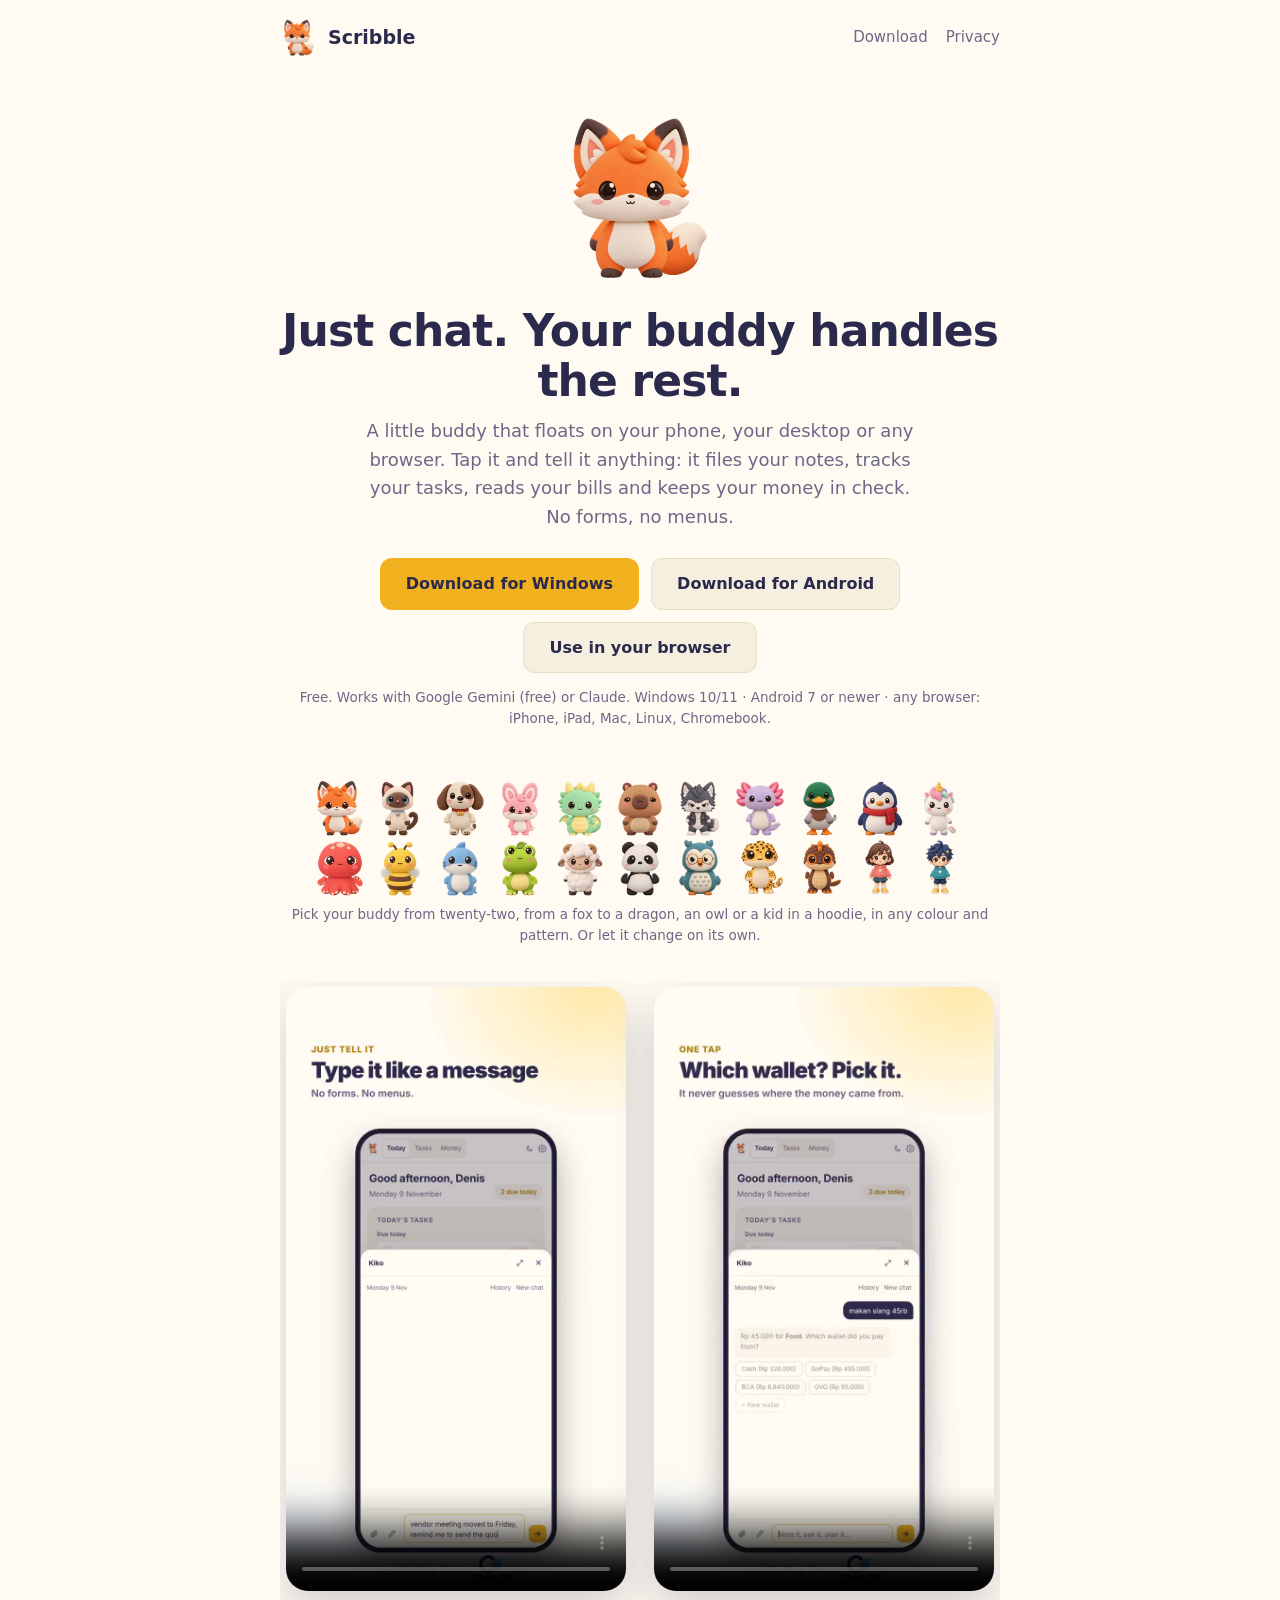
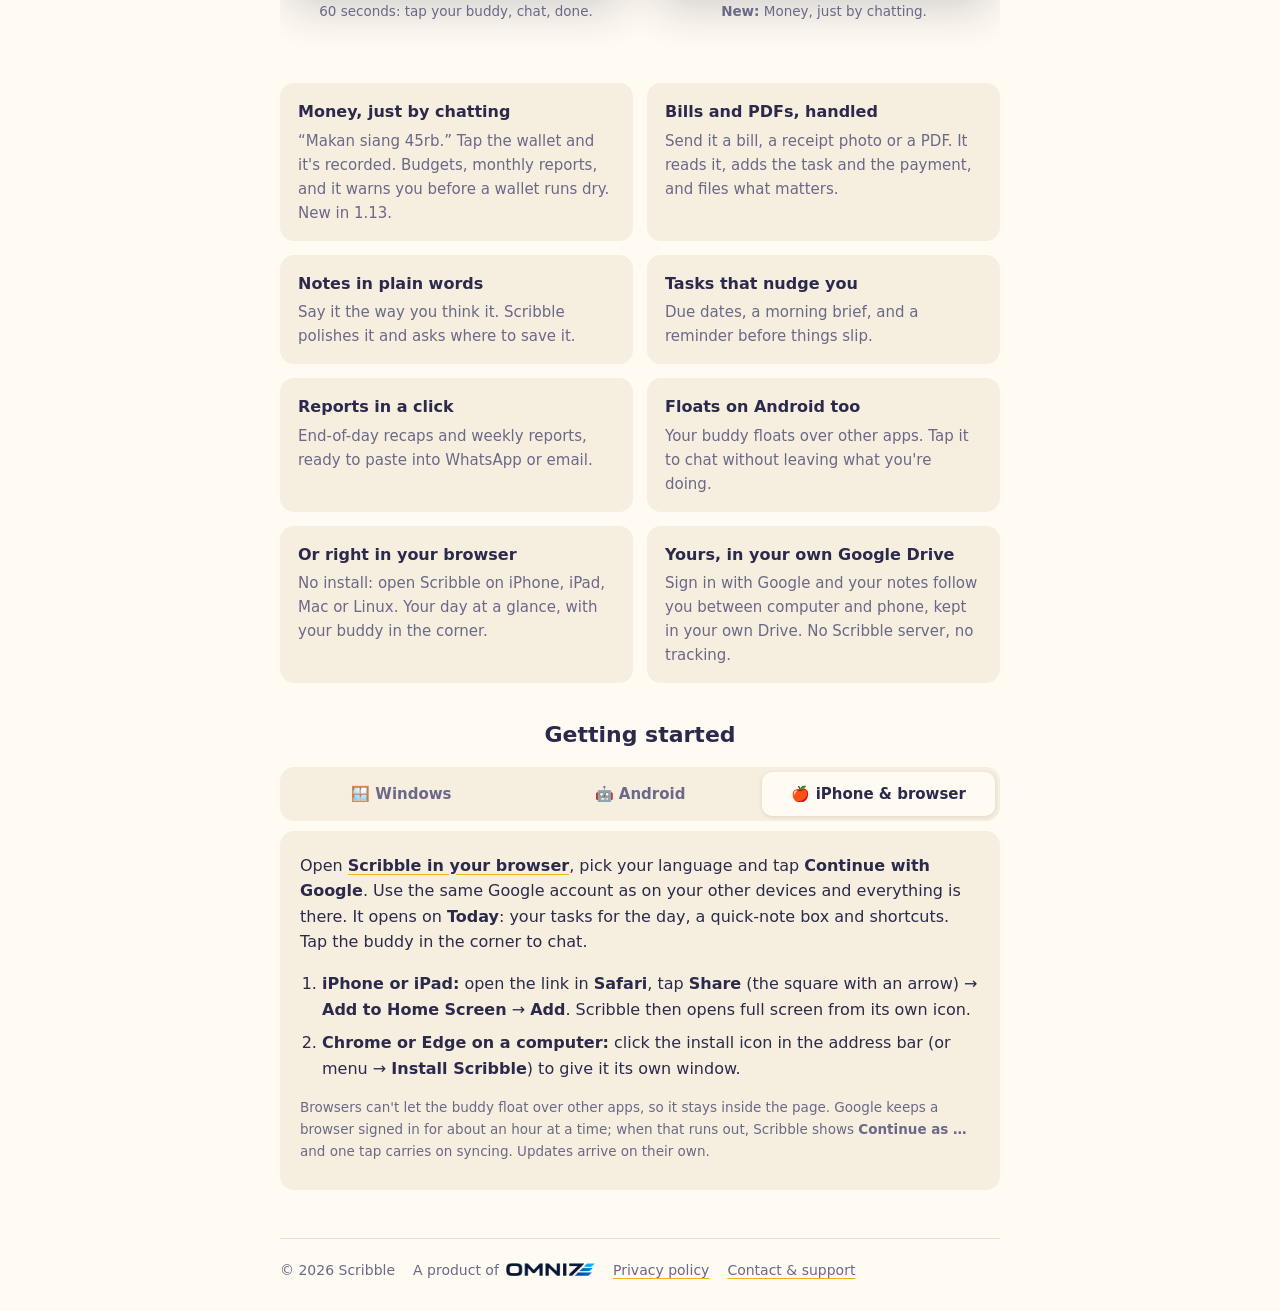
<file: index.html>
<!doctype html>
<html lang="en">
<head>
<meta charset="utf-8">
<meta name="viewport" content="width=device-width, initial-scale=1">
<title>Scribble — your floating note buddy</title>
<meta name="description" content="A little buddy for your computer and phone that takes notes and tracks your tasks, powered by Google Gemini or Claude.">
<link rel="stylesheet" href="style.css">
<script data-goatcounter="https://denis-andrian000.goatcounter.com/count" async src="//gc.zgo.at/count.js"></script>
</head>
<body>
<div class="wrap">
<header class="top">
  <a class="logo" href="./"><img class="bd" src="media/buddy-fox-sm.webp" alt="">Scribble</a>
  <nav><a href="./#download">Download</a><a href="privacy.html">Privacy</a></nav>
</header>
<main>
<section class="hero">
  <img class="bd" src="media/buddy-fox.webp" alt="Scribble fox buddy" width="170" height="170">
  <h1>Just chat. Your buddy handles the rest.</h1>
  <p class="lead">A little buddy that floats on your phone, your desktop or any browser. Tap it and tell it anything: it files your notes, tracks your tasks, reads your bills and keeps your money in check. No forms, no menus.</p>
  <div class="btns" id="download">
    <a class="btn" href="https://github.com/denis-andrian000/scribble-releases/releases/latest">Download for Windows</a>
    <a class="btn alt" href="https://github.com/denis-andrian000/scribble-releases/releases/latest/download/Scribble-Android.apk">Download for Android</a>
    <a class="btn alt" href="app/">Use in your browser</a>
  </div>
  <p class="small">Free. Works with Google Gemini (free) or Claude. Windows 10/11 · Android 7 or newer · any browser: iPhone, iPad, Mac, Linux, Chromebook.</p>
  <div class="stats" id="stats" hidden>
    <span class="stat" id="st-dl" hidden><b></b> downloads</span>
    <span class="stat" id="st-v" hidden><b></b> visitors</span>
    <span class="stat" id="st-ver" hidden>Latest <b></b></span>
  </div>
  <script>
  // Live numbers, straight from GitHub (downloads of the Windows and Android apps) and GoatCounter (website visitors)
  (function () {
    var box = document.getElementById('stats');
    function put(id, v) { var e = document.getElementById(id); e.querySelector('b').textContent = v; e.hidden = false; box.hidden = false; }
    function fmt(n) { return n.toLocaleString('en-US'); }
    fetch('https://api.github.com/repos/denis-andrian000/scribble-releases/releases?per_page=100').then(function (r) { return r.ok ? r.json() : []; }).then(function (rels) {
      var n = 0, latest = '';
      rels.forEach(function (r) {
        if (r.draft || r.prerelease) return;
        if (!latest) latest = r.tag_name;
        (r.assets || []).forEach(function (a) { if (/\.(exe|apk)$/.test(a.name)) n += a.download_count; });
      });
      if (n) put('st-dl', fmt(n));
      if (latest) put('st-ver', latest);
    }).catch(function () {});
    fetch('https://denis-andrian000.goatcounter.com/counter/TOTAL.json').then(function (r) { return r.ok ? r.json() : null; }).then(function (d) {
      if (d && d.count && Number(String(d.count).replace(/\D/g, '')) > 0) put('st-v', d.count);
    }).catch(function () {});
  })();
  </script>
  <div class="friends"><img class="bd" src="media/buddy-fox-sm.webp" alt="Fox" title="Fox" width="80" height="80" loading="lazy"><img class="bd" src="media/buddy-cat-sm.webp" alt="Cat" title="Cat" width="80" height="80" loading="lazy"><img class="bd" src="media/buddy-dog-sm.webp" alt="Dog" title="Dog" width="80" height="80" loading="lazy"><img class="bd" src="media/buddy-bunny-sm.webp" alt="Bunny" title="Bunny" width="80" height="80" loading="lazy"><img class="bd" src="media/buddy-dragon-sm.webp" alt="Dragon" title="Dragon" width="80" height="80" loading="lazy"><img class="bd" src="media/buddy-capybara-sm.webp" alt="Capybara" title="Capybara" width="80" height="80" loading="lazy"><img class="bd" src="media/buddy-wolf-sm.webp" alt="Wolf" title="Wolf" width="80" height="80" loading="lazy"><img class="bd" src="media/buddy-axolotl-sm.webp" alt="Axolotl" title="Axolotl" width="80" height="80" loading="lazy"><img class="bd" src="media/buddy-duck-sm.webp" alt="Duck" title="Duck" width="80" height="80" loading="lazy"><img class="bd" src="media/buddy-penguin-sm.webp" alt="Penguin" title="Penguin" width="80" height="80" loading="lazy"><img class="bd" src="media/buddy-unicorn-sm.webp" alt="Unicorn" title="Unicorn" width="80" height="80" loading="lazy"><img class="bd" src="media/buddy-octopus-sm.webp" alt="Octopus" title="Octopus" width="80" height="80" loading="lazy"><img class="bd" src="media/buddy-bee-sm.webp" alt="Bee" title="Bee" width="80" height="80" loading="lazy"><img class="bd" src="media/buddy-shark-sm.webp" alt="Shark" title="Shark" width="80" height="80" loading="lazy"><img class="bd" src="media/buddy-frog-sm.webp" alt="Frog" title="Frog" width="80" height="80" loading="lazy"><img class="bd" src="media/buddy-lamb-sm.webp" alt="Lamb" title="Lamb" width="80" height="80" loading="lazy"><img class="bd" src="media/buddy-panda-sm.webp" alt="Panda" title="Panda" width="80" height="80" loading="lazy"><img class="bd" src="media/buddy-owl-sm.webp" alt="Owl" title="Owl" width="80" height="80" loading="lazy"><img class="bd" src="media/buddy-gecko-sm.webp" alt="Gecko" title="Gecko" width="80" height="80" loading="lazy"><img class="bd" src="media/buddy-skink-sm.webp" alt="Skink" title="Skink" width="80" height="80" loading="lazy"><img class="bd" src="media/buddy-girl-sm.webp" alt="Girl" title="Girl" width="80" height="80" loading="lazy"><img class="bd" src="media/buddy-boy-sm.webp" alt="Boy" title="Boy" width="80" height="80" loading="lazy"></div>
  <p class="small friends-cap">Pick your buddy from twenty-two, from a fox to a dragon, an owl or a kid in a hoodie, in any colour and pattern. Or let it change on its own.</p>
</section>

<section class="demo">
  <div class="vids">
    <figure><video src="media/scribble-demo.mp4" poster="media/scribble-demo.jpg" autoplay muted loop playsinline controls preload="metadata" aria-label="60-second demo: tap your buddy, chat, and it handles the rest"></video><figcaption class="small">60 seconds: tap your buddy, chat, done.</figcaption></figure>
    <figure><video src="media/scribble-money.mp4" poster="media/scribble-money.jpg" muted loop playsinline controls preload="metadata" aria-label="30-second demo of Money: spending tracked by chatting"></video><figcaption class="small"><b>New:</b> Money, just by chatting.</figcaption></figure>
  </div>
</section>

<section class="grid">
  <div class="card"><b>Money, just by chatting</b><p>“Makan siang 45rb.” Tap the wallet and it's recorded. Budgets, monthly reports, and it warns you before a wallet runs dry. New in 1.13.</p></div>
  <div class="card"><b>Bills and PDFs, handled</b><p>Send it a bill, a receipt photo or a PDF. It reads it, adds the task and the payment, and files what matters.</p></div>
  <div class="card"><b>Notes in plain words</b><p>Say it the way you think it. Scribble polishes it and asks where to save it.</p></div>
  <div class="card"><b>Tasks that nudge you</b><p>Due dates, a morning brief, and a reminder before things slip.</p></div>
  <div class="card"><b>Reports in a click</b><p>End-of-day recaps and weekly reports, ready to paste into WhatsApp or email.</p></div>
  <div class="card"><b>Floats on Android too</b><p>Your buddy floats over other apps. Tap it to chat without leaving what you're doing.</p></div>
  <div class="card"><b>Or right in your browser</b><p>No install: open Scribble on iPhone, iPad, Mac or Linux. Your day at a glance, with your buddy in the corner.</p></div>
  <div class="card"><b>Yours, in your own Google Drive</b><p>Sign in with Google and your notes follow you between computer and phone, kept in your own Drive. No Scribble server, no tracking.</p></div>
</section>

<section class="guide" id="guide">
<h2>Getting started</h2>
<div class="tabs" role="tablist" aria-label="Your device">
  <button role="tab" id="tab-windows" aria-controls="p-windows" data-p="windows">🪟 Windows</button>
  <button role="tab" id="tab-android" aria-controls="p-android" data-p="android">🤖 Android</button>
  <button role="tab" id="tab-web" aria-controls="p-web" data-p="web">🍎 iPhone &amp; browser</button>
</div>
<div class="panel" role="tabpanel" id="p-windows" aria-labelledby="tab-windows">
<p>Install Scribble, sign in with Google, then pick an AI. A short guide shows you how to get a free Google Gemini key, or a Claude key, in about a minute.</p>
<p><a class="btn" href="https://github.com/denis-andrian000/scribble-releases/releases/latest">Download for Windows</a></p>
<p class="small">Windows may say "Windows protected your PC" because the installer isn't signed yet. Click <b>More info → Run anyway</b>.</p>
</div>
<div class="panel" role="tabpanel" id="p-android" aria-labelledby="tab-android" hidden>
<p>Scribble isn't in the Play Store. You install it straight from this page:</p>
<ol class="steps">
  <li>Open this page <b>on your phone or tablet</b> and tap <b>Download for Android</b>.</li>
  <li>Open the downloaded file (<i>Scribble-Android.apk</i>). If Android asks, allow your browser to <b>install unknown apps</b>, go back, and tap <b>Install</b>. If Play Protect warns about an unknown app, tap <b>More details → Install anyway</b>.</li>
  <li>Open Scribble, pick your language and tap <b>Continue with Google</b>. Use the same Google account as on your computer and your notes, tasks and chats appear.</li>
  <li><b>Floating buddy:</b> tap the small window button at the top, or go to <b>Settings → App → Floating buddy</b>. The first time, Android asks to let Scribble <b>display over other apps</b>; turn it on for Scribble and come back.</li>
  <li><b>Tap</b> the buddy to chat, <b>hold</b> it to open Scribble, <b>drag</b> it anywhere, or drop it on the <b>✕</b> to put it away.</li>
</ol>
<p class="small">Updates: Scribble tells you when a new version is ready (or check in <b>Settings → App → Updates</b>). Download it and tap Install; your notes stay as they are.</p>
<p class="small">If the buddy disappears after a while, your phone may be closing Scribble to save battery. In Android settings, open <b>Apps → Scribble → Battery</b> and choose <b>Unrestricted</b> (the name varies by phone).</p>
</div>
<div class="panel" role="tabpanel" id="p-web" aria-labelledby="tab-web" hidden>
<p>Open <a href="app/"><b>Scribble in your browser</b></a>, pick your language and tap <b>Continue with Google</b>. Use the same Google account as on your other devices and everything is there. It opens on <b>Today</b>: your tasks for the day, a quick-note box and shortcuts. Tap the buddy in the corner to chat.</p>
<ol class="steps">
  <li><b>iPhone or iPad:</b> open the link in <b>Safari</b>, tap <b>Share</b> (the square with an arrow) → <b>Add to Home Screen</b> → <b>Add</b>. Scribble then opens full screen from its own icon.</li>
  <li><b>Chrome or Edge on a computer:</b> click the install icon in the address bar (or menu → <b>Install Scribble</b>) to give it its own window.</li>
</ol>
<p class="small">Browsers can't let the buddy float over other apps, so it stays inside the page. Google keeps a browser signed in for about an hour at a time; when that runs out, Scribble shows <b>Continue as …</b> and one tap carries on syncing. Updates arrive on their own.</p>
</div>
</section>
<script>
(function () {
  var tabs = [].slice.call(document.querySelectorAll('.tabs [role=tab]'));
  function show(id, focus) {
    tabs.forEach(function (t) { var on = t.dataset.p === id; t.setAttribute('aria-selected', on); t.tabIndex = on ? 0 : -1; document.getElementById('p-' + t.dataset.p).hidden = !on; if (on && focus) t.focus(); });
  }
  tabs.forEach(function (t, i) {
    t.addEventListener('click', function () { show(t.dataset.p); history.replaceState(null, '', '#' + t.dataset.p); });
    t.addEventListener('keydown', function (e) { var d = e.key === 'ArrowRight' ? 1 : e.key === 'ArrowLeft' ? -1 : 0; if (d) show(tabs[(i + d + tabs.length) % tabs.length].dataset.p, true); });
  });
  // open on the visitor's own device (or a #windows / #android / #web link)
  var h = location.hash.slice(1), ua = navigator.userAgent;
  var guess = /android/i.test(ua) ? 'android' : /iphone|ipad|macintosh|linux|cros/i.test(ua) && !/windows/i.test(ua) ? 'web' : 'windows';
  show(['windows', 'android', 'web'].indexOf(h) >= 0 ? h : guess);
  if (h && ['windows', 'android', 'web'].indexOf(h) >= 0) document.getElementById('guide').scrollIntoView();
})();
</script>
</main>
<footer>
  <span>© 2026 Scribble</span>
  <span class="by">A product of <img class="l" src="media/omniz.png" alt="Omniz"><img class="d" src="media/omniz-dark.png" alt="Omniz"></span>
  <a href="privacy.html">Privacy policy</a>
  <a href="https://github.com/denis-andrian000/scribble-releases/issues">Contact &amp; support</a>
</footer>
</div>
</body>
</html>
</file>
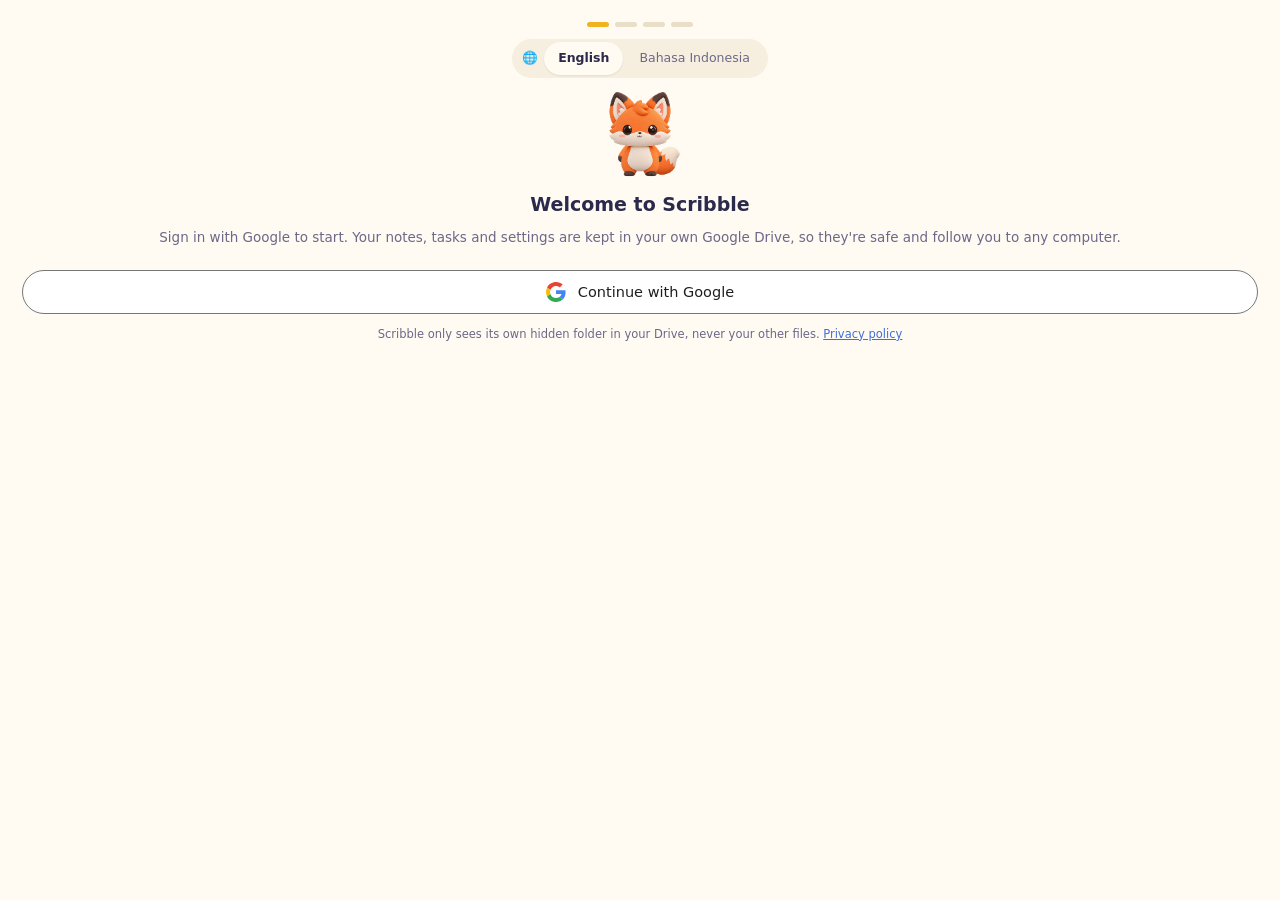
<file: app-beta/index.html>
<!doctype html>
<html>
<head>
<meta name="viewport" content="width=device-width, initial-scale=1, viewport-fit=cover">
<meta name="theme-color" content="#FFFBF2">
<meta name="description" content="Scribble: your note buddy. Notes, tasks and chat, synced with your Google Drive.">
<meta name="apple-mobile-web-app-capable" content="yes">
<meta name="mobile-web-app-capable" content="yes">
<meta name="apple-mobile-web-app-title" content="Scribble">
<meta name="apple-mobile-web-app-status-bar-style" content="default">
<link rel="manifest" href="manifest.webmanifest">
<link rel="icon" href="icon-32.png">
<link rel="apple-touch-icon" href="icon-180.png">
<meta charset="utf-8">
<meta http-equiv="Content-Security-Policy" content="default-src 'self'; script-src 'self' https://accounts.google.com; frame-src 'self' https://accounts.google.com; style-src 'self' 'unsafe-inline' https://accounts.google.com; img-src 'self' data: blob: https://*.googleusercontent.com https://denis-andrian000.goatcounter.com; connect-src 'self' blob: data: https://*.googleapis.com https://oauth2.googleapis.com https://accounts.google.com https://api.anthropic.com https://generativelanguage.googleapis.com https://api.github.com https://openrouter.ai; media-src 'self' blob: data:">
<title>Scribble</title>
<link rel="stylesheet" href="panel.css">
<link rel="stylesheet" href="mobile.css">
<link rel="stylesheet" href="today.css">
<script src="pwa.js" defer></script>
</head>
<body class="android web">
<div id="boot-splash" aria-hidden="true"><style>
#boot-splash{position:fixed;inset:0;z-index:9999;display:flex;flex-direction:column;align-items:center;justify-content:center;background:#FFFBF2;color:#2B2A4C;font:700 30px/1.2 system-ui,-apple-system,"Segoe UI",sans-serif;transition:opacity .35s}
#boot-splash.gone{opacity:0;pointer-events:none}#boot-splash{animation:bsAuto .4s 10s forwards}@keyframes bsAuto{to{opacity:0;visibility:hidden}}#boot-splash>img{width:120px;height:120px;margin-bottom:14px}
#boot-splash .bs-by{position:absolute;bottom:calc(36px + env(safe-area-inset-bottom));display:flex;flex-direction:column;align-items:center;gap:6px;font:500 12px/1 system-ui,sans-serif;letter-spacing:.1em;color:#8E8BA8}
#boot-splash .bs-by img{height:18px}#boot-splash .d{display:none}
@media (prefers-color-scheme:dark){#boot-splash{background:#1F1E2E;color:#ECE9F5}#boot-splash .l{display:none}#boot-splash .d{display:block}}
</style><img src="icon-192.png" alt=""><span>Scribble</span><div class="bs-by"><span>FROM</span><img class="l" src="brand/omniz.png" alt="Omniz"><img class="d" src="brand/omniz-dark.png" alt="Omniz"></div></div>
<div id="card">
  <header>
    <div class="brand"><span class="logo"></span><span class="bname">Scribble</span></div>
    <nav>
      <button data-tab="chat" class="on">Chat</button>
      <button data-tab="tasks" data-area="work">Tasks</button>
      <button data-tab="money" id="nav-money" hidden>Money</button>
    </nav>
    <div class="hdr-actions">
      <button class="icon" id="btn-theme" title="Switch light / dark">
        <svg class="i-sun" viewBox="0 0 24 24"><circle cx="12" cy="12" r="4"/><path d="M12 2v2M12 20v2M4.9 4.9l1.4 1.4M17.7 17.7l1.4 1.4M2 12h2M20 12h2M4.9 19.1l1.4-1.4M17.7 6.3l1.4-1.4"/></svg>
        <svg class="i-moon" viewBox="0 0 24 24"><path d="M20 14.5A8 8 0 0 1 9.5 4a8 8 0 1 0 10.5 10.5Z"/></svg>
      </button>
      <button class="icon" id="btn-wide" title="Expand to full screen (F11)">
        <svg class="i-expand" viewBox="0 0 24 24"><path d="M4 9V4h5M20 9V4h-5M4 15v5h5M20 15v5h-5"/></svg>
        <svg class="i-shrink" viewBox="0 0 24 24"><path d="M9 4v5H4M15 4v5h5M9 20v-5H4M15 20v-5h5"/></svg>
      </button>
      <button class="icon" id="btn-settings" title="Settings">
        <svg viewBox="0 0 24 24"><path d="M12 15.5a3.5 3.5 0 1 0 0-7 3.5 3.5 0 0 0 0 7Z"/><path d="M19.4 15a1.7 1.7 0 0 0 .3 1.8l.1.1a2 2 0 1 1-2.8 2.8l-.1-.1a1.7 1.7 0 0 0-1.8-.3 1.7 1.7 0 0 0-1 1.5V21a2 2 0 1 1-4 0v-.1a1.7 1.7 0 0 0-1.1-1.5 1.7 1.7 0 0 0-1.8.3l-.1.1a2 2 0 1 1-2.8-2.8l.1-.1a1.7 1.7 0 0 0 .3-1.8 1.7 1.7 0 0 0-1.5-1H3a2 2 0 1 1 0-4h.1a1.7 1.7 0 0 0 1.5-1.1 1.7 1.7 0 0 0-.3-1.8l-.1-.1a2 2 0 1 1 2.8-2.8l.1.1a1.7 1.7 0 0 0 1.8.3h0a1.7 1.7 0 0 0 1-1.5V3a2 2 0 1 1 4 0v.1a1.7 1.7 0 0 0 1 1.5 1.7 1.7 0 0 0 1.8-.3l.1-.1a2 2 0 1 1 2.8 2.8l-.1.1a1.7 1.7 0 0 0-.3 1.8v0a1.7 1.7 0 0 0 1.5 1H21a2 2 0 1 1 0 4h-.1a1.7 1.7 0 0 0-1.5 1Z"/></svg>
      </button>
      <button class="icon" id="btn-close" title="Hide (Esc)">
        <svg viewBox="0 0 24 24"><path d="M6 6l12 12M18 6L6 18"/></svg>
      </button>
    </div>
  </header>

  <!-- CHAT -->
  <section id="view-chat" class="view on">
    <div class="chat-bar">
      <span id="chat-date"></span>
      <span class="spacer"></span>
      <button class="link" id="btn-undo" title="Undo the last save" hidden>↶ Undo</button>
      <button class="link" id="btn-history" title="Past chats">History</button>
      <button class="link" id="btn-newchat">New chat</button>
    </div>
    <div id="old-banner" class="old-banner" hidden>
      <span id="old-label"></span>
      <button class="link" id="btn-today">Back to today →</button>
    </div>
    <div id="messages"></div>
    <div id="empty" class="empty">
      <p class="hello">Hi! Tell me anything worth remembering. I'll file it.</p>
      <div class="chips">
        <button>✨ What should I do now?</button>
        <button>🤔 Think something through with me</button>
        <button>🗓 Plan my week</button>
        <button data-meeting="1">🎙 Meeting notes</button>
        <button data-wins="1">🏆 My week</button>
        <button>📋 What's on my plate today?</button>
        <button>🧾 Summarize my day</button>
        <button>🗣️ Write my stand-up for today</button>
        <button>📁 Show my projects and where they stand</button>
        <button data-brief="1">☀️ Today's brief</button>
        <button data-kind="weekly">📝 Weekly report</button>
      </div>
    </div>
    <div id="history" class="history" hidden>
      <div class="list-head"><span>Past chats</span><span class="spacer"></span><button class="link" id="history-close">Close</button></div>
      <div id="history-list"></div>
    </div>
    <div class="drop-hint">Drop to attach</div>
    <div id="attach-row" class="att-row" hidden></div>
    <form id="composer">
      <button id="btn-attach" type="button" class="icon" title="Attach a screenshot, PDF or text file (you can also paste or drop them here)">
        <svg viewBox="0 0 24 24"><path d="M20.5 11.5l-8.2 8.2a5 5 0 0 1-7.1-7.1l8.5-8.5a3.3 3.3 0 0 1 4.7 4.7l-8.5 8.5a1.7 1.7 0 0 1-2.4-2.4l7.8-7.8"/></svg>
      </button>
      <button id="btn-pen" type="button" class="icon" title="Write by hand (pen or finger): your buddy reads it">
        <svg viewBox="0 0 24 24"><path d="M15.2 5.2l3.6 3.6M4 20l1-4.6L16.4 4a1.8 1.8 0 0 1 2.6 0l1 1a1.8 1.8 0 0 1 0 2.6L8.6 19 4 20z"/></svg>
      </button>
      <button id="btn-snip" type="button" class="icon" title="Snip an area of the screen into the chat">
        <svg viewBox="0 0 24 24"><circle cx="6" cy="6" r="3"/><circle cx="6" cy="18" r="3"/><path d="M8.6 7.6 20 18M8.6 16.4 20 6"/></svg>
      </button>
      <input type="file" id="file-pick" multiple hidden accept="image/*,.pdf,.txt,.md,.csv,.log,.json,.xml,.yml,.yaml,.ini,.conf,.cfg,.sql,.js,.ts,.py,.sh,.ps1,.html,.css,.toml">
      <textarea id="input" rows="1" placeholder="Note it, ask it, plan it…"></textarea>
      <button id="btn-mic" type="button" class="icon" title="Talk instead of typing">
        <svg viewBox="0 0 24 24"><rect x="9" y="3" width="6" height="11" rx="3"/><path d="M5.5 11a6.5 6.5 0 0 0 13 0M12 17.5V21"/></svg>
      </button>
      <button id="send" type="submit" title="Send (Enter)">
        <svg viewBox="0 0 24 24"><path d="M5 12h13M13 6l6 6-6 6"/></svg>
      </button>
    </form>
  </section>

  <!-- NOTEBOOK -->
  <section id="view-notebook" class="view">
    <div id="nb-list">
      <div class="seg area-seg" role="tablist" aria-label="Tasks or notebook"><button type="button" data-sub="tasks">Tasks</button><button type="button" data-sub="notebook">Notebook</button></div>
      <div class="list-head">
        <span>Your notebook</span>
        <span class="spacer"></span>
        <button class="link" id="btn-newpage" title="New page at the top level">+ Page</button>
        <button class="link" id="btn-newfolder" title="New folder at the top level">+ Folder</button>
        <button class="link" id="btn-openfolder">Open folder</button>
      </div>
      <div class="search-box">
        <svg viewBox="0 0 24 24"><circle cx="11" cy="11" r="6.5"/><path d="M16 16l4.5 4.5"/></svg>
        <input id="nb-search" type="search" placeholder="Search pages and tasks (Ctrl+F)" autocomplete="off">
        <button class="link" id="nb-clear" hidden>Clear</button>
      </div>
      <div id="nb-results" hidden></div>
      <div id="nb-tree"></div>
    </div>
    <div id="nb-page" hidden>
      <div class="page-bar">
        <button class="link" id="nb-back">← All pages</button>
        <span id="nb-path"></span>
        <span class="spacer"></span>
        <button class="link" id="nb-edit">Edit</button>
        <button class="link" id="nb-external" title="Open in your editor">↗</button>
      </div>
      <article id="nb-content" class="md"></article>
      <div id="nb-editor" hidden>
        <div id="nb-changed" class="old-banner" hidden><span>This page changed outside Scribble.</span><button class="link" id="nb-reload">Load the new version</button></div>
        <textarea id="nb-text" spellcheck="false"></textarea>
        <article id="nb-preview" class="md preview"></article>
        <div class="editor-actions">
          <button class="link" id="nb-toggle-preview">Hide preview</button>
          <span class="spacer"></span>
          <button class="btn ghost" id="nb-cancel">Cancel</button>
          <button class="btn" id="nb-save">Save</button>
        </div>
      </div>
    </div>
  </section>


  <!-- MONEY -->
  <section id="view-money" class="view">
    <div class="mn-head">
      <h2 class="mn-title">Money</h2>
      <div class="mn-month">
        <button class="icon mn-prev" id="mn-prev" title="Previous month"><svg viewBox="0 0 24 24"><path d="M15 6l-6 6 6 6"/></svg></button>
        <button class="mn-mlabel" id="mn-mlabel"></button>
        <button class="icon mn-next" id="mn-next" title="Next month"><svg viewBox="0 0 24 24"><path d="M9 6l6 6-6 6"/></svg></button>
      </div>
      <span class="spacer"></span>
      <button class="link" id="mn-wallets-btn">Wallets</button>
      <button class="link" id="mn-cats-btn">Categories</button>
      <button class="link" id="mn-export" title="Download this month as a CSV file (Excel, Google Sheets)">Export</button>
      <button class="btn" id="mn-add">+ Record</button>
    </div>
    <div class="mn-body" id="mn-body">
      <div class="mn-totals" id="mn-totals">
        <div class="mn-tot"><span>Money in</span><b class="in" id="mn-in">Rp 0</b><small id="mn-in-n"></small></div>
        <div class="mn-tot"><span>Money out</span><b class="out" id="mn-out">Rp 0</b><small id="mn-out-n"></small></div>
        <div class="mn-tot"><span>Left this month</span><b id="mn-left">Rp 0</b><small id="mn-left-n"></small></div>
        <div class="mn-tot dark"><span>All wallets</span><b id="mn-all">Rp 0</b><small id="mn-all-n"></small></div>
      </div>
      <div class="mn-wallets" id="mn-wallets"></div>
      <div class="mn-plans" id="mn-plans"></div>
      <div class="mn-reports" id="mn-reports">
        <div class="mn-card"><div class="mn-card-head"><h4>Spending by category</h4></div><div class="mn-donut-wrap"><svg id="mn-donut" viewBox="0 0 150 150" role="img" aria-label="Spending by category"></svg><ul id="mn-legend" class="mn-legend"></ul></div></div>
        <div class="mn-card"><div class="mn-card-head"><h4>Budgets</h4></div><div id="mn-budgets" class="mn-budgets"></div></div>
        <div class="mn-card"><div class="mn-card-head"><h4>Group by</h4><select id="mn-pivot"><option value="category">Category</option><option value="wallet">Wallet</option><option value="day">Day</option></select></div><table class="mn-pivot" id="mn-pivot-t"></table></div>
        <div class="mn-card"><div class="mn-card-head"><h4>In vs out, last 6 months</h4></div><svg id="mn-trend" viewBox="0 0 440 170" role="img" aria-label="Money in and out per month"></svg></div>
      </div>
      <div class="mn-table-box">
        <div class="mn-filters" id="mn-filters">
          <div class="search-box"><svg viewBox="0 0 24 24"><circle cx="11" cy="11" r="6.5"/><path d="M16 16l4.5 4.5"/></svg><input id="mn-q" type="search" placeholder="Search records" autocomplete="off"></div>
          <select id="mn-f-kind"><option value="">In &amp; out</option><option value="in">Money in</option><option value="out">Money out</option><option value="transfer">Transfers</option></select>
          <select id="mn-f-cat"><option value="">All categories</option></select>
          <select id="mn-f-wallet"><option value="">All wallets</option></select>
        </div>
        <div class="mn-scroll"><table class="mn-table" id="mn-table"><thead><tr><th>Date</th><th>Description</th><th>Category</th><th>Wallet</th><th class="r">Amount</th><th class="act"></th></tr></thead><tbody id="mn-rows"></tbody></table></div>
        <div class="mn-empty" id="mn-empty"><p>No records this month yet.</p><p>Tell your buddy what you spent or earned, like <i>“makan siang 45rb pake GoPay”</i> or <i>“gajian masuk 8,5 juta”</i>.</p></div>
      </div>
    </div>
  </section>

  <!-- TASKS -->
  <section id="view-tasks" class="view">
    <div class="task-toolbar">
      <div class="seg area-seg" role="tablist" aria-label="Tasks or notebook"><button type="button" data-sub="tasks">Tasks</button><button type="button" data-sub="notebook">Notebook</button></div>
      <div class="seg" id="task-filter-seg">
        <button data-filter="open" class="on">Open</button>
        <button data-filter="done">Done</button>
        <button data-filter="all">All</button>
      </div>
      <div class="seg view-seg" id="task-view-seg">
        <button data-view="tree" title="Grouped by area, category and project">Tree</button>
        <button data-view="table" title="Sortable table">Table</button>
        <button data-view="timeline" title="Projects over time, from start date to due date">Timeline</button>
      </div>
      <div class="tbl-filters" id="tbl-filters">
        <input type="search" id="tf-q" placeholder="Filter tasks…">
        <select id="tf-status"><option value="">All statuses</option><option value="todo">To do</option><option value="doing">In progress</option><option value="hold">On hold</option></select>
        <select id="tf-pri"><option value="">All priorities</option><option value="high">High</option><option value="medium">Medium</option><option value="low">Low</option><option value="none">Not set</option></select>
        <select id="tf-cat"><option value="">All categories</option></select>
        <label class="tf-check"><input type="checkbox" id="tf-need"> ⚠ Needs details</label>
        <span class="tf-count" id="tf-count"></span>
      </div>
    </div>
    <div id="task-list"></div>
    <div id="task-table" hidden></div>
    <div id="task-timeline" hidden></div>
  </section>

  <!-- SETTINGS -->
  <section id="view-settings" class="view">
    <div class="set-tabs seg" id="set-tabs">
      <button type="button" data-st="app" class="on">App</button>
      <button type="button" data-st="buddy">Buddy</button>
    </div>
    <div class="settings" id="set-buddy" hidden>
      <div id="avatar-editor"></div>
      <input type="file" id="av-file" accept="image/*" hidden>
      <details class="set-sec" data-sec="b-expert"><summary><b>Expert help</b><small class="set-sum-hint" id="x-sum">Opinions and tips while you work</small></summary><div class="set-body">
        <div class="field"><span>Your buddy's expertise</span>
          <input id="x-role" maxlength="80" autocomplete="off">
          <small id="x-role-hint"></small>
        </div>
        <div class="field"><span>Opinions while you work</span>
          <div class="seg small" id="x-op">
            <button type="button" data-op="off">Off</button>
            <button type="button" data-op="useful">When useful</button>
            <button type="button" data-op="often">Often</button>
          </div>
          <small id="x-op-hint"></small>
        </div>
        <label class="toggle"><input type="checkbox" id="x-honest"><span>Tell me honestly when something looks risky or there's a better way</span></label>
        <label class="toggle"><input type="checkbox" id="x-next"><span>Offer to do the next step (a checklist, a draft message, a script outline)</span></label>
        <small>Also: it asks how you fixed things and reminds you next time, offers to chase people a task is waiting on, spots tasks that keep slipping or come back every month, and talks a decision through with you. Opinions are suggestions written by your AI model; your buddy says when it isn't sure and never changes anything without your OK.</small>
      </div></details>
      <details class="set-sec" data-sec="b-memory"><summary><b>Memory</b><small class="set-sum-hint" id="m-sum">What your buddy knows about you</small></summary><div class="set-body">
        <small>Your buddy keeps this from your chats and uses it without being asked. Read every line, delete any, or add your own. It's the page Memory.md in your notebook, so it syncs.</small>
        <label class="toggle"><input type="checkbox" id="m-on"><span>Remember things from our chats</span></label>
        <label class="toggle"><input type="checkbox" id="m-learn"><span>Learn from our chats on its own (after a chat goes quiet)</span></label>
        <label class="toggle"><input type="checkbox" id="m-chats"><span>Look back at past chats when it helps</span></label>
        <div id="m-list" class="m-list"></div>
        <div class="m-past"><button class="btn" id="m-past" type="button">🧠 Learn from past chats</button><small id="m-past-hint">Reads your old chats once. You review the list before anything is saved.</small></div>
        <div id="m-review" class="m-review" hidden></div>
        <div class="m-add"><select id="m-sec" class="mini"></select><input id="m-text" placeholder="Tell your buddy something to remember…" autocomplete="off"><button class="btn" id="m-add" type="button">Add</button></div>
        <div class="m-foot"><small>Never kept: passwords, PINs, card or ID numbers, or health details unless you ask.</small><button class="link danger" id="m-clear" type="button">Forget everything</button></div>
      </div></details>
      <details class="set-sec" data-sec="b-voice"><summary><b>Voice</b><small class="set-sum-hint">Your buddy speaks its replies</small></summary><div class="set-body">
      <label class="toggle"><input type="checkbox" id="v-on"><span>Voice: your buddy says its replies out loud <em class="beta">new</em></span></label>
      <div class="sync-box voice-box" id="v-box" hidden>
        <small>Voice uses OpenRouter's voice models with your own OpenRouter key. Spoken replies are English only for now; Indonesian replies stay in text. Talking to your buddy with the mic works in English and Indonesian.</small>
        <label class="v-field"><span>OpenRouter API key</span>
          <span class="v-keyrow"><input type="password" id="v-key" placeholder="sk-or-…" autocomplete="off"><button class="btn ghost" id="v-test" type="button">Test</button></span>
        </label>
        <small>Get a free key at <button type="button" class="link" data-url="https://openrouter.ai/keys">openrouter.ai/keys</button>.</small>
        <div class="v-status" id="v-status"></div>
        <div id="v-more" hidden>
          <label class="v-field"><span>Voice model</span><select id="v-model"></select></label>
          <label class="v-field"><span>Cuteness <b id="v-cute-val"></b></span><input type="range" id="v-cute" min="1" max="1.6" step="0.05"></label>
          <div class="v-field"><span>Your buddy's voice</span>
            <span class="v-keyrow"><button class="btn ghost" id="v-try" type="button">Play a sample</button><button class="btn ghost" id="v-keep" type="button" disabled>Keep this voice</button><button class="link" id="v-forget" type="button" hidden>Forget it</button></span>
          </div>
          <small id="v-kept-note"></small>
        </div>
      </div>
      </div></details>
    </div>
    <div class="settings" id="set-app">
      <details class="set-sec" data-sec="a-acct"><summary><b>Account &amp; updates</b><small class="set-sum-hint">Google account, sync status, new versions</small></summary><div class="set-body">
      <div class="field">
        <span>Account</span>
        <div class="acct" id="acct">
          <img id="acct-pic" alt="" referrerpolicy="no-referrer">
          <div class="acct-txt"><b id="acct-name"></b><small id="acct-email"></small><small id="acct-sync" class="acct-sync"></small><div class="upd-bar" id="acct-bar" hidden><i></i></div></div>
          <div class="acct-acts"><button type="button" class="link" id="acct-sync-now">Sync now</button><button type="button" class="link danger" id="acct-out">Sign out</button></div>
        </div>
        <small>Your notebook, tasks, chats, settings and AI keys are kept in a hidden Scribble folder in your own Google Drive.</small>
      </div>
      <div class="field">
        <span>Updates</span>
        <div class="upd" id="upd">
          <div class="upd-txt"><b id="upd-ver"></b><small id="upd-msg"></small><div class="upd-bar" id="upd-bar" hidden><i></i></div></div>
          <button type="button" class="btn ghost" id="upd-check">Check for updates</button>
          <button type="button" class="btn" id="upd-install" hidden>Restart to update</button>
        </div>
      </div>
      </div></details>
      <details class="set-sec" data-sec="a-ai"><summary><b>AI</b><small class="set-sum-hint">Your AI keys and what each one does</small></summary><div class="set-body">
      <small>Add one or more keys. Your buddy picks the right one for each job: chatting, reading photos and PDFs, the mic, meeting notes and its voice.</small>
      <div id="ai-list" class="ai-list"></div>
      <details class="ai-add" id="ai-add">
        <summary>+ Add an API key</summary>
        <div class="ai-form">
          <div class="ai-pick" id="ai-pick"></div>
          <div class="ai-about" id="ai-about"></div>
          <textarea id="ai-key" rows="2" spellcheck="false" placeholder="Paste the key here"></textarea>
          <select id="ai-provider" hidden><option value="auto">Detect automatically</option></select>
          <input id="ai-label" type="hidden">
          <div class="ai-row" id="ai-url-row" hidden><input id="ai-url" type="text" placeholder="Server URL, e.g. http://localhost:11434/v1"></div>
          <div class="ai-row" id="ai-gcp-row" hidden><input id="ai-project" type="text" placeholder="Project ID (from the JSON if empty)"><input id="ai-region" type="text" placeholder="Region (global)"></div>
          <div class="ai-result" id="ai-result" hidden></div>
          <div class="row end"><button class="btn ghost" id="ai-test" type="button">Test</button><button class="btn" id="ai-save" type="button" disabled>Add</button></div>
          <small>Keys stay encrypted on your devices. <span id="ai-keylink"></span> <button type="button" class="link inline" id="ai-howto">How do I get a key?</button></small>
        </div>
      </details>
      <label class="toggle"><input type="checkbox" id="s-fallback"><span>Rotate between my keys automatically when one is busy or runs out of free use</span></label>
      </div></details>
      <details class="set-sec" data-sec="a-general"><summary><b>General</b><small class="set-sum-hint">Language, look, shortcuts</small></summary><div class="set-body">
      <div class="field"><span>Language</span>
        <div class="seg small lang-seg" id="s-lang" data-no-i18n>
          <button type="button" data-lang="en">English</button>
          <button type="button" data-lang="id">Bahasa Indonesia</button>
        </div>
      </div>
      <div class="field"><span>Appearance</span>
        <div class="seg small" id="s-theme">
          <button type="button" data-theme="system">System</button>
          <button type="button" data-theme="light">Light</button>
          <button type="button" data-theme="dark">Dark</button>
        </div>
      </div>
      <label class="toggle"><input type="checkbox" id="s-confirm"><span>Ask me before saving anything (polished preview + where it goes)</span></label>
      <label class="toggle"><input type="checkbox" id="s-gravity"><span>Buddy drops to the bottom of the screen after dragging</span></label>
      <label class="toggle"><input type="checkbox" id="s-login"><span>Start Scribble when I log in</span></label>
      <label class="toggle" id="s-call-row"><input type="checkbox" id="s-call"><span>Drop the buddy on a Meet, Zoom or Teams window to listen and write meeting notes (uses one of your AI keys; a free Groq or Gemini key works)</span></label>
      <div class="field"><span>Shortcuts</span>
        <div class="kbd-row"><button type="button" class="kbd-btn" id="k-panel"></button><small>Open / close this panel</small></div>
        <div class="kbd-row"><button type="button" class="kbd-btn" id="k-quick"></button><small>Quick capture: tell your buddy something from any app</small></div>
        <div class="kbd-row"><button type="button" class="kbd-btn" id="k-capture"></button><small>Save what you copied to Inbox</small></div>
        <label class="toggle"><input type="checkbox" id="s-capture"><span>Clipboard capture hotkey on</span></label>
        <small>Click a shortcut, then press the new keys. <span id="k-msg" class="kbd-bad"></span></small>
      </div>
      </div></details>
      <details class="set-sec" data-sec="a-time"><summary><b>Time &amp; reminders</b><small class="set-sum-hint">Working hours, quiet hours, recaps</small></summary><div class="set-body">
      <small>When your buddy works with you, when it stays quiet, and when it checks in.</small>
      <div class="field"><span>Working hours</span>
        <div class="day-chips" id="r-daychips"></div>
        <div class="t-row">From <input type="time" id="r-wstart" class="mini"> to <input type="time" id="r-wend" class="mini"></div>
        <label class="toggle"><input type="checkbox" id="r-workonly"><span>Only nudge me about tasks during working hours</span></label>
      </div>
      <div class="field"><span>Do not disturb</span>
        <label class="toggle"><input type="checkbox" id="r-quiet"><span>Quiet hours from <input type="time" id="r-qfrom" class="mini"> to <input type="time" id="r-qto" class="mini"></span></label>
        <small>Your buddy keeps anything that comes up and tells you when quiet hours end.</small>
      </div>
      <div class="field"><span>My day</span>
        <div class="t-row">A new day starts at <input type="time" id="r-daystart" class="mini"></div>
        <small>Notes and spending after midnight still count as "today" until then. Handy for late nights.</small>
      </div>
      <div class="field"><span>Your buddy checks in</span>
        <label class="toggle"><input type="checkbox" id="r-brief"><span>Morning brief from <input type="time" id="r-btime" class="mini"> <button class="link" id="r-brief-now" type="button">show now</button></span></label>
        <label class="toggle"><input type="checkbox" id="r-midday"><span>Midday check at <input type="time" id="r-mtime" class="mini"></span></label>
        <label class="toggle"><input type="checkbox" id="r-recap"><span>End-of-day recap at <input type="time" id="r-time" class="mini"></span></label>
        <label class="toggle"><input type="checkbox" id="r-weekly"><span>Weekly report on
          <select id="r-wday" class="mini"><option value="1">Monday</option><option value="2">Tuesday</option><option value="3">Wednesday</option><option value="4">Thursday</option><option value="5">Friday</option><option value="6">Saturday</option><option value="0">Sunday</option></select>
          for <input type="text" id="r-to" class="mini" placeholder="your manager" style="width: 100px"></span></label>
        <label class="toggle r-money"><input type="checkbox" id="r-mevening"><span>Evening money recap at <input type="time" id="r-metime" class="mini"></span></label>
        <label class="toggle r-money"><input type="checkbox" id="r-mmonthly"><span>Monthly money report on the 1st</span></label>
      </div>
      <div class="field"><span>Reminders</span>
        <div class="t-row"><span>Tasks with a time</span><select id="r-timeahead" class="mini"><option value="0">No reminder</option><option value="10">10 min before</option><option value="30">30 min before</option><option value="60">1 hour before</option><option value="120">2 hours before</option></select></div>
        <div class="t-row"><span>Tasks due</span><select id="r-dueahead" class="mini"><option value="0">On the day</option><option value="1">1 day before</option><option value="2">2 days before</option><option value="3">3 days before</option></select></div>
        <div class="t-row r-money"><span>Bills and planned payments</span><select id="r-billsahead" class="mini"><option value="0">On the day</option><option value="1">1 day before</option><option value="2">2 days before</option><option value="3">3 days before</option><option value="7">A week before</option></select></div>
        <div class="t-row r-money"><span>Budget warning at</span><select id="r-budgetwarn" class="mini"><option value="50">50%</option><option value="70">70%</option><option value="80">80%</option><option value="90">90%</option><option value="100">100%</option></select></div>
      </div>
      <div class="field"><span>How chatty</span>
        <div class="seg small" id="r-chatty">
          <button type="button" data-chatty="quiet">Quiet</button>
          <button type="button" data-chatty="normal">Normal</button>
          <button type="button" data-chatty="chatty">Chatty</button>
        </div>
        <small id="r-chatty-hint"></small>
        <div id="r-talk">
          <label class="toggle"><input type="checkbox" id="r-talkback"><span>Says hi when you're back at the computer</span></label>
          <label class="toggle"><input type="checkbox" id="r-talkquiet"><span>Checks in when it's been quiet for a while</span></label>
          <label class="toggle"><input type="checkbox" id="r-talksmall"><span>Small talk: lunch, Friday afternoon, working late</span></label>
          <label class="toggle"><input type="checkbox" id="r-talkcheer"><span>Cheers when you tick off a task</span></label>
        </div>
        <label class="toggle"><input type="checkbox" id="r-askback"><span>Asks you things back in the chat</span></label>
      </div>
      <small>Everything your buddy says is written by the AI model in Settings → AI, using your tone and language. Task and project names are shown exactly as you wrote them. If the model can't be reached, reminders still arrive as plain notifications.</small>
      </div></details>
      <details class="set-sec" data-sec="a-tasks"><summary><b>Tasks</b><small class="set-sum-hint">What you call the folder levels</small></summary><div class="set-body">
      <div class="lv-row">
        <label class="field-row cell"><span class="f-label">Top folder</span><input id="lv-area" maxlength="24"></label>
        <label class="field-row cell"><span class="f-label">Inside it</span><input id="lv-category" maxlength="24"></label>
        <label class="field-row cell"><span class="f-label">With the tasks</span><input id="lv-project" maxlength="24"></label>
      </div>
      <small>The Tasks tree, cards, menus and your buddy all use these names. Every task should sit in the last level; tasks that don't are shown under General with a warning.</small>
      </div></details>
      <details class="set-sec" data-sec="a-money"><summary><b>Money</b><small class="set-sum-hint">Track spending and income by chatting</small></summary><div class="set-body">
      <label class="toggle"><input type="checkbox" id="s-money"><span>Money: keep track of what you spend and earn, by chatting <em class="beta">new</em></span></label>
      </div></details>
      <details class="set-sec" data-sec="a-data"><summary><b>Notebook, sync &amp; backup</b><small class="set-sum-hint">Folder, backups, import</small></summary><div class="set-body">
      <div class="field">
        <span>Notebook folder</span>
        <div class="folder"><code id="s-folder"></code></div>
        <div class="row"><button class="btn ghost" id="s-pick">Change…</button><button class="btn ghost" id="s-open">Open</button></div>
      </div>
      <div class="field">
        <span>Sync &amp; backup</span>
        <div class="sync-box">
          <div>Sync: <span class="sync-state" id="sync-state"></span></div>
          <div id="sync-drive"></div>
          <div class="row"><button class="btn ghost" id="sync-pick" type="button">Use another synced folder…</button></div>
          <div>Local backup: <span id="backup-last"></span>. One copy a day, the last 20 are kept.</div>
          <div class="row"><button class="btn ghost" id="backup-now" type="button">Back up now</button><button class="btn ghost" id="backup-open" type="button">Open backups</button></div>
        </div>
      </div>
      <div class="field">
        <span>Import</span>
        <div class="sync-box">
          <small>Bring in tasks and projects from a Scribble import file (for example your converted Excel tracker). Safe to run twice.</small>
          <div class="row"><button class="btn ghost" id="import-btn" type="button">Import tasks from file…</button></div>
          <div id="import-result" class="import-result" hidden></div>
        </div>
      </div>
      </div></details>
      <details class="set-sec" data-sec="a-news" id="news-sec"><summary><b>What's new</b><small class="set-sum-hint" id="news-sum"></small></summary><div class="set-body">
        <div class="seg small" id="news-filter">
          <button type="button" data-k="all" class="on">All</button>
          <button type="button" data-k="feature">Features</button>
          <button type="button" data-k="fix">Bug fixes</button>
        </div>
        <div id="news-list" class="news-list"></div>
        <small>Older versions: <button type="button" class="link" data-url="https://github.com/denis-andrian000/scribble-releases/releases">all releases</button></small>
      </div></details>
      <div class="row end"><span id="s-saved"></span><button class="btn" id="s-save">Save</button></div>
      <div class="about">
        <span class="about-by">A product of <img src="brand/omniz.png" class="brand-l" alt="Omniz"><img src="brand/omniz-dark.png" class="brand-d" alt="Omniz"></span>
        <small><button type="button" class="link" data-url="https://denis-andrian000.github.io/scribble-releases/">Website</button> · <button type="button" class="link" data-url="https://denis-andrian000.github.io/scribble-releases/privacy.html">Privacy policy</button> · <button type="button" class="link" data-url="https://github.com/denis-andrian000/scribble-releases/issues">Help &amp; feedback</button></small>
      </div>
    </div>
  </section>

  <!-- FIRST-RUN SETUP: connect an AI (Gemini free, or Claude) -->
  <div id="onboard" hidden>
    <div class="ob-sync" id="ob-sync" hidden><span id="ob-sync-txt"></span><div class="upd-bar"><i></i></div></div>
    <div class="ob-page" data-ob="signin">
      <div class="lang-pick" data-no-i18n role="group" aria-label="Language / Bahasa">
        <span aria-hidden="true">🌐</span>
        <button type="button" data-lang="en">English</button>
        <button type="button" data-lang="id">Bahasa Indonesia</button>
      </div>
      <div class="ob-buddy" id="ob-buddy0"></div>
      <div class="ob-steps-dots"><span class="on"></span><span></span><span></span><span></span></div>
      <h2>Welcome to Scribble</h2>
      <p class="ob-lead">Sign in with Google to start. Your notes, tasks and settings are kept in your own Google Drive, so they're safe and follow you to any computer.</p>
      <button type="button" class="gsi" id="ob-google">
        <svg viewBox="0 0 48 48" width="20" height="20" aria-hidden="true"><path fill="#EA4335" d="M24 9.5c3.54 0 6.71 1.22 9.21 3.6l6.85-6.85C35.9 2.38 30.47 0 24 0 14.62 0 6.51 5.38 2.56 13.22l7.98 6.19C12.43 13.72 17.74 9.5 24 9.5z"/><path fill="#4285F4" d="M46.98 24.55c0-1.57-.15-3.09-.38-4.55H24v9.02h12.94c-.58 2.96-2.26 5.48-4.78 7.18l7.73 6c4.51-4.18 7.09-10.36 7.09-17.65z"/><path fill="#FBBC05" d="M10.53 28.59c-.48-1.45-.76-2.99-.76-4.59s.27-3.14.76-4.59l-7.98-6.19C.92 16.46 0 20.12 0 24c0 3.88.92 7.54 2.56 10.78l7.97-6.19z"/><path fill="#34A853" d="M24 48c6.48 0 11.93-2.13 15.89-5.81l-7.73-6c-2.15 1.45-4.92 2.3-8.16 2.3-6.26 0-11.57-4.22-13.47-9.91l-7.98 6.19C6.51 42.62 14.62 48 24 48z"/></svg>
        <span>Continue with Google</span>
      </button>
      <div class="ob-status" id="ob-sign-status" hidden></div>
      <div class="ob-help" id="ob-sign-help" hidden>
        <span id="ob-help-txt">Browser didn't open?</span>
        <div class="ob-help-row">
          <button type="button" class="btn ghost" id="ob-open-again">Open again</button>
          <button type="button" class="btn ghost" id="ob-copy-link">Copy link</button>
          <button type="button" class="link" id="ob-cancel">Cancel</button>
        </div>
        <small>"Copy link", then paste it into Chrome or Edge and sign in there. Scribble continues by itself once you're done.</small>
      </div>
      <p class="ob-foot">Scribble only sees its own hidden folder in your Drive, never your other files. <a href="#" data-ext="https://denis-andrian000.github.io/scribble-releases/privacy.html">Privacy policy</a></p>
    </div>

    <div class="ob-page" data-ob="choose" hidden>
      <div class="ob-buddy" id="ob-buddy"></div>
      <div class="ob-steps-dots"><span class="on"></span><span class="on"></span><span></span><span></span></div>
      <h2>Hi! Let's give me a brain.</h2>
      <p class="ob-lead">I need an AI key to think, write notes and track your tasks. Pick one — it takes about a minute.</p>
      <button type="button" class="ob-choice" data-pick="gemini">
        <span class="ob-logo gem">✦</span>
        <span class="ob-txt"><b>Google Gemini <em class="ob-tag free">Free</em></b>
          <small>Free with any Google account. No credit card. Daily limits that are fine for personal use.</small></span>
        <span class="ob-go">›</span>
      </button>
      <button type="button" class="ob-choice" data-pick="anthropic">
        <span class="ob-logo cla">✳</span>
        <span class="ob-txt"><b>Claude <em class="ob-tag paid">Paid</em></b>
          <small>The smartest at notes and tasks. Pay as you go: a few dollars of credit lasts a long time.</small></span>
        <span class="ob-go">›</span>
      </button>
      <p class="ob-foot">Not sure? Start with Gemini. You can add the other one later in Settings → App.</p>
      <button type="button" class="link ob-skip" id="ob-skip">Skip for now</button>
      <p class="ob-foot ob-who" id="ob-who"></p>
    </div>

    <div class="ob-page" data-ob="guide" hidden>
      <button type="button" class="link ob-back" id="ob-back">‹ Back</button>
      <h2 id="ob-title"></h2>
      <ol class="ob-steps" id="ob-steps"></ol>
      <button type="button" class="btn ob-open" id="ob-open"></button>
      <label class="ob-paste">
        <span>Paste your key here</span>
        <input id="ob-key" type="password" autocomplete="off" spellcheck="false">
      </label>
      <div class="ob-status" id="ob-status" hidden></div>
      <button type="button" class="btn ob-connect" id="ob-connect" disabled>Connect</button>
      <p class="ob-foot" id="ob-note"></p>
    </div>

    <div class="ob-page" data-ob="buddy" hidden>
      <div class="ob-steps-dots"><span class="on"></span><span class="on"></span><span class="on"></span><span></span></div>
      <h2>Make it yours</h2>
      <div class="ob-bd-top">
        <div class="ob-bd-preview av-live" id="ob-bd-preview"></div>
        <label class="ob-paste ob-bd-name"><span>Name your buddy</span><input id="ob-bd-name" type="text" maxlength="24" placeholder="Scribble"></label>
      </div>
      <div class="ob-sub">Pick a look</div>
      <div class="ob-tpl" id="ob-tpl"></div>
      <div class="ob-sub">Personality</div>
      <div class="ob-temper" id="ob-temper"></div>
      <p class="ob-foot">You can change the shape, colours and accessories any time in Settings → Buddy.</p>
      <button type="button" class="btn ob-connect" id="ob-bd-next">Continue</button>
    </div>

    <div class="ob-page" data-ob="done" hidden>
      <div class="ob-buddy happy" id="ob-buddy2"></div>
      <div class="ob-steps-dots"><span class="on"></span><span class="on"></span><span class="on"></span><span class="on"></span></div>
      <h2 id="ob-done-title">All set!</h2>
      <p class="ob-lead" id="ob-done-msg"></p>
      <button type="button" class="btn ob-connect" id="ob-start">Start chatting</button>
    </div>
  </div>
</div>
<script src="chars.js"></script>
<script src="rig.js"></script>
<script src="sounds.js"></script>
<script src="money-view.js"></script>
<script src="planner.js"></script>
<script src="timeline.js"></script>
<script src="voice.js"></script>
<script src="meeting.js"></script>
<script src="wins.js"></script>
<script src="engine.js"></script>
</body>
</html>
</file>
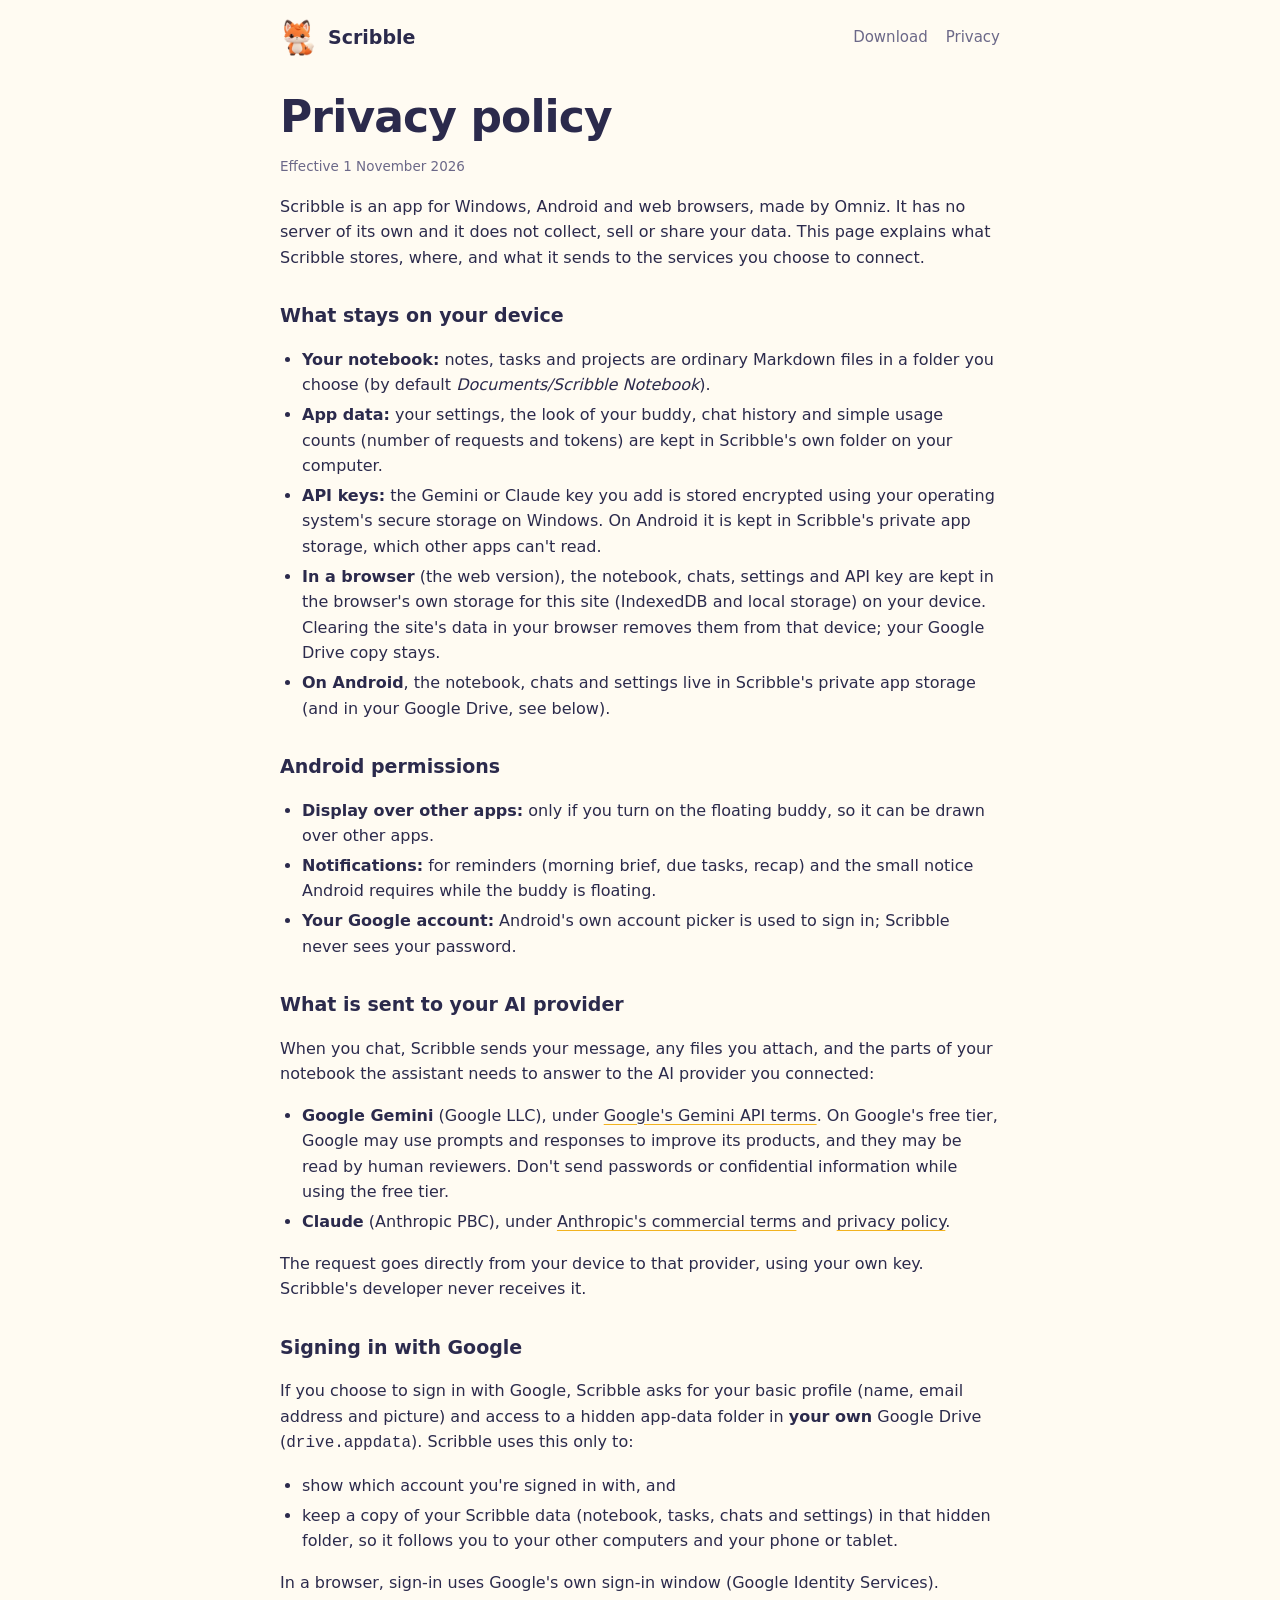
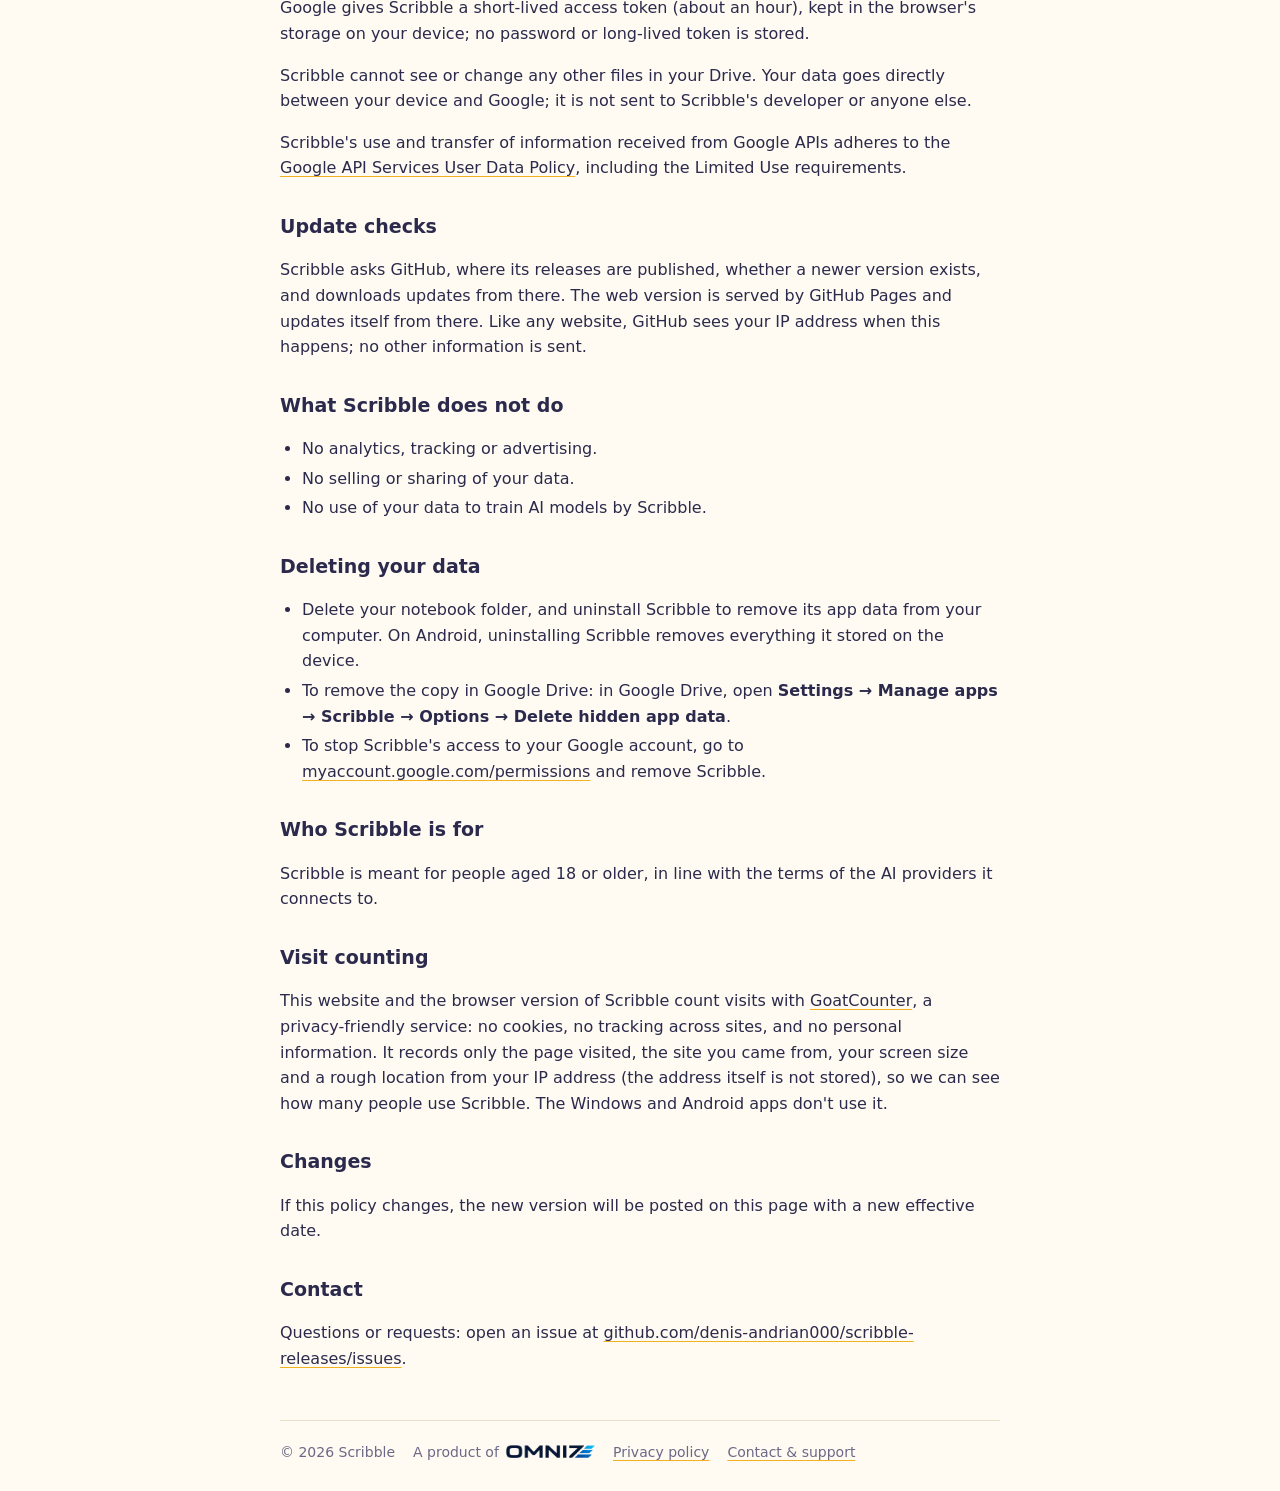
<file: privacy.html>
<!doctype html>
<html lang="en">
<head>
<meta charset="utf-8">
<meta name="viewport" content="width=device-width, initial-scale=1">
<title>Scribble — Privacy policy</title>
<meta name="description" content="How Scribble handles your data.">
<link rel="stylesheet" href="style.css">
<script data-goatcounter="https://denis-andrian000.goatcounter.com/count" async src="//gc.zgo.at/count.js"></script>
</head>
<body>
<div class="wrap">
<header class="top">
  <a class="logo" href="./"><img class="bd" src="media/buddy-fox-sm.webp" alt="">Scribble</a>
  <nav><a href="./#download">Download</a><a href="privacy.html">Privacy</a></nav>
</header>
<main class="doc">
<h1>Privacy policy</h1>
<p class="small">Effective 1 November 2026</p>

<p>Scribble is an app for Windows, Android and web browsers, made by Omniz. It has no server of its own and it does not collect, sell or share your data. This page explains what Scribble stores, where, and what it sends to the services you choose to connect.</p>

<h2>What stays on your device</h2>
<ul>
  <li><b>Your notebook:</b> notes, tasks and projects are ordinary Markdown files in a folder you choose (by default <i>Documents/Scribble Notebook</i>).</li>
  <li><b>App data:</b> your settings, the look of your buddy, chat history and simple usage counts (number of requests and tokens) are kept in Scribble's own folder on your computer.</li>
  <li><b>API keys:</b> the Gemini or Claude key you add is stored encrypted using your operating system's secure storage on Windows. On Android it is kept in Scribble's private app storage, which other apps can't read.</li>
  <li><b>In a browser</b> (the web version), the notebook, chats, settings and API key are kept in the browser's own storage for this site (IndexedDB and local storage) on your device. Clearing the site's data in your browser removes them from that device; your Google Drive copy stays.</li>
  <li><b>On Android</b>, the notebook, chats and settings live in Scribble's private app storage (and in your Google Drive, see below).</li>
</ul>

<h2>Android permissions</h2>
<ul>
  <li><b>Display over other apps:</b> only if you turn on the floating buddy, so it can be drawn over other apps.</li>
  <li><b>Notifications:</b> for reminders (morning brief, due tasks, recap) and the small notice Android requires while the buddy is floating.</li>
  <li><b>Your Google account:</b> Android's own account picker is used to sign in; Scribble never sees your password.</li>
</ul>

<h2>What is sent to your AI provider</h2>
<p>When you chat, Scribble sends your message, any files you attach, and the parts of your notebook the assistant needs to answer to the AI provider you connected:</p>
<ul>
  <li><b>Google Gemini</b> (Google LLC), under <a href="https://ai.google.dev/gemini-api/terms">Google's Gemini API terms</a>. On Google's free tier, Google may use prompts and responses to improve its products, and they may be read by human reviewers. Don't send passwords or confidential information while using the free tier.</li>
  <li><b>Claude</b> (Anthropic PBC), under <a href="https://www.anthropic.com/legal/commercial-terms">Anthropic's commercial terms</a> and <a href="https://www.anthropic.com/legal/privacy">privacy policy</a>.</li>
</ul>
<p>The request goes directly from your device to that provider, using your own key. Scribble's developer never receives it.</p>

<h2>Signing in with Google</h2>
<p>If you choose to sign in with Google, Scribble asks for your basic profile (name, email address and picture) and access to a hidden app-data folder in <b>your own</b> Google Drive (<code>drive.appdata</code>). Scribble uses this only to:</p>
<ul>
  <li>show which account you're signed in with, and</li>
  <li>keep a copy of your Scribble data (notebook, tasks, chats and settings) in that hidden folder, so it follows you to your other computers and your phone or tablet.</li>
</ul>
<p>In a browser, sign-in uses Google's own sign-in window (Google Identity Services). Google gives Scribble a short-lived access token (about an hour), kept in the browser's storage on your device; no password or long-lived token is stored.</p>
<p>Scribble cannot see or change any other files in your Drive. Your data goes directly between your device and Google; it is not sent to Scribble's developer or anyone else.</p>
<p>Scribble's use and transfer of information received from Google APIs adheres to the <a href="https://developers.google.com/terms/api-services-user-data-policy">Google API Services User Data Policy</a>, including the Limited Use requirements.</p>

<h2>Update checks</h2>
<p>Scribble asks GitHub, where its releases are published, whether a newer version exists, and downloads updates from there. The web version is served by GitHub Pages and updates itself from there. Like any website, GitHub sees your IP address when this happens; no other information is sent.</p>

<h2>What Scribble does not do</h2>
<ul>
  <li>No analytics, tracking or advertising.</li>
  <li>No selling or sharing of your data.</li>
  <li>No use of your data to train AI models by Scribble.</li>
</ul>

<h2>Deleting your data</h2>
<ul>
  <li>Delete your notebook folder, and uninstall Scribble to remove its app data from your computer. On Android, uninstalling Scribble removes everything it stored on the device.</li>
  <li>To remove the copy in Google Drive: in Google Drive, open <b>Settings → Manage apps → Scribble → Options → Delete hidden app data</b>.</li>
  <li>To stop Scribble's access to your Google account, go to <a href="https://myaccount.google.com/permissions">myaccount.google.com/permissions</a> and remove Scribble.</li>
</ul>

<h2>Who Scribble is for</h2>
<p>Scribble is meant for people aged 18 or older, in line with the terms of the AI providers it connects to.</p>

<h2>Visit counting</h2>
<p>This website and the browser version of Scribble count visits with <a href="https://www.goatcounter.com/">GoatCounter</a>, a privacy-friendly service: no cookies, no tracking across sites, and no personal information. It records only the page visited, the site you came from, your screen size and a rough location from your IP address (the address itself is not stored), so we can see how many people use Scribble. The Windows and Android apps don't use it.</p>

<h2>Changes</h2>
<p>If this policy changes, the new version will be posted on this page with a new effective date.</p>

<h2>Contact</h2>
<p>Questions or requests: open an issue at <a href="https://github.com/denis-andrian000/scribble-releases/issues">github.com/denis-andrian000/scribble-releases/issues</a>.</p>
</main>
<footer>
  <span>© 2026 Scribble</span>
  <span class="by">A product of <img class="l" src="media/omniz.png" alt="Omniz"><img class="d" src="media/omniz-dark.png" alt="Omniz"></span>
  <a href="privacy.html">Privacy policy</a>
  <a href="https://github.com/denis-andrian000/scribble-releases/issues">Contact &amp; support</a>
</footer>
</div>
</body>
</html>
</file>
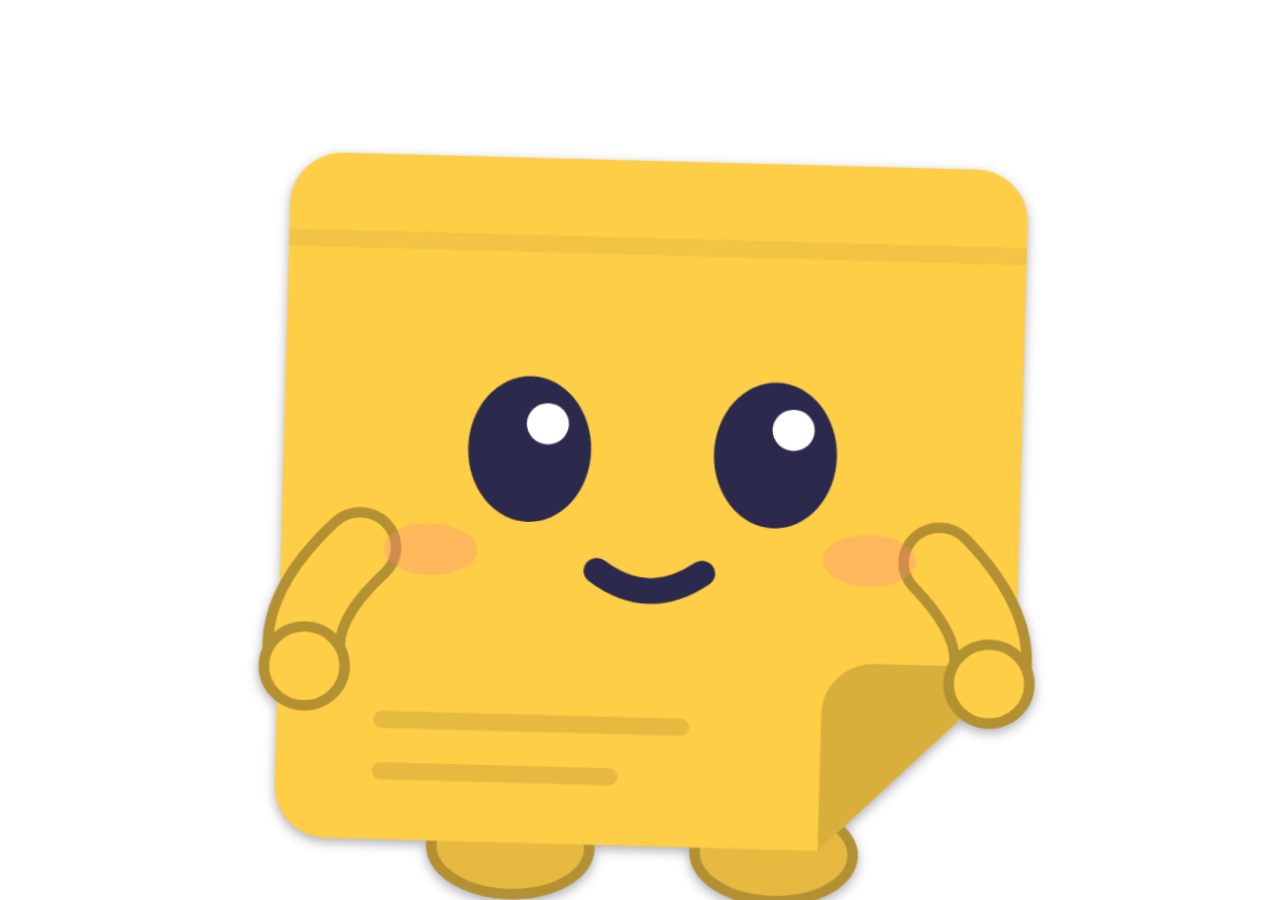
<file: app-beta/page-buddy.html>
<!doctype html>
<html>
<head>
<meta name="viewport" content="width=device-width, initial-scale=1">
<meta charset="utf-8">
<meta http-equiv="Content-Security-Policy" content="default-src 'self'; style-src 'self' 'unsafe-inline'; img-src 'self' data: blob:; connect-src 'self' blob: data:">
<title>Scribble</title>
<style>
  html, body { margin: 0; height: 100%; background: transparent; overflow: hidden; user-select: none; -webkit-user-select: none; }
  #stage { position: absolute; inset: 0; display: flex; align-items: flex-end; justify-content: center; padding-bottom: 6px; box-sizing: border-box; }
  #holder { width: 68vw; height: 68vw; cursor: grab; touch-action: none; }
  /* all motion of #buddy comes from buddy.js (60fps springs) */
  #buddy { width: 100%; height: 100%; overflow: visible; will-change: transform; filter: drop-shadow(0 4px 6px rgba(20, 18, 40, .35)); }
  body.held #holder { cursor: grabbing; }
  body.open #buddy { filter: drop-shadow(0 4px 6px rgba(20, 18, 40, .35)) brightness(1.06); }
  .corner { transform-box: fill-box; transform-origin: 0 0; animation: flutter 3.2s ease-in-out infinite; }
  @keyframes flutter { 0%,100% { transform: rotate(0) } 50% { transform: rotate(-6deg) } }

  .bubble { position: absolute; display: none; border-radius: 12px; box-shadow: 0 2px 6px rgba(0,0,0,.25); }
  #dots { top: 4px; right: 10px; background: #fff; padding: 5px 8px; }
  #dots span { display: inline-block; width: 5px; height: 5px; margin: 0 1.5px; border-radius: 50%; background: #2B2A4C; animation: dot 1s infinite; }
  #dots span:nth-child(2) { animation-delay: .15s } #dots span:nth-child(3) { animation-delay: .3s }
  @keyframes dot { 0%, 60%, 100% { opacity: .25; transform: translateY(0) } 30% { opacity: 1; transform: translateY(-3px) } }
  body.thinking #dots { display: block; animation: pop .25s cubic-bezier(.3,1.6,.5,1); }
  #ask { top: 2px; right: 12px; background: #FFCE47; color: #2B2A4C; font: 800 15px/1 sans-serif; padding: 5px 9px; animation: ask 1.2s ease-in-out infinite; }
  @keyframes ask { 0%,100% { transform: translateY(0) rotate(-6deg) } 50% { transform: translateY(-3px) rotate(6deg) } }
  body.asking #ask { display: block; }
  @keyframes pop { from { transform: scale(.3); opacity: 0 } }

  #zzz { position: absolute; top: 6px; right: 14px; display: none; font: 800 13px/1 sans-serif; color: #8E8BB0; text-shadow: 0 1px 2px rgba(0,0,0,.25); }
  #zzz span { position: absolute; opacity: 0; animation: zz 3s infinite; }
  #zzz span:nth-child(2) { animation-delay: 1s; font-size: 11px } #zzz span:nth-child(3) { animation-delay: 2s; font-size: 9px }
  @keyframes zz { 0% { opacity: 0; transform: translate(0, 14px) } 20% { opacity: 1 } 100% { opacity: 0; transform: translate(10px, -12px) } }
  body.zzz #zzz { display: block; }
  #clip { top: 4px; right: 8px; background: #fff; color: #2B2A4C; font: 700 12px/1 sans-serif; padding: 5px 8px; }
  body.clip #clip { display: block; animation: pop .3s cubic-bezier(.3,1.6,.5,1), fade 1.4s ease-in forwards; }
  @keyframes fade { 70% { opacity: 1 } 100% { opacity: 0 } }
  #bang { top: 2px; right: 12px; background: #FF6B6B; color: #fff; font: 900 15px/1 sans-serif; padding: 5px 10px; animation: ask .6s ease-in-out infinite; }
  body.alert #bang { display: block; }

  .spark { position: absolute; font: 700 14px sans-serif; color: #FFB703; opacity: 0; pointer-events: none; }
  body.happy .spark { animation: spark 1s ease-out; }
  .spark.s1 { left: 14px; top: 22px } .spark.s2 { right: 14px; top: 14px; animation-delay: .1s !important } .spark.s3 { right: 26px; top: 40px; animation-delay: .2s !important }
  @keyframes spark { 0% { opacity: 0; transform: scale(.4) } 30% { opacity: 1; transform: scale(1.2) } 100% { opacity: 0; transform: translateY(-12px) scale(.8) } }

  /* speech bubble for babbling */
  #say { position: absolute; top: 2px; left: 50%; transform: translateX(-50%); background: #fff; color: #2B2A4C; font: 800 11px/1.1 'Segoe UI', sans-serif; padding: 4px 8px; border-radius: 10px; white-space: nowrap; box-shadow: 0 2px 6px rgba(0,0,0,.25); opacity: 0; pointer-events: none; }
  #say::after { content: ''; position: absolute; left: 50%; bottom: -4px; margin-left: -4px; border: 4px solid transparent; border-bottom: 0; border-top-color: #fff; }
  #say.on { animation: sayIn .25s cubic-bezier(.3,1.6,.5,1) forwards; }
  @keyframes sayIn { from { opacity: 0; transform: translateX(-50%) scale(.4) } to { opacity: 1; transform: translateX(-50%) scale(1) } }
  body.thinking #say, body.asking #say, body.alert #say { display: none; }

  /* particles: hearts, notes, stars, bubbles, dust */
  .pt { position: absolute; pointer-events: none; font: 800 13px/1 sans-serif; transform: translate(-50%, -50%); animation: ptRise 1.5s ease-out forwards; }
  .pt.heart { color: #FF6B8A; } .pt.note { color: #8A7BFF; } .pt.star { color: #FFB703; } .pt.q, .pt.bang { color: #5E5B7A; font-size: 14px; }
  .pt.sweat { font-size: calc(11px * var(--s, 1)); animation: ptDrop .9s ease-out forwards; }
  .pt.bubble { width: calc(9px * var(--s, 1)); height: calc(9px * var(--s, 1)); border-radius: 50%; border: 1.6px solid #4F95E6; background: radial-gradient(circle at 35% 35%, #fff 0 22%, rgba(190,225,255,.55) 34%); animation: ptBubble 1.8s ease-out forwards; }
  .pt.puff { width: 9px; height: 9px; border-radius: 50%; background: rgba(200, 196, 220, .85); animation: ptPuff .6s ease-out forwards; }
  @keyframes ptRise { 0% { opacity: 0; transform: translate(-50%, -50%) scale(.3) } 18% { opacity: 1; transform: translate(-50%, -50%) scale(1.15) } 100% { opacity: 0; transform: translate(calc(-50% + var(--dx)), calc(-50% + var(--dy))) scale(.85) } }
  @keyframes ptBubble { 0% { opacity: 0; transform: translate(-50%, -50%) scale(.3) } 15% { opacity: 1 } 50% { transform: translate(calc(-50% + var(--dx) * .5 + 4px), calc(-50% + var(--dy) * .5)) } 90% { opacity: 1 } 100% { opacity: 0; transform: translate(calc(-50% + var(--dx)), calc(-50% + var(--dy))) scale(1.2) } }
  /* changing character: a cloud of smoke hides the old one while the new one appears */
  .smoke { position: fixed; inset: 0; pointer-events: none; z-index: 5; }
  .smoke i { position: absolute; width: 44vw; height: 44vw; margin: -22vw 0 0 -22vw; border-radius: 50%; background: radial-gradient(circle at 38% 34%, #fff 0, #f1eef6 40%, #d6d0e2 72%, rgba(214, 208, 226, 0) 74%); animation: smoke 1.4s cubic-bezier(.2, .9, .3, 1) var(--d) both; }
  @keyframes smoke { 0% { transform: scale(.1); opacity: 0 } 15% { opacity: 1 } 28% { transform: scale(1) } 55% { transform: scale(1.06); opacity: 1 } 100% { transform: translate(var(--dx), var(--dy)) scale(1.3); opacity: 0 } }
  @keyframes ptPuff { 0% { opacity: .9; transform: translate(-50%, -50%) scale(.3) } 100% { opacity: 0; transform: translate(calc(-50% + var(--dx)), calc(-50% + var(--dy))) scale(1.6) } }
  @keyframes ptDrop { 0% { opacity: 1; transform: translate(-50%, -50%) } 100% { opacity: 0; transform: translate(calc(-50% + var(--dx)), calc(-50% + var(--dy) + 22px)) } }

  /* hatching and growing up */
  body.glowing #buddy { filter: drop-shadow(0 0 6px #fff7c2) drop-shadow(0 0 12px #ffd86b) brightness(1.15); }
  #flash { position: absolute; left: 50%; top: 58%; width: 10px; height: 10px; margin: -5px 0 0 -5px; border-radius: 50%; background: radial-gradient(circle, #fff 0 30%, rgba(255, 230, 140, .7) 55%, transparent 70%); opacity: 0; pointer-events: none; }
  body.flash #flash { animation: flash .8s ease-out; }
  @keyframes flash { 0% { opacity: 1; transform: scale(1) } 100% { opacity: 0; transform: scale(14) } }

  /* ---- arms, feet and tail (drawn by avatar.js; pivots in the 100x100 drawing) ---- */
  #buddy .arm, #buddy .foot, #buddy #tail, #buddy #rig { transform-box: view-box; transition: transform .45s cubic-bezier(.3,1.5,.5,1); }
  #armL { transform-origin: 17px 58px; animation: swayL 3.4s ease-in-out infinite; }
  #armR { transform-origin: 83px 58px; animation: swayR 3.4s ease-in-out infinite; }
  #footL { transform-origin: 35px 88px; } #footR { transform-origin: 65px 88px; }
  #tail { transform-origin: 21px 82px; animation: wag 2.4s ease-in-out infinite; }
  #rig { transform-origin: 50px 60px; }
  @keyframes swayL { 50% { transform: rotate(7deg); } }
  @keyframes swayR { 50% { transform: rotate(-7deg); } }
  @keyframes wag { 0%, 100% { transform: rotate(-4deg); } 50% { transform: rotate(16deg); } }
  body.mood-happy #tail { animation-duration: .45s; }
  body.zzz #tail, body.zzz .arm { animation-duration: 7s; }
  /* tap: a wave */
  body.wave #armR { animation: wave .32s ease-in-out 5 alternate; }
  @keyframes wave { from { transform: rotate(-115deg); } to { transform: rotate(-160deg); } }
  /* happy: both arms up */
  body.mood-happy #armL { animation: none; transform: rotate(140deg); }
  body.mood-happy #armR { animation: none; transform: rotate(-140deg); }
  /* sleepy: a big stretch-and-yawn */
  body.mood-yawn #armL { animation: none; transform: rotate(155deg); }
  body.mood-yawn #armR { animation: none; transform: rotate(-155deg); }
  /* picked up: arms flail, feet dangle */
  body.held #armL { animation: flailL .22s ease-in-out infinite alternate; }
  body.held #armR { animation: flailR .22s ease-in-out infinite alternate; }
  body.held .foot { animation: dangle .3s ease-in-out infinite alternate; }
  body.held #footR { animation-delay: -.15s; }
  @keyframes flailL { from { transform: rotate(110deg); } to { transform: rotate(160deg); } }
  @keyframes flailR { from { transform: rotate(-110deg); } to { transform: rotate(-160deg); } }
  @keyframes dangle { from { transform: rotate(-14deg); } to { transform: rotate(14deg); } }
  body.mood-thinking #armR { animation: none; transform: rotate(-95deg) translate(-2px, 2px); }

  /* hanging on the side of the screen like a tree (Android, docked; shapes that cling) */
  body.cling-right #buddy[data-cling] #rig { transform: translate(6px, 0) rotate(-9deg); }
  body.cling-left #buddy[data-cling] #rig { transform: scale(-1, 1) translate(6px, 0) rotate(-9deg); }
  body.cling-right #buddy[data-cling] #armR, body.cling-left #buddy[data-cling] #armR { animation: none; transform: translate(4px, -14px) rotate(-62deg); }
  body.cling-right #buddy[data-cling] #armL, body.cling-left #buddy[data-cling] #armL { animation: none; transform: translate(70px, -4px) rotate(-118deg); }
  body.cling-right #buddy[data-cling] #footR, body.cling-left #buddy[data-cling] #footR { transform: translate(24px, -10px) rotate(-70deg); }
  body.cling-right #buddy[data-cling] #footL, body.cling-left #buddy[data-cling] #footL { transform: translate(40px, -4px) rotate(-70deg); }
  body.cling-right #buddy[data-cling] #tail, body.cling-left #buddy[data-cling] #tail { animation: hangwag 3s ease-in-out infinite; }
  @keyframes hangwag { 0%, 100% { transform: rotate(-30deg); } 50% { transform: rotate(-12deg); } }
  body.cling-right.wave #buddy[data-cling] #armL, body.cling-left.wave #buddy[data-cling] #armL { animation: clingwave .32s ease-in-out 5 alternate; }
  @keyframes clingwave { from { transform: translate(0, 0) rotate(120deg); } to { transform: translate(0, 0) rotate(165deg); } }
</style>
</head>
<body>
  <div id="stage">
    <div id="holder"></div>
  </div>
  <div id="ask" class="bubble">?</div>
  <div id="clip" class="bubble">📋 ✓</div>
  <div id="bang" class="bubble">!</div>
  <div id="zzz"><span>z</span><span>z</span><span>z</span></div>
  <div id="dots" class="bubble"><span></span><span></span><span></span></div>
  <div id="flash"></div>
  <div id="say"></div>
  <div class="spark s1">✦</div><div class="spark s2">✦</div><div class="spark s3">✧</div>
<script src="chars.js"></script>
<script src="rig.js"></script>
<script src="sounds.js"></script>
<script src="buddy-bridge.js"></script>
<script src="avatar.js"></script>
<script src="buddy.js"></script>
<script src="buddy-life.js"></script>
</body>
</html>
</file>
<file: style.css>
:root { --bg: #FFFBF2; --bg2: #F6EFDF; --line: #E9DFC8; --ink: #2B2A4C; --ink2: #6B6888; --accent: #F2B21F; --accent-ink: #2B2A4C; }
@media (prefers-color-scheme: dark) { :root { --bg: #1F1E2E; --bg2: #2A2940; --line: #38365A; --ink: #ECE9F5; --ink2: #A3A0C2; --accent: #FFCE47; --accent-ink: #1F1E2E; } }
* { box-sizing: border-box; }
body { margin: 0; background: var(--bg); color: var(--ink); font: 16px/1.6 system-ui, -apple-system, "Segoe UI", Roboto, sans-serif; }
a { color: inherit; text-decoration-color: var(--accent); text-underline-offset: 3px; }
.wrap { max-width: 760px; margin: 0 auto; padding: 0 20px; }
header.top { display: flex; align-items: center; justify-content: space-between; padding: 18px 0; }
.logo { display: flex; align-items: center; gap: 10px; font-weight: 800; font-size: 19px; text-decoration: none; }
.logo .bd { width: 38px; height: 38px; object-fit: contain; }
nav a { margin-left: 18px; color: var(--ink2); text-decoration: none; font-size: 15px; }
nav a:hover { color: var(--ink); }
.hero { text-align: center; padding: 36px 0 24px; }
.hero .bd { width: 170px; height: 170px; object-fit: contain; animation: bob 3s ease-in-out infinite; }
@keyframes bob { 50% { transform: translateY(-6px) rotate(-2deg); } }
h1 { font-size: clamp(30px, 6vw, 44px); line-height: 1.15; margin: 18px 0 10px; letter-spacing: -.02em; }
.lead { font-size: 18px; color: var(--ink2); max-width: 560px; margin: 0 auto; }
.btn { display: inline-block; margin-top: 26px; background: var(--accent); color: var(--accent-ink); padding: 13px 26px; border-radius: 12px; font-weight: 700; text-decoration: none; }
.btn:hover { filter: brightness(1.05); }
.small { font-size: 13.5px; color: var(--ink2); }
.friends { display: flex; justify-content: center; gap: 2px; max-width: 680px; flex-wrap: wrap; margin: 34px auto 8px; }
.friends .bd { width: 58px; height: 58px; object-fit: contain; }
.grid { display: grid; grid-template-columns: repeat(auto-fit, minmax(min(300px, 100%), 1fr)); gap: 14px; margin: 34px 0; }
.card { background: var(--bg2); border-radius: 14px; padding: 16px 18px; }
.card b { display: block; margin-bottom: 4px; }
.card p { margin: 0; color: var(--ink2); font-size: 15px; }
h2 { font-size: 22px; margin: 34px 0 8px; }
.doc h2 { font-size: 19px; margin-top: 30px; }
.doc ul { padding-left: 22px; }
.doc li { margin: 4px 0; }
footer { border-top: 1px solid var(--line); margin-top: 48px; padding: 20px 0 30px; color: var(--ink2); font-size: 14px; display: flex; gap: 18px; flex-wrap: wrap; }
.btns { display: flex; justify-content: center; gap: 12px; flex-wrap: wrap; margin-top: 26px; }
.btns .btn { margin-top: 0; }
.btn.alt { background: var(--bg2); color: var(--ink); box-shadow: inset 0 0 0 1px var(--line); }
.steps { padding-left: 22px; }
.steps li { margin: 8px 0; }

.demo { text-align: center; margin: 10px 0 0; max-width: 100%; overflow: hidden; padding: 6px 0 26px; }
.demo video { display: block; margin: 0 auto; width: 340px; max-width: 100%; height: auto; aspect-ratio: 9 / 16; object-fit: cover; border-radius: 22px; background: var(--bg2); box-shadow: 0 18px 44px rgba(30, 26, 60, .2); }
.demo .small { margin-top: 10px; }
.demo .vids { display: flex; justify-content: center; gap: 28px; flex-wrap: wrap; }
.demo figure { margin: 0; }

.guide h2 { text-align: center; }
.tabs { display: flex; gap: 6px; background: var(--bg2); padding: 5px; border-radius: 14px; margin: 14px 0 0; }
.tabs [role=tab] { flex: 1; border: 0; background: transparent; color: var(--ink2); font: inherit; font-weight: 700; font-size: 15px; padding: 10px 8px; border-radius: 10px; cursor: pointer; }
.tabs [role=tab][aria-selected=true] { background: var(--bg); color: var(--ink); box-shadow: 0 1px 4px rgba(30, 26, 60, .12); }
.tabs [role=tab]:focus-visible { outline: 2px solid var(--accent); }
.panel { background: var(--bg2); border-radius: 14px; padding: 6px 20px 14px; margin-top: 10px; }
.panel .btn { margin-top: 4px; }
html, body { overflow-x: hidden; }
@media (max-width: 520px) { .tabs [role=tab] { font-size: 13.5px; padding: 9px 4px; line-height: 1.25; } }

.stats { display: flex; justify-content: center; gap: 8px; flex-wrap: wrap; margin-top: 14px; }
.stat { background: var(--bg2); border-radius: 999px; padding: 5px 14px; font-size: 14px; color: var(--ink2); }
.stat b { color: var(--ink); }
#st-dl b::before { content: "⬇ "; color: var(--accent); }

footer .by { display: inline-flex; align-items: center; gap: 7px; }
footer .by img { height: 13px; width: auto; }
footer .by .d { display: none; }
@media (prefers-color-scheme: dark) { footer .by .l { display: none; } footer .by .d { display: inline; } }

.friends-cap { text-align: center; margin: 0; }
@media (max-width: 480px) { .friends .bd { width: 52px; height: 52px; } .friends { gap: 2px; flex-wrap: wrap; max-width: 280px; margin-left: auto; margin-right: auto; } }
</file>
<file: app-beta/panel.css>
:root {
  --bg: #FFFBF2;
  --bg-2: #F6EFDF;
  --line: #E9DFC8;
  --ink: #2B2A4C;
  --ink-2: #6B6889;
  --accent: #F2B21F;
  --accent-ink: #2B2A4C;
  --user: #2B2A4C;
  --user-ink: #FFFBF2;
  --blue: #3F6FD8;
  --red: #D6453D;
  --green: #2E9E6A;
  --shadow: 0 12px 32px rgba(30, 26, 60, .22), 0 2px 6px rgba(30, 26, 60, .12);
  color-scheme: light;
}
@media (prefers-color-scheme: dark) {
  :root {
    --bg: #1F1E2E; --bg-2: #2A2940; --line: #38365A; --ink: #ECE9F5; --ink-2: #A3A0C2;
    --accent: #FFCE47; --accent-ink: #1F1E2E; --user: #FFCE47; --user-ink: #1F1E2E;
    --blue: #8AAEFF; --red: #FF8A80; --green: #6FD3A2;
    --shadow: 0 12px 32px rgba(0,0,0,.5);
    color-scheme: dark;
  }
}

* { box-sizing: border-box; }
[hidden] { display: none !important; }
html, body { margin: 0; height: 100%; background: transparent; font: 14px/1.5 system-ui, -apple-system, "Segoe UI", Ubuntu, "Noto Sans", sans-serif; color: var(--ink); }
button { font: inherit; color: inherit; background: none; border: 0; cursor: pointer; }
a { color: var(--blue); }

#card { position: absolute; inset: 6px; background: var(--bg); border: 1px solid var(--line); border-radius: 16px; box-shadow: var(--shadow);
        display: flex; flex-direction: column; overflow: hidden; }

/* header */
header { display: flex; align-items: center; gap: 8px; padding: 10px 10px 8px 14px; border-bottom: 1px solid var(--line); -webkit-app-region: drag; }
header button, header nav { -webkit-app-region: no-drag; }
.brand { font-weight: 700; display: flex; align-items: center; gap: 7px; letter-spacing: -.01em; }
.logo { width: 22px; height: 22px; display: inline-block; }
.logo svg { width: 100%; height: 100%; overflow: visible; }
nav { display: flex; gap: 2px; margin-left: 6px; background: var(--bg-2); border-radius: 9px; padding: 2px; }
nav button { padding: 3px 10px; border-radius: 7px; color: var(--ink-2); font-size: 13px; }
nav button.on { background: var(--bg); color: var(--ink); box-shadow: 0 1px 2px rgba(0,0,0,.08); font-weight: 600; }
.hdr-actions { margin-left: auto; display: flex; gap: 2px; }
.icon { width: 28px; height: 28px; border-radius: 8px; display: grid; place-items: center; color: var(--ink-2); }
.icon:hover { background: var(--bg-2); color: var(--ink); }
.icon svg { width: 17px; height: 17px; fill: none; stroke: currentColor; stroke-width: 1.8; stroke-linecap: round; stroke-linejoin: round; }

.view { display: none; flex: 1; min-height: 0; flex-direction: column; }
.view.on { display: flex; }
.link { color: var(--ink-2); font-size: 12.5px; padding: 2px 4px; border-radius: 6px; }
.link:hover { color: var(--ink); background: var(--bg-2); }

/* chat */
.chat-bar { display: flex; justify-content: space-between; align-items: center; padding: 6px 12px; font-size: 12px; color: var(--ink-2); }
#messages { flex: 1; overflow-y: auto; overflow-x: hidden; padding: 4px 12px 12px; display: flex; flex-direction: column; gap: 10px; }
.msg { max-width: 88%; padding: 8px 12px; border-radius: 14px; word-wrap: break-word; }
.msg.user { align-self: flex-end; background: var(--user); color: var(--user-ink); border-bottom-right-radius: 4px; white-space: pre-wrap; }
.msg.assistant { align-self: flex-start; background: var(--bg-2); border-bottom-left-radius: 4px; }
.msg.error { align-self: stretch; max-width: none; background: transparent; border: 1px dashed var(--red); color: var(--red); font-size: 13px; }
.msg.error button { text-decoration: underline; color: inherit; padding: 0; }
.tools { display: flex; flex-wrap: wrap; gap: 4px; margin-bottom: 4px; align-self: flex-start; max-width: 88%; }
.tool { font-size: 11.5px; color: var(--ink-2); background: transparent; border: 1px solid var(--line); border-radius: 999px; padding: 1px 8px; }
.tool::before { content: "✎ "; color: var(--accent); filter: brightness(.85); }
.typing { align-self: flex-start; display: flex; gap: 4px; padding: 10px 12px; background: var(--bg-2); border-radius: 14px; border-bottom-left-radius: 4px; }
.typing span { width: 6px; height: 6px; border-radius: 50%; background: var(--ink-2); animation: t 1s infinite; }
.typing span:nth-child(2) { animation-delay: .15s } .typing span:nth-child(3) { animation-delay: .3s }
@keyframes t { 0%,60%,100% { opacity: .3 } 30% { opacity: 1 } }

.empty { flex: 1 1 auto; min-height: 0; display: flex; flex-direction: column; justify-content: safe center; overflow-y: auto; text-align: center; padding: 12px 20px; }
.empty[hidden] { display: none; }
#messages:empty { flex: 0 0 auto; padding: 0; }
.empty > * { pointer-events: auto; }
.empty .hello { font-size: 15px; margin: 0 0 14px; color: var(--ink); }
.chips { display: flex; flex-wrap: wrap; justify-content: center; gap: 6px; pointer-events: auto; max-width: 560px; margin: 0 auto; }
.chips button { border: 1px solid var(--line); border-radius: 999px; padding: 5px 12px; font-size: 13px; color: var(--ink-2); background: var(--bg); }
.chips button:hover { border-color: var(--accent); color: var(--ink); }
#view-chat { position: relative; }

#composer { display: flex; gap: 8px; align-items: flex-end; padding: 10px; border-top: 1px solid var(--line); }
#input { flex: 1; resize: none; border: 1px solid var(--line); background: var(--bg); color: var(--ink); border-radius: 12px; padding: 8px 12px; font: inherit; max-height: 140px; outline: none; }
#input:focus { border-color: var(--accent); }
#send { width: 36px; height: 36px; border-radius: 11px; background: var(--accent); color: var(--accent-ink); display: grid; place-items: center; flex: none; }
#send:disabled { opacity: .45; cursor: default; }
#send svg { width: 18px; height: 18px; fill: none; stroke: currentColor; stroke-width: 2.2; stroke-linecap: round; stroke-linejoin: round; }

/* markdown */
.md { font-size: 13.5px; }
.md > :first-child { margin-top: 0 } .md > :last-child { margin-bottom: 0 }
.md h1 { font-size: 18px; margin: .2em 0 .5em; letter-spacing: -.01em; }
.md h2 { font-size: 15px; margin: 1.1em 0 .4em; padding-bottom: 3px; border-bottom: 1px solid var(--line); }
.md h3 { font-size: 13.5px; margin: 1em 0 .3em; color: var(--ink-2); text-transform: uppercase; letter-spacing: .04em; }
.md p { margin: .4em 0; }
.md ul, .md ol { margin: .3em 0; padding-left: 1.3em; }
.md li { margin: .15em 0; }
.md li.check { list-style: none; margin-left: -1.3em; }
.md li.check .box { display: inline-block; width: 13px; height: 13px; border: 1.5px solid var(--ink-2); border-radius: 3px; vertical-align: -2px; margin-right: 6px; }
.md li.check.done { color: var(--ink-2); text-decoration: line-through; }
.md li.check.done .box { background: var(--green); border-color: var(--green); }
.md code { font: 12.5px ui-monospace, "SF Mono", Menlo, Consolas, monospace; background: var(--bg-2); padding: 1px 4px; border-radius: 4px; }
.msg .md code { background: var(--bg); }
.md pre { background: var(--bg-2); padding: 8px 10px; border-radius: 8px; overflow-x: auto; }
.md pre code { background: none; padding: 0; }
.md blockquote { margin: .5em 0; padding: 2px 10px; border-left: 3px solid var(--accent); color: var(--ink-2); }
.md hr { border: 0; border-top: 1px solid var(--line); }

/* notebook */
#view-notebook { overflow: hidden; }
#nb-list, #nb-page { flex: 1; min-height: 0; display: flex; flex-direction: column; }
.list-head, .page-bar { display: flex; align-items: center; gap: 6px; padding: 8px 12px; font-size: 12px; color: var(--ink-2); }
.list-head { justify-content: space-between; }
#nb-tree { overflow-y: auto; padding: 0 8px 12px; }
.group { margin-top: 8px; }
.group-title { font-size: 11px; font-weight: 700; text-transform: uppercase; letter-spacing: .06em; color: var(--ink-2); padding: 4px 6px; }
.page { display: flex; width: 100%; text-align: left; justify-content: space-between; gap: 8px; padding: 6px 8px; border-radius: 8px; }
.page:hover { background: var(--bg-2); }
.page .name { overflow: hidden; text-overflow: ellipsis; white-space: nowrap; }
.page .when { color: var(--ink-2); font-size: 11.5px; flex: none; }
#nb-path { font-weight: 600; color: var(--ink); overflow: hidden; text-overflow: ellipsis; white-space: nowrap; }
.spacer { flex: 1; }
#nb-content { flex: 1; overflow-y: auto; padding: 4px 16px 16px; }
#nb-editor { flex: 1; display: flex; flex-direction: column; padding: 0 10px 10px; gap: 8px; min-height: 0; }
#nb-text { flex: 1; resize: none; border: 1px solid var(--line); border-radius: 10px; padding: 10px; background: var(--bg); color: var(--ink); font: 12.5px/1.55 ui-monospace, "SF Mono", Menlo, Consolas, monospace; outline: none; }
#nb-text:focus { border-color: var(--accent); }
.editor-actions, .row { display: flex; gap: 8px; }
.editor-actions, .row.end { justify-content: flex-end; align-items: center; }
.btn { background: var(--accent); color: var(--accent-ink); border-radius: 9px; padding: 6px 14px; font-weight: 600; font-size: 13px; }
.btn.ghost { background: var(--bg-2); color: var(--ink); font-weight: 500; }

/* tasks */
.seg { display: flex; gap: 2px; margin: 10px 12px 4px; background: var(--bg-2); border-radius: 9px; padding: 2px; align-self: flex-start; }
.seg button { padding: 3px 12px; border-radius: 7px; color: var(--ink-2); font-size: 12.5px; }
.seg button.on { background: var(--bg); color: var(--ink); font-weight: 600; box-shadow: 0 1px 2px rgba(0,0,0,.08); }
#task-list { flex: 1; overflow-y: auto; padding: 0 8px 12px; }
.task { display: flex; gap: 10px; align-items: flex-start; padding: 7px 8px; border-radius: 8px; }
.task:hover { background: var(--bg-2); }
.task input { margin-top: 3px; accent-color: var(--green); width: 15px; height: 15px; flex: none; cursor: pointer; }
.task .t-main { flex: 1; min-width: 0; }
.task .t-title { display: block; }
.task.done .t-title { color: var(--ink-2); text-decoration: line-through; }
.task .meta { display: flex; flex-wrap: wrap; gap: 4px; margin-top: 2px; }
.pill { font-size: 11px; padding: 0 7px; border-radius: 999px; border: 1px solid var(--line); color: var(--ink-2); }
.pill.over { color: var(--red); border-color: var(--red); }
.pill.today { color: var(--accent-ink); background: var(--accent); border-color: var(--accent); }
.pill.high { color: var(--red); }
.pill.doing { color: var(--blue); border-color: var(--blue); cursor: pointer; }
.pill.todo { cursor: pointer; }
.none { color: var(--ink-2); text-align: center; padding: 40px 20px; font-size: 13px; }

/* settings */
.settings { overflow-y: auto; padding: 4px 16px 16px; display: flex; flex-direction: column; gap: 14px; }
.settings h2 { font-size: 16px; margin: 8px 0 0; }
.field { display: flex; flex-direction: column; gap: 5px; }
.field > span { font-weight: 600; font-size: 13px; }
.field small { color: var(--ink-2); font-size: 12px; }
.field input, .field select { border: 1px solid var(--line); border-radius: 9px; padding: 7px 10px; background: var(--bg); color: var(--ink); font: inherit; outline: none; }
.field input:focus, .field select:focus { border-color: var(--accent); }
.folder code { display: block; font-size: 12px; background: var(--bg-2); padding: 6px 8px; border-radius: 8px; word-break: break-all; }
.toggle { display: flex; gap: 9px; align-items: flex-start; font-size: 13px; cursor: pointer; }
.toggle input { margin-top: 3px; accent-color: var(--accent); }
kbd { font: 11.5px ui-monospace, monospace; background: var(--bg-2); border: 1px solid var(--line); border-radius: 5px; padding: 0 5px; }
#s-saved { color: var(--green); font-size: 12.5px; }

::-webkit-scrollbar { width: 8px; } ::-webkit-scrollbar-thumb { background: var(--line); border-radius: 8px; }

/* confirmation cards */
.card { align-self: stretch; border: 1px solid var(--accent); border-radius: 12px; padding: 10px 12px; background: var(--bg); display: flex; flex-direction: column; gap: 7px;
        box-shadow: 0 2px 8px rgba(242, 178, 31, .15); }
.card-head { display: flex; gap: 8px; align-items: baseline; }
.card-title { font-weight: 700; font-size: 12px; text-transform: uppercase; letter-spacing: .05em; color: var(--ink); }
.card-title::before { content: "✎ "; color: var(--accent); }
.card-ctx { font-size: 12.5px; color: var(--ink-2); overflow: hidden; text-overflow: ellipsis; white-space: nowrap; }
.field-row { display: flex; align-items: center; gap: 8px; }
.grid2 { display: grid; grid-template-columns: minmax(0, 1fr) minmax(0, 1fr); gap: 6px 8px; }
.field-row.cell input, .field-row.cell select { width: 100%; box-sizing: border-box; }
.field-row.cell { flex-direction: column; align-items: stretch; gap: 2px; }
.field-row.cell .f-label { min-width: 0; }
.tool.skipped { text-decoration: line-through; opacity: .7; }
.tool.skipped::before { content: "✕ "; color: var(--ink-2); }
.field-row.stack { flex-direction: column; align-items: stretch; gap: 3px; }
.f-label { font-size: 11.5px; color: var(--ink-2); min-width: 62px; }
.field-row input, .field-row select, .field-row textarea { flex: 1; min-width: 0; border: 1px solid var(--line); background: var(--bg); color: var(--ink);
  border-radius: 8px; padding: 5px 8px; font: inherit; font-size: 13px; outline: none; }
.field-row textarea { resize: vertical; line-height: 1.45; }
.field-row input:focus, .field-row select:focus, .field-row textarea:focus { border-color: var(--accent); }
.alt { display: flex; flex-wrap: wrap; gap: 4px; align-items: center; }
.alt-chip { font-size: 12px; border: 1px dashed var(--line); border-radius: 999px; padding: 1px 9px; color: var(--ink-2); }
.alt-chip:hover { border-color: var(--accent); color: var(--ink); }
.card-actions { display: flex; gap: 6px; align-items: center; justify-content: flex-end; }
.card-hint { margin-right: auto; font-size: 11.5px; color: var(--ink-2); }
.card.closed { border: 1px dashed var(--line); box-shadow: none; padding: 4px 10px; font-size: 12px; color: var(--ink-2); align-self: flex-start; }

/* theme button shows the mode you'd switch to */
#btn-theme .i-sun { display: none; }
@media (prefers-color-scheme: dark) { #btn-theme .i-sun { display: block; } #btn-theme .i-moon { display: none; } }
#s-theme { align-self: flex-start; }

/* ---- trees (notebook + tasks) ---- */
#nb-tree, #task-list { padding: 2px 6px 16px; }
.trow { display: flex; align-items: center; gap: 6px; min-height: 30px; padding-right: 6px; border-radius: 8px; cursor: pointer; position: relative; user-select: none; }
.trow:hover { background: var(--bg-2); }
.trow.dragging { opacity: .4; }
.trow.drop { background: color-mix(in srgb, var(--accent) 22%, transparent); outline: 1.5px dashed var(--accent); outline-offset: -1.5px; }
.trow.drop-before::before { content: ""; position: absolute; left: 8px; right: 8px; top: -1px; height: 2px; background: var(--accent); border-radius: 2px; }
.caret { width: 14px; height: 14px; flex: none; display: grid; place-items: center; color: var(--ink-2); transition: transform .15s; }
.caret svg { width: 12px; height: 12px; fill: none; stroke: currentColor; stroke-width: 2; stroke-linecap: round; stroke-linejoin: round; }
.caret.open { transform: rotate(90deg); }
.caret.blank { visibility: hidden; }
.ticon { width: 16px; height: 16px; flex: none; display: grid; place-items: center; font-size: 13px; color: var(--ink-2); }
.ticon svg { width: 16px; height: 16px; fill: none; stroke: currentColor; stroke-width: 1.4; stroke-linejoin: round; stroke-linecap: round; }
.ticon.area svg { fill: color-mix(in srgb, var(--accent) 55%, transparent); stroke: color-mix(in srgb, var(--accent) 80%, var(--ink)); }
.ticon.builtin svg { fill: var(--bg-2); }
.ticon.proj { color: var(--blue); font-size: 10px; }
.tname { flex: 1; min-width: 0; overflow: hidden; text-overflow: ellipsis; white-space: nowrap; font-size: 13.5px; }
.trow.dir > .tname { font-weight: 600; }
.group-general > .tname { color: var(--ink-2); }
.tcount { font-size: 11px; color: var(--ink-2); background: var(--bg-2); border-radius: 999px; padding: 0 7px; }
.tcount:empty { display: none; }
.trow .when { font-size: 11px; color: var(--ink-2); flex: none; }
.tacts { display: none; gap: 1px; flex: none; }
.trow:hover .tacts { display: flex; }
.trow:hover .when, .trow:hover .tcount { display: none; }
body.is-dragging .tacts { display: none !important; }
.row-act { width: 24px; height: 24px; border-radius: 6px; display: grid; place-items: center; color: var(--ink-2); }
.row-act:hover { background: var(--bg); color: var(--ink); }
.row-act svg { width: 15px; height: 15px; fill: none; stroke: currentColor; stroke-width: 1.4; stroke-linejoin: round; stroke-linecap: round; }
.tinput { flex: 1; min-width: 0; font: inherit; font-size: 13.5px; padding: 3px 6px; border: 1px solid var(--accent); border-radius: 6px; background: var(--bg); color: var(--ink); outline: none; }
.tempty { font-size: 12px; color: var(--ink-2); padding: 4px 0 6px; font-style: italic; }
.root-drop { margin: 10px 8px 0; padding: 10px; border: 1.5px dashed var(--line); border-radius: 10px; text-align: center; font-size: 12px; color: var(--ink-2); display: none; }
body.is-dragging .root-drop { display: block; }
.root-drop.drop { border-color: var(--accent); color: var(--ink); background: color-mix(in srgb, var(--accent) 15%, transparent); }
.task.trow { align-items: flex-start; padding-top: 6px; padding-bottom: 6px; }
.grip { color: var(--line); font-size: 11px; letter-spacing: -2px; cursor: grab; margin-top: 2px; flex: none; width: 10px; }
.task.trow:hover .grip { color: var(--ink-2); }
.toast { position: fixed; left: 50%; bottom: 70px; transform: translateX(-50%); background: var(--ink); color: var(--bg); padding: 6px 14px; border-radius: 999px; font-size: 12.5px;
         box-shadow: var(--shadow); z-index: 10; animation: toast .2s ease-out; max-width: 85%; text-align: center; }
@keyframes toast { from { opacity: 0; transform: translate(-50%, 6px); } }
.list-head .spacer { flex: 1; }

/* ---- avatar customizer ---- */
#avatar-editor { display: flex; flex-direction: column; gap: 12px; }
.av-top { display: flex; gap: 14px; align-items: center; }
.av-stage { width: 96px; height: 96px; flex: none; border-radius: 18px; background: var(--bg-2); display: grid; place-items: center; padding: 10px; }
.av-stage svg { width: 100%; height: 100%; overflow: visible; filter: drop-shadow(0 3px 4px rgba(20,18,40,.25)); }
.av-who { flex: 1; display: flex; flex-direction: column; gap: 8px; }
.av-sec { display: flex; flex-direction: column; gap: 6px; }
.av-h { font-size: 11px; font-weight: 700; text-transform: uppercase; letter-spacing: .06em; color: var(--ink-2); }
.av-grid { display: grid; grid-template-columns: repeat(auto-fill, minmax(62px, 1fr)); gap: 6px; }
.av-opt { display: flex; flex-direction: column; align-items: center; gap: 2px; padding: 6px 2px 4px; border: 1.5px solid var(--line); border-radius: 10px; background: var(--bg); }
.av-opt svg { width: 38px; height: 38px; overflow: visible; }
.av-opt:hover { border-color: color-mix(in srgb, var(--accent) 60%, var(--line)); }
.av-opt.on { border-color: var(--accent); background: color-mix(in srgb, var(--accent) 14%, var(--bg)); }
.av-cap { font-size: 10.5px; color: var(--ink-2); white-space: nowrap; }
.av-plus { width: 38px; height: 38px; display: grid; place-items: center; font-size: 20px; color: var(--ink-2); border: 1.5px dashed var(--line); border-radius: 10px; }
.av-swatches { display: flex; flex-wrap: wrap; gap: 6px; align-items: center; }
.sw { width: 24px; height: 24px; border-radius: 50%; border: 2px solid var(--bg); box-shadow: 0 0 0 1px var(--line); padding: 0; cursor: pointer; }
.sw.on { box-shadow: 0 0 0 2px var(--ink); }
.sw.custom { -webkit-appearance: none; appearance: none; overflow: hidden; background: conic-gradient(red, yellow, lime, cyan, blue, magenta, red); }
.sw.custom::-webkit-color-swatch-wrapper { padding: 0; opacity: 0; }
.av-line { display: flex; align-items: center; justify-content: space-between; gap: 10px; }
.seg.small { margin: 0; align-self: auto; }
.settings h2 + #avatar-editor { margin-top: -4px; }

/* header fits brand + tabs + 3 icons at the default width */
header { gap: 6px; padding-right: 8px; }
.brand { min-width: 0; flex: 0 1 auto; }
.bname { overflow: hidden; text-overflow: ellipsis; white-space: nowrap; min-width: 0; }
nav { margin-left: 2px; flex: none; }
nav button { padding: 3px 8px; }
.hdr-actions { flex: none; gap: 0; }
.icon { width: 26px; height: 26px; }

/* ---- chat: history, attachments, streaming ---- */
.chat-bar { gap: 2px; }
.chat-bar .spacer { flex: 1; }
#view-chat { position: relative; }
.old-banner { display: flex; align-items: center; justify-content: space-between; gap: 8px; margin: 0 12px 6px; padding: 5px 10px; border-radius: 9px;
              background: var(--bg-2); font-size: 12px; color: var(--ink-2); }
.history { position: absolute; inset: 34px 0 0 0; background: var(--bg); z-index: 3; display: flex; flex-direction: column; }
#history-list { flex: 1; overflow-y: auto; padding: 0 8px 12px; }
.hist-item { display: flex; flex-direction: column; align-items: flex-start; width: 100%; text-align: left; padding: 7px 9px; border-radius: 9px; gap: 1px; }
.hist-item:hover { background: var(--bg-2); }
.hist-item.on { background: color-mix(in srgb, var(--accent) 15%, transparent); }
.hist-title { font-size: 13.5px; overflow: hidden; text-overflow: ellipsis; white-space: nowrap; max-width: 100%; }
.hist-meta { font-size: 11.5px; color: var(--ink-2); }
#composer { align-items: flex-end; }
#composer.disabled { opacity: .55; pointer-events: none; }
#btn-attach, #btn-pen, #btn-mic, #btn-snip { flex: none; width: 34px; height: 36px; }
#btn-attach svg, #btn-pen svg, #btn-mic svg, #btn-snip svg { width: 18px; height: 18px; }
#btn-pen { margin-left: -6px; }
.att-row { display: flex; flex-wrap: wrap; gap: 6px; padding: 8px 10px 0; }
.att-row.in-msg { padding: 0 0 6px; }
.att-chip { position: relative; display: inline-flex; align-items: center; }
.att-thumb { width: 56px; height: 56px; object-fit: cover; border-radius: 8px; border: 1px solid var(--line); display: block; background: var(--bg-2); }
.msg.user .att-thumb { width: 84px; height: 84px; border-color: transparent; }
.att-file { font-size: 12px; padding: 5px 9px; border: 1px solid var(--line); border-radius: 8px; background: var(--bg-2); color: var(--ink); max-width: 210px; overflow: hidden; text-overflow: ellipsis; white-space: nowrap; }
.msg.user .att-file { background: rgba(255,255,255,.14); color: inherit; border-color: transparent; }
.att-x { position: absolute; top: -6px; right: -6px; width: 18px; height: 18px; border-radius: 50%; background: var(--ink); color: var(--bg); font-size: 13px; line-height: 18px; text-align: center; }
.drop-hint { display: none; position: absolute; inset: 40px 10px 60px; border: 2px dashed var(--accent); border-radius: 14px; z-index: 4;
             background: color-mix(in srgb, var(--accent) 12%, var(--bg)); place-items: center; font-weight: 600; color: var(--ink); pointer-events: none; }
#view-chat.file-over .drop-hint { display: grid; }

/* ---- usage ---- */
.usage { display: grid; grid-template-columns: 1fr 1fr; gap: 8px; }
.u-box { background: var(--bg-2); border-radius: 10px; padding: 8px 10px; }
.u-k { font-size: 11px; text-transform: uppercase; letter-spacing: .05em; color: var(--ink-2); font-weight: 700; }
.u-cost { font-size: 18px; font-weight: 700; margin: 2px 0; }
.u-sub { font-size: 11.5px; color: var(--ink-2); line-height: 1.4; }

/* ---- settings tabs + AI connections ---- */
.settings[hidden] { display: none; }
.set-tabs { align-self: center; margin: 8px 0 2px; flex: none; }
.set-tabs button { min-width: 92px; }
.ai-list { display: flex; flex-direction: column; gap: 6px; }
.ai-empty { font-size: 12.5px; color: var(--ink-2); background: var(--bg-2); border-radius: 10px; padding: 10px 12px; }
.ai-conn { display: grid; grid-template-columns: 1fr auto; gap: 2px 8px; align-items: center; background: var(--bg-2); border-radius: 10px; padding: 8px 10px; }
.ai-head { display: flex; gap: 8px; align-items: baseline; min-width: 0; }
.ai-head b { font-size: 13.5px; white-space: nowrap; }
.ai-prov { font-size: 11.5px; color: var(--ink-2); overflow: hidden; text-overflow: ellipsis; white-space: nowrap; }
.ai-status { grid-column: 1; font-size: 11.5px; color: var(--ink-2); }
.ai-status.ok, .ai-result.ok b { color: #2E9E6A; }
.ai-status.bad, .ai-result.bad { color: #D9534F; }
.ai-acts { grid-column: 2; grid-row: 1 / span 2; display: flex; gap: 2px; }
.link.danger:hover { color: #D9534F; }
.ai-add summary { cursor: pointer; font-size: 13px; font-weight: 600; color: var(--ink-2); padding: 4px 0; }
.ai-add[open] summary { color: var(--ink); }
.ai-form { display: flex; flex-direction: column; gap: 6px; margin-top: 4px; }
.ai-form textarea, .ai-form input, .ai-form select { width: 100%; min-width: 0; padding: 7px 9px; border: 1px solid var(--line); border-radius: 8px; background: var(--bg); color: var(--ink); font: inherit; font-size: 12.5px; }
.ai-form textarea { resize: vertical; font-family: ui-monospace, Consolas, monospace; font-size: 11.5px; }
.ai-row { display: flex; gap: 6px; }
.ai-row[hidden] { display: none; }
.ai-result { font-size: 12px; background: var(--bg-2); border-radius: 8px; padding: 7px 9px; line-height: 1.45; }
#s-model-hint.warn { color: #C77700; }
.ai-models { color: var(--ink-2); margin-top: 2px; }
optgroup { font-style: normal; color: var(--ink-2); }

/* ---- search ---- */
.search-box { display: flex; align-items: center; gap: 6px; margin: 0 10px 6px; padding: 0 8px; border: 1px solid var(--line); border-radius: 9px; background: var(--bg); }
.search-box:focus-within { border-color: var(--accent); }
.search-box svg { width: 15px; height: 15px; flex: none; fill: none; stroke: var(--ink-2); stroke-width: 2; stroke-linecap: round; }
#nb-search { flex: 1; min-width: 0; border: 0; outline: none; background: none; color: var(--ink); font: inherit; font-size: 13px; padding: 7px 0; }
#nb-search::-webkit-search-cancel-button { display: none; }
#nb-results { overflow-y: auto; padding: 0 8px 14px; flex: 1; }
.sr-page { margin-bottom: 8px; }
.sr-title { display: flex; align-items: center; gap: 6px; width: 100%; text-align: left; padding: 5px 6px; border-radius: 7px; font-weight: 600; font-size: 13px; }
.sr-hit { display: block; width: 100%; text-align: left; padding: 4px 8px 4px 28px; border-radius: 7px; font-size: 12.5px; color: var(--ink-2); overflow: hidden; text-overflow: ellipsis; white-space: nowrap; }
.sr-title:hover, .sr-hit:hover { background: var(--bg-2); color: var(--ink); }
.sr-more { font-size: 11.5px; color: var(--ink-2); padding: 2px 28px; }
.sr-proj { color: var(--ink-2); font-size: 11.5px; }
mark { background: color-mix(in srgb, var(--accent) 55%, transparent); color: var(--ink); border-radius: 3px; padding: 0 1px; }
#nb-tree[hidden], #nb-results[hidden] { display: none !important; }

/* ---- pages: checkboxes, images, jump highlight, live preview ---- */
.md li.check { display: flex; align-items: flex-start; gap: 7px; }
.md .md-check { margin: 3px 0 0; accent-color: var(--green); width: 15px; height: 15px; flex: none; cursor: pointer; }
.md .md-img { max-width: 100%; border-radius: 8px; border: 1px solid var(--line); display: block; margin: 6px 0; }
.img-missing { color: var(--ink-2); font-size: 12px; }
.md .flash { animation: flash 1.8s ease-out; border-radius: 6px; }
@keyframes flash { 0%, 30% { background: color-mix(in srgb, var(--accent) 45%, transparent); } 100% { background: transparent; } }
#nb-editor { gap: 6px; }
#nb-text { flex: 1 1 50%; min-height: 120px; }
#nb-preview { flex: 1 1 50%; overflow-y: auto; border: 1px dashed var(--line); border-radius: 10px; padding: 8px 12px; min-height: 80px; }
#nb-preview[hidden] { display: none; }
.editor-actions .spacer { flex: 1; }

/* ---- shortcut recorder + sync ---- */
.kbd-row { display: flex; align-items: center; gap: 8px; }
.kbd-btn { font: 12px ui-monospace, monospace; background: var(--bg-2); border: 1px solid var(--line); border-radius: 7px; padding: 4px 9px; color: var(--ink); min-width: 140px; text-align: left; }
.kbd-btn.recording { border-color: var(--accent); background: color-mix(in srgb, var(--accent) 15%, var(--bg)); }
.kbd-bad { color: var(--red); font-size: 12px; }
.sync-box { background: var(--bg-2); border-radius: 10px; padding: 9px 11px; font-size: 12.5px; display: flex; flex-direction: column; gap: 7px; }
.sync-box .row { flex-wrap: wrap; }
.sync-state { font-weight: 600; }
.sync-state.on { color: var(--green); }

.sync-box .btn.ghost { background: var(--bg); border: 1px solid var(--line); }
.drive-btn { display: flex; flex-direction: column; align-items: flex-start; gap: 1px; text-align: left; }
.drive-btn small { font-weight: 400; font-size: 11px; opacity: .75; word-break: break-all; }

/* ---- routine: brief + suggestion cards, copy ---- */
.brief, .suggest { align-self: stretch; border-radius: 12px; padding: 10px 12px; display: flex; flex-direction: column; gap: 6px; }
.brief { background: linear-gradient(160deg, color-mix(in srgb, var(--accent) 22%, var(--bg)), var(--bg-2)); border: 1px solid color-mix(in srgb, var(--accent) 45%, var(--line)); }
.brief-head { display: flex; justify-content: space-between; align-items: center; font-weight: 700; font-size: 12px; text-transform: uppercase; letter-spacing: .05em; }
.brief-x { width: 22px; height: 22px; border-radius: 6px; color: var(--ink-2); font-size: 16px; line-height: 1; }
.brief-x:hover { background: var(--bg); color: var(--ink); }
.brief .md p { margin: .2em 0; }
.brief-actions { display: flex; flex-wrap: wrap; gap: 6px; align-items: center; margin-top: 2px; }
.brief .btn.ghost, .suggest .btn.ghost { background: var(--bg); border: 1px solid var(--line); }
.suggest { background: var(--bg-2); border: 1px dashed var(--accent); }
.suggest-title { font-weight: 600; font-size: 13.5px; }
.msg.assistant { position: relative; }
.copy-btn { position: absolute; top: 4px; right: 4px; width: 22px; height: 22px; border-radius: 6px; font-size: 13px; color: var(--ink-2); background: var(--bg); opacity: 0; transition: opacity .15s; }
.msg.assistant:hover .copy-btn { opacity: 1; }
.routine .toggle span { line-height: 1.9; }
.mini { font: inherit; font-size: 12.5px; padding: 2px 5px; border: 1px solid var(--line); border-radius: 6px; background: var(--bg); color: var(--ink); }
.chips button[data-kind], .chips button[data-brief] { border-style: dashed; }

/* ---- picture avatar ---- */
.crop-row { display: flex; gap: 12px; align-items: flex-start; }
.crop-stage { width: 132px; height: 132px; flex: none; border-radius: 16px; background:
  conic-gradient(var(--bg-2) 25%, var(--bg) 0 50%, var(--bg-2) 0 75%, var(--bg) 0) 0 0 / 16px 16px; padding: 8px; cursor: grab; touch-action: none; }
.crop-stage:active { cursor: grabbing; }
.crop-stage svg { width: 100%; height: 100%; overflow: visible; pointer-events: none; }
.crop-side { flex: 1; min-width: 0; display: flex; flex-direction: column; gap: 6px; }
.crop-side .seg.small { margin: 0; }
.crop-side small { color: var(--ink-2); font-size: 11.5px; }
.av-slider { display: flex; flex-direction: column; gap: 2px; font-size: 12px; color: var(--ink-2); }
.av-slider input { width: 100%; accent-color: var(--accent); }

/* ---- required task fields ---- */
.field-row.req .f-label::after { content: " *"; color: var(--red); }
.field-row.missing input, .field-row.missing select { border-color: var(--red); background: color-mix(in srgb, var(--red) 6%, var(--bg)); }
.card-problem { font-size: 12px; color: var(--red); }
.card-problem[hidden] { display: none; }
.card-actions .btn:disabled { opacity: .45; cursor: not-allowed; }

/* ---- task rows: dates, priority, inline editor ---- */
.pill.dates { font-variant-numeric: tabular-nums; }
.pill.pri-high { color: #fff; background: var(--red); border-color: var(--red); }
.pill.pri-medium { color: #7a5200; background: color-mix(in srgb, var(--accent) 35%, var(--bg)); border-color: color-mix(in srgb, var(--accent) 70%, var(--line)); }
.pill.pri-low { color: var(--ink-2); }
@media (prefers-color-scheme: dark) { .pill.pri-medium { color: var(--accent); background: transparent; } }
.pill.need { color: var(--red); border: 1px dashed var(--red); cursor: pointer; }
.task.trow { cursor: pointer; }
.task-edit { margin: 2px 8px 8px; padding: 9px 10px; border: 1px solid var(--accent); border-radius: 10px; background: var(--bg); display: flex; flex-direction: column; gap: 7px; }
.grid3 { display: grid; grid-template-columns: minmax(0, 1.2fr) minmax(0, 1.2fr) minmax(0, 1fr); gap: 6px; }
.task-edit input, .task-edit select { width: 100%; box-sizing: border-box; border: 1px solid var(--line); background: var(--bg); color: var(--ink); border-radius: 8px; padding: 5px 7px; font: inherit; font-size: 12.5px; outline: none; }
.task-edit input:focus, .task-edit select:focus { border-color: var(--accent); }
.task-edit .card-actions .spacer { flex: 1; }

/* ---- categories, statuses, import ---- */
.ticon.cat svg { fill: color-mix(in srgb, var(--blue) 25%, transparent); stroke: color-mix(in srgb, var(--blue) 70%, var(--ink)); }
.group-category > .tname { font-weight: 600; }
.idle-more { display: block; width: 100%; text-align: left; font-size: 12px; color: var(--ink-2); padding: 4px 8px; border-radius: 7px; }
.idle-more:hover { background: var(--bg-2); color: var(--ink); }
.pill.hold { color: #8a5a00; border-color: #e0a64a; background: color-mix(in srgb, #e0a64a 15%, var(--bg)); cursor: pointer; }
@media (prefers-color-scheme: dark) { .pill.hold { color: #f2c46b; } }
.task.hold .t-title { color: var(--ink-2); }
.pill.closed { color: var(--green); border-color: color-mix(in srgb, var(--green) 50%, var(--line)); }
.pill.cancelled { color: var(--ink-2); text-decoration: line-through; }
.task.cancelled .t-title { text-decoration: line-through; color: var(--ink-2); }
.import-result { font-size: 12.5px; color: var(--green); line-height: 1.45; }
.import-result.bad { color: var(--red); }

/* ================= wide (full-screen workspace) ================= */
#btn-wide .i-shrink { display: none; }
body.wide #btn-wide .i-expand { display: none; }
body.wide #btn-wide .i-shrink { display: block; }
body.wide #card { inset: 0; border-radius: 0; display: grid; grid-template-columns: minmax(0, 1fr) clamp(340px, 28vw, 440px); grid-template-rows: auto minmax(0, 1fr); }
body.wide header { grid-column: 1 / -1; padding: 10px 14px; }
body.wide nav button[data-tab="chat"] { display: none; }
body.wide .view { grid-column: 1; grid-row: 2; min-width: 0; }
body.wide #view-chat { display: flex; grid-column: 2; grid-row: 2; border-left: 1px solid var(--line); background: color-mix(in srgb, var(--bg-2) 35%, var(--bg)); }
body.wide #view-settings .settings { max-width: 760px; width: 100%; margin: 0 auto; }
body.wide .brand { font-size: 15px; }

/* notebook: list + page side by side */
body.wide #view-notebook.on { flex-direction: row; }
body.wide #nb-list, body.wide #nb-list[hidden] { display: flex !important; flex: 0 0 clamp(260px, 26%, 360px); border-right: 1px solid var(--line); }
body.wide #nb-page { flex: 1; min-width: 0; }
body.wide #nb-back { display: none; }
body.wide #nb-content { padding: 8px 28px 28px; max-width: 900px; }
body.wide #view-notebook:has(#nb-page[hidden])::after { content: "Pick a page on the left"; flex: 1; display: grid; place-items: center; color: var(--ink-2); font-size: 13px; }
.trow.current { background: color-mix(in srgb, var(--accent) 18%, transparent); }
body.wide #nb-editor { flex-direction: row; flex-wrap: wrap; }
body.wide #nb-editor #nb-text, body.wide #nb-editor #nb-preview { flex: 1 1 45%; min-height: 0; height: calc(100vh - 170px); }
body.wide #nb-editor .editor-actions, body.wide #nb-editor #nb-changed { flex: 1 1 100%; }

/* ================= tasks toolbar + table ================= */
.task-toolbar { display: flex; flex-wrap: wrap; align-items: center; gap: 8px; padding: 10px 12px 6px; }
.task-toolbar .seg { margin: 0; }
.tbl-filters { display: flex; flex-wrap: wrap; align-items: center; gap: 6px; flex: 1; }
.tbl-filters[hidden] { display: none !important; }
.tbl-filters input[type=search], .tbl-filters select { font: inherit; font-size: 12.5px; padding: 4px 8px; border: 1px solid var(--line); border-radius: 8px; background: var(--bg); color: var(--ink); outline: none; }
.tbl-filters input[type=search] { min-width: 150px; flex: 0 1 220px; }
.tbl-filters input:focus, .tbl-filters select:focus { border-color: var(--accent); }
.tf-check { font-size: 12.5px; color: var(--ink-2); display: inline-flex; gap: 4px; align-items: center; cursor: pointer; }
.tf-count { margin-left: auto; font-size: 12px; color: var(--ink-2); }
#task-table { flex: 1; overflow: auto; padding: 0 12px 16px; }
#task-table[hidden] { display: none !important; }
.ttable { width: 100%; border-collapse: separate; border-spacing: 0; font-size: 13px; }
.ttable th { position: sticky; top: 0; z-index: 1; background: var(--bg); text-align: left; font-size: 11px; text-transform: uppercase; letter-spacing: .05em; color: var(--ink-2);
             padding: 8px 6px; border-bottom: 1px solid var(--line); cursor: pointer; white-space: nowrap; user-select: none; }
.ttable th:hover { color: var(--ink); }
.ttable td { padding: 5px 6px; border-bottom: 1px solid color-mix(in srgb, var(--line) 60%, transparent); vertical-align: middle; }
.ttable tr:hover td { background: color-mix(in srgb, var(--bg-2) 60%, transparent); }
.ttable tr.saved td { animation: flash 1s ease-out; }
.ttable tr.over td:first-child { box-shadow: inset 3px 0 0 var(--red); }
.ttable tr.hold .tt-title { color: var(--ink-2); }
.ttable tr.cancelled .tt-title { text-decoration: line-through; color: var(--ink-2); }
.c-title { min-width: 240px; }
.c-title input[type=checkbox] { accent-color: var(--green); margin: 0 7px 0 0; vertical-align: -2px; cursor: pointer; }
.tt-title { cursor: text; }
.tt-title:hover { text-decoration: underline dotted var(--ink-2); }
.tt-note, .tt-warn { margin-left: 6px; font-size: 11px; cursor: help; }
.tt-warn { color: var(--red); }
.c-proj { min-width: 160px; max-width: 260px; }
.c-proj .pj { display: block; overflow: hidden; text-overflow: ellipsis; white-space: nowrap; }
.c-proj .ct { display: block; font-size: 11px; color: var(--ink-2); overflow: hidden; text-overflow: ellipsis; white-space: nowrap; }
.c-done { white-space: nowrap; color: var(--ink-2); font-size: 12.5px; }
.cell-in { font: inherit; font-size: 12.5px; padding: 3px 6px; border: 1px solid transparent; border-radius: 7px; background: transparent; color: var(--ink); outline: none; cursor: pointer; }
.cell-in:hover { border-color: var(--line); background: var(--bg); }
.cell-in:focus { border-color: var(--accent); background: var(--bg); }
.cell-in.need { border: 1px dashed var(--red); }
.title-in { width: 100%; cursor: text; border-color: var(--accent); background: var(--bg); }
select.cell-in.pri-high { color: var(--red); font-weight: 600; }
select.cell-in.pri-medium { color: #a06c00; }
@media (prefers-color-scheme: dark) { select.cell-in.pri-medium { color: var(--accent); } }
select.cell-in.pri-low { color: var(--ink-2); }
select.cell-in.st-doing { color: var(--blue); }
select.cell-in.st-hold { color: #a06c00; }

.md li.sub { list-style-type: circle; color: var(--ink-2); font-size: .95em; }
body:not(.wide) .bname { display: none; }

/* ---- buddy personality ---- */
.temper-grid { display: grid; grid-template-columns: repeat(auto-fill, minmax(140px, 1fr)); gap: 6px; }
.temper { display: flex; flex-direction: column; gap: 2px; text-align: left; padding: 7px 9px; border: 1.5px solid var(--line); border-radius: 10px; background: var(--bg); }
.temper b { font-size: 12.5px; }
.temper small { font-size: 10.5px; color: var(--ink-2); line-height: 1.3; }
.temper.on { border-color: var(--accent); background: color-mix(in srgb, var(--accent) 14%, var(--bg)); }

.tpl-grid { grid-template-columns: repeat(auto-fill, minmax(78px, 1fr)); }
.tpl-grid .av-opt svg { width: 52px; height: 52px; }
.tpl-grid .av-opt:hover svg { animation: tplHop .45s cubic-bezier(.3,1.6,.5,1); }
@keyframes tplHop { 40% { transform: translateY(-4px) scale(1.04, .97) } }

/* ---- first-run setup ---- */
#onboard { position: absolute; inset: 0; z-index: 30; background: var(--bg); border-radius: inherit; overflow-y: auto; }
#onboard[hidden] { display: none; }
.ob-page { display: flex; flex-direction: column; gap: 10px; padding: 22px 22px 18px; min-height: 100%; box-sizing: border-box; }
.ob-page[hidden] { display: none; }
.ob-page h2 { margin: 0; font-size: 19px; text-align: center; }
.ob-page[data-ob="guide"] h2 { text-align: left; font-size: 17px; }
.ob-lead { margin: 0 0 4px; text-align: center; color: var(--ink-2); font-size: 13.5px; line-height: 1.45; }
.ob-buddy { width: 92px; height: 92px; align-self: center; animation: obBob 2.6s ease-in-out infinite; }
.ob-buddy svg { width: 100%; height: 100%; overflow: visible; }
.ob-buddy.happy { animation: obHop .9s ease-in-out infinite; }
@keyframes obBob { 50% { transform: translateY(-4px) rotate(-2deg); } }
@keyframes obHop { 0%, 100% { transform: translateY(0); } 40% { transform: translateY(-8px) scale(1.03, .97); } }
.ob-choice { display: flex; align-items: center; gap: 12px; text-align: left; width: 100%; padding: 12px 12px; border: 1.5px solid var(--line); border-radius: 14px; background: var(--bg); color: var(--ink); cursor: pointer; transition: border-color .15s, transform .15s, background .15s; }
.ob-choice:hover { border-color: var(--accent); background: var(--bg-2); transform: translateY(-1px); }
.ob-logo { flex: none; width: 38px; height: 38px; border-radius: 11px; display: grid; place-items: center; font-size: 20px; color: #fff; }
.ob-logo.gem { background: linear-gradient(135deg, #4F8DF7, #9B72F0 60%, #E46D9A); }
.ob-logo.cla { background: #D97757; }
.ob-txt { flex: 1; display: flex; flex-direction: column; gap: 3px; min-width: 0; }
.ob-txt b { font-size: 14.5px; display: flex; align-items: center; gap: 6px; }
.ob-txt small { color: var(--ink-2); font-size: 12px; line-height: 1.4; }
.ob-tag { font-style: normal; font-size: 10.5px; font-weight: 700; padding: 1px 7px; border-radius: 999px; text-transform: uppercase; letter-spacing: .04em; }
.ob-tag.free { background: #DDF5E6; color: #1F7A4D; }
.ob-tag.paid { background: #FBE6DD; color: #A9542F; }
.ob-go { font-size: 22px; color: var(--ink-2); }
.ob-foot { margin: 2px 0 0; font-size: 11.5px; color: var(--ink-2); line-height: 1.45; text-align: center; }
.ob-page[data-ob="guide"] .ob-foot { text-align: left; }
.ob-skip { align-self: center; margin-top: auto; font-size: 12px; }
.ob-back { align-self: flex-start; padding-left: 0; }
.ob-steps { margin: 0; padding: 0; list-style: none; counter-reset: ob; display: flex; flex-direction: column; gap: 8px; }
.ob-steps li { counter-increment: ob; position: relative; padding-left: 30px; font-size: 13px; line-height: 1.45; }
.ob-steps li::before { content: counter(ob); position: absolute; left: 0; top: 0; width: 21px; height: 21px; border-radius: 50%; background: var(--accent); color: var(--accent-ink); font-size: 11.5px; font-weight: 700; display: grid; place-items: center; }
.ob-steps code { font-size: 12px; background: var(--bg-2); padding: 0 4px; border-radius: 4px; }
.ob-open { align-self: flex-start; }
.ob-paste { display: flex; flex-direction: column; gap: 4px; font-size: 12.5px; font-weight: 600; margin-top: 4px; }
.ob-paste input { padding: 9px 11px; border: 1.5px solid var(--line); border-radius: 10px; background: var(--bg); color: var(--ink); font: inherit; font-weight: 400; font-family: ui-monospace, Consolas, monospace; font-size: 12.5px; }
.ob-paste input:focus { outline: none; border-color: var(--accent); }
.ob-status { font-size: 12.5px; border-radius: 8px; padding: 7px 10px; background: var(--bg-2); line-height: 1.4; }
.ob-status.ok { color: #1F7A4D; }
.ob-status.bad { color: #C0392B; }
.ob-status.warn { color: #A86A00; }
.ob-connect { align-self: stretch; padding: 10px; font-size: 14px; }
.link.inline { padding: 0; font-size: inherit; text-decoration: underline; }

/* ---- Google sign-in + account ---- */
.gsi { display: flex; align-items: center; justify-content: center; gap: 12px; width: 100%; padding: 11px 14px; margin-top: 8px; border-radius: 999px; border: 1px solid #747775; background: #fff; color: #1F1F1F; font: 500 14.5px/1 "Roboto", system-ui, sans-serif; cursor: pointer; }
.gsi:hover { background: #F7F8F8; box-shadow: 0 1px 3px rgba(60,64,67,.25); }
.gsi:disabled { opacity: .6; cursor: progress; }
@media (prefers-color-scheme: dark) { .gsi { background: #131314; color: #E3E3E3; border-color: #8E918F; } .gsi:hover { background: #1f1f20; } }
.ob-who { margin-top: 2px; }
.acct { display: flex; align-items: center; gap: 10px; background: var(--bg-2); border-radius: 12px; padding: 10px 12px; }
.acct img { width: 38px; height: 38px; border-radius: 50%; flex: none; background: var(--line); }
.acct img[hidden] { display: none; }
.acct-txt { flex: 1; min-width: 0; display: flex; flex-direction: column; }
.acct-txt b { font-size: 13.5px; }
.acct-txt small { font-size: 11.5px; color: var(--ink-2); overflow: hidden; text-overflow: ellipsis; white-space: nowrap; }
.acct-sync.bad { color: #C0392B; white-space: normal; }
.acct-acts { display: flex; flex-direction: column; align-items: flex-end; gap: 2px; }

/* ---- setup: progress + buddy step ---- */
.ob-steps-dots { display: flex; justify-content: center; gap: 6px; margin-bottom: 2px; order: -1; }
.ob-steps-dots span { width: 22px; height: 5px; border-radius: 3px; background: var(--line); }
.ob-steps-dots span.on { background: var(--accent); }
.ob-page[data-ob="buddy"] h2 { text-align: center; }
.ob-bd-top { display: flex; align-items: center; gap: 14px; }
.ob-bd-preview { width: 84px; height: 84px; flex: none; animation: obBob 2.6s ease-in-out infinite; }
.ob-bd-preview svg { width: 100%; height: 100%; overflow: visible; }
.ob-bd-name { flex: 1; margin: 0; }
.ob-bd-name input { font-family: inherit; font-size: 14px; }
.ob-sub { font-size: 11px; text-transform: uppercase; letter-spacing: .06em; font-weight: 700; color: var(--ink-2); margin-top: 4px; }
.ob-tpl { display: grid; grid-template-columns: repeat(4, 1fr); gap: 6px; max-height: 230px; overflow-y: auto; padding: 2px; }
.ob-tpl-opt { display: flex; flex-direction: column; align-items: center; gap: 2px; padding: 6px 2px 4px; border: 1.5px solid var(--line); border-radius: 12px; background: var(--bg); cursor: pointer; color: var(--ink-2); }
.ob-tpl-opt svg { width: 44px; height: 44px; overflow: visible; }
.ob-tpl-opt span { font-size: 10px; line-height: 1.15; text-align: center; }
.ob-tpl-opt:hover { border-color: var(--accent); }
.ob-tpl-opt.on { border-color: var(--accent); background: color-mix(in srgb, var(--accent) 14%, var(--bg)); color: var(--ink); }
.ob-temper { display: flex; flex-wrap: wrap; gap: 6px; }
.ob-chip { border: 1.5px solid var(--line); border-radius: 999px; padding: 4px 12px; font-size: 12.5px; background: var(--bg); color: var(--ink-2); cursor: pointer; }
.ob-chip.on { border-color: var(--accent); color: var(--ink); font-weight: 600; background: color-mix(in srgb, var(--accent) 14%, var(--bg)); }

/* ---- updates ---- */
.upd { display: flex; align-items: center; gap: 10px; background: var(--bg-2); border-radius: 12px; padding: 10px 12px; flex-wrap: wrap; }
.upd-txt { flex: 1; min-width: 160px; display: flex; flex-direction: column; gap: 2px; }
.upd-txt b { font-size: 13.5px; }
.upd-txt small { font-size: 11.5px; color: var(--ink-2); }
.upd-txt small.ok { color: #1F7A4D; }
.upd-txt small.bad { color: #C0392B; }
.upd-bar { height: 5px; border-radius: 3px; background: var(--line); overflow: hidden; margin-top: 3px; }
.upd-bar[hidden] { display: none; }
.upd-bar i { display: block; height: 100%; background: var(--accent); width: 0; transition: width .3s; }
.ob-help { display: flex; flex-direction: column; gap: 6px; background: var(--bg-2); border-radius: 10px; padding: 10px 12px; font-size: 12.5px; }
.ob-help[hidden] { display: none; }
.ob-help-row { display: flex; gap: 6px; align-items: center; flex-wrap: wrap; }
.ob-help small { color: var(--ink-2); font-size: 11.5px; line-height: 1.4; }
.ob-sync { position: sticky; top: 0; z-index: 2; display: flex; flex-direction: column; gap: 4px; padding: 8px 22px; background: var(--bg-2); font-size: 11.5px; color: var(--ink-2); }
.ob-sync[hidden] { display: none; }
#acct-bar[hidden] { display: none; }

/* ---- language picker ---- */
.lang-pick { display: flex; align-items: center; gap: 2px; align-self: center; background: var(--bg-2); border-radius: 999px; padding: 3px 4px 3px 10px; font-size: 12.5px; }
.lang-pick span { margin-right: 4px; }
.lang-pick button { border: 0; background: transparent; color: var(--ink-2); padding: 4px 11px; border-radius: 999px; cursor: pointer; font: inherit; }
.lang-pick button.on { background: var(--bg); color: var(--ink); font-weight: 600; box-shadow: 0 1px 2px rgba(0,0,0,.08); }
.lang-seg button.on { background: var(--bg); color: var(--ink); font-weight: 600; }

/* handwriting pad */
.pad { position: fixed; inset: 0; z-index: 200; display: flex; flex-direction: column; background: var(--bg); }
.pad[hidden] { display: none; }
.pad-bar { display: flex; align-items: center; gap: 6px; padding: 8px 10px; padding-top: max(8px, env(safe-area-inset-top)); border-bottom: 1px solid var(--line); }
.pad-x { color: var(--ink-2); font-size: 18px; }
.pad-t { width: 40px; height: 40px; border-radius: 10px; border: 0; background: transparent; font-size: 19px; cursor: pointer; color: var(--ink); }
.pad-t.on { background: var(--bg-2); box-shadow: inset 0 0 0 1.5px var(--accent); }
.pad-c { width: 26px; height: 26px; border-radius: 50%; border: 3px solid var(--bg); background: var(--c); box-shadow: 0 0 0 1.5px var(--line); cursor: pointer; padding: 0; }
.pad-c.on { box-shadow: 0 0 0 2.5px var(--accent); }
.pad-sep { width: 1px; height: 26px; background: var(--line); margin: 0 4px; }
.pad-grow { flex: 1; }
.pad-bar .btn { padding: 8px 16px; }
.pad-paper { position: relative; flex: 1; margin: 10px; margin-bottom: max(10px, env(safe-area-inset-bottom)); border-radius: 14px; overflow: hidden; background-color: #FFFEF9; background-image: repeating-linear-gradient(transparent 0 43px, #E6E0F0 43px 44px); box-shadow: inset 0 0 0 1px var(--line); }
.pad-paper canvas { position: absolute; inset: 0; touch-action: none; cursor: crosshair; }
.pad-hint { position: absolute; left: 0; right: 0; top: 40%; text-align: center; color: #B9B4CC; font-size: 18px; pointer-events: none; margin: 0; }
.pad.inked .pad-hint { display: none; }
body.pad-open { overscroll-behavior: none; }
@media (max-width: 480px) {
  .pad-bar { gap: 3px; padding-left: 6px; padding-right: 6px; }
  .pad-t { width: 34px; height: 36px; font-size: 17px; }
  .pad-c { width: 24px; height: 24px; }
  .pad-sep { margin: 0 2px; }
  .pad-bar .btn { padding: 8px 12px; white-space: nowrap; }
}

/* Settings → About: who makes Scribble */
.about { display: flex; flex-direction: column; align-items: center; gap: 6px; margin: 22px 0 6px; padding-top: 16px; border-top: 1px solid var(--line); color: var(--ink-2); font-size: 12.5px; text-align: center; }
.about-by { display: inline-flex; align-items: center; gap: 8px; }
.about-by img { height: 15px; width: auto; }
.about .brand-d { display: none; }
@media (prefers-color-scheme: dark) { .about .brand-l { display: none; } .about .brand-d { display: inline; } }

/* Settings → Buddy → Sounds */
.snd-row { display: flex; align-items: center; gap: 10px; margin: 6px 0 4px; }
.snd-row input[type=range] { flex: 1; accent-color: var(--accent); }
.snd-row .btn { white-space: nowrap; }

/* clay characters (Settings → Buddy, first-run setup) */
.av-grid.clay-grid { grid-template-columns: repeat(4, minmax(0, 1fr)); }
.av-grid.clay-grid .av-opt svg { width: 100%; height: auto; aspect-ratio: 1; }
.av-grid.pat-grid { grid-template-columns: repeat(4, minmax(0, 1fr)); }

.size-row input[type=range] { flex: 1; accent-color: var(--accent); min-width: 0; }
.size-row .size-val { min-width: 42px; text-align: right; font-variant-numeric: tabular-nums; color: var(--ink-2); font-size: 12px; }

.rot-sel { width: 100%; padding: 7px 10px; border-radius: 10px; border: 1.5px solid var(--line); background: var(--bg); color: var(--ink); font: inherit; margin-bottom: 4px; }

/* ================= Tasks area switch (Tasks | Notebook) ================= */
.area-seg { margin: 10px 12px 2px; }
.task-toolbar .area-seg { margin: 0 6px 0 0; }
.area-seg button.on { background: var(--user); color: var(--user-ink); box-shadow: none; }
em.beta { font-style: normal; font-size: 10.5px; font-weight: 700; text-transform: uppercase; letter-spacing: .04em; color: var(--accent-ink); background: var(--accent); border-radius: 5px; padding: 1px 5px; margin-left: 4px; }

/* ================= Money ================= */
#view-money { overflow: auto; }
.mn-head { display: flex; flex-wrap: wrap; align-items: center; gap: 8px; padding: 10px 12px 6px; }
.mn-title { margin: 0; font-size: 16px; letter-spacing: -.01em; }
.mn-month { display: flex; align-items: center; gap: 2px; }
.mn-month .icon { width: 26px; height: 26px; }
.mn-mlabel { font-weight: 600; font-size: 13px; padding: 3px 8px; border-radius: 7px; }
.mn-mlabel:hover { background: var(--bg-2); }
.mn-body { display: flex; flex-direction: column; gap: 10px; padding: 4px 12px 14px; }
.mn-totals { display: grid; grid-template-columns: repeat(auto-fit, minmax(155px, 1fr)); gap: 8px; }
.mn-tot { display: flex; flex-direction: column; padding: 9px 11px; border: 1px solid var(--line); border-radius: 12px; background: var(--bg); min-width: 0; }
.mn-tot span { font-size: 11px; font-weight: 600; text-transform: uppercase; letter-spacing: .04em; color: var(--ink-2); }
.mn-tot b { font-size: 17px; font-variant-numeric: tabular-nums; white-space: nowrap; overflow: hidden; text-overflow: ellipsis; }
.mn-tot b.in { color: var(--green); }
.mn-tot b.out { color: var(--red); }
.mn-tot small { font-size: 11.5px; color: var(--ink-2); min-height: 1em; }
.mn-tot.dark { background: var(--user); border-color: var(--user); color: var(--user-ink); }
.mn-tot.dark span, .mn-tot.dark small { color: color-mix(in srgb, var(--user-ink) 78%, transparent); }
.mn-wallets { display: flex; flex-wrap: wrap; gap: 6px; }
.mn-wallet { display: flex; align-items: center; gap: 7px; padding: 6px 10px; border: 1px solid var(--line); border-radius: 10px; background: var(--bg); font-size: 12.5px; }
.mn-wallet.on { border: 2px solid var(--ink); padding: 5px 9px; }
.mn-wallet i { width: 9px; height: 9px; border-radius: 5px; flex: none; }
.mn-wallet b { font-weight: 600; }
.mn-wallet span { color: var(--ink-2); font-variant-numeric: tabular-nums; }
.mn-wallet span.low { color: var(--red); }
.mn-wallet.add { border-style: dashed; color: var(--ink-2); }
.mn-table-box { border: 1px solid var(--line); border-radius: 12px; background: var(--bg); overflow: hidden; }
.mn-filters { display: flex; flex-wrap: wrap; gap: 6px; align-items: center; padding: 8px; border-bottom: 1px solid var(--line); background: color-mix(in srgb, var(--bg-2) 35%, var(--bg)); }
.mn-filters .search-box { margin: 0; flex: 1 1 160px; }
.mn-filters .search-box input { border: 0; outline: 0; background: transparent; color: var(--ink); font: inherit; font-size: 12.5px; padding: 5px 0; width: 100%; }
.mn-filters select { font: inherit; font-size: 12.5px; padding: 4px 8px; border: 1px solid var(--line); border-radius: 8px; background: var(--bg); color: var(--ink); outline: none; }
.mn-scroll { overflow-x: auto; }
.mn-table { width: 100%; border-collapse: collapse; font-size: 13px; font-variant-numeric: tabular-nums; }
.mn-table th { text-align: left; font-size: 11px; font-weight: 600; text-transform: uppercase; letter-spacing: .04em; color: var(--ink-2); padding: 7px 8px; white-space: nowrap; }
.mn-table td { padding: 7px 8px; border-top: 1px solid color-mix(in srgb, var(--line) 70%, transparent); }
.mn-table .r { text-align: right; white-space: nowrap; }
.mn-table td.amt.in { color: var(--green); font-weight: 600; }
.mn-table td.amt.out { color: var(--red); }
.mn-table tr.transfer td { color: var(--ink-2); }
.mn-table tbody:empty + * { display: none; }
.mn-empty { padding: 18px 16px; text-align: center; color: var(--ink-2); font-size: 13px; }
.mn-empty p { margin: 4px 0; }
.mn-table:has(tbody:not(:empty)) ~ .mn-empty, .mn-table-box:has(tbody:not(:empty)) .mn-empty { display: none; }
@media (max-width: 699px) { .mn-table th:nth-child(4), .mn-table td:nth-child(4) { display: none; } }   /* narrow: wallet shows under the description */
@media (min-width: 700px) { .mn-table .mn-sub { display: none; } }
.mn-sub { display: block; font-size: 11px; color: var(--ink-2); }

body.wide #view-money .mn-head { padding: 18px 24px 8px; }
body.wide .mn-title { font-size: 22px; }
body.wide .mn-body { padding: 6px 24px 28px; gap: 14px; }
body.wide .mn-totals { gap: 12px; }
body.wide .mn-tot { padding: 14px 16px; }
body.wide .mn-tot b { font-size: 22px; }
body.wide .mn-table { font-size: 13.5px; }
body.wide .mn-table th, body.wide .mn-table td { padding: 9px 12px; }

/* ---- chat: tap-to-answer choices and saved money records ---- */
.opt-row { display: flex; flex-wrap: wrap; gap: 6px; margin: -2px 0 8px 2px; max-width: 92%; }
.opt { padding: 5px 11px; border: 1px solid color-mix(in srgb, var(--line) 60%, var(--ink-2)); border-radius: 9px; background: var(--bg); color: var(--ink); font-size: 12.5px; }
.opt:hover { border-color: var(--ink); }
.opt.new { border-style: dashed; color: var(--ink-2); }
.opt-row.old .opt { opacity: .55; cursor: default; }
.opt-row.old .opt.picked { opacity: 1; border: 2px solid var(--ink); font-weight: 600; padding: 4px 10px; }
.mcard { align-self: flex-start; width: min(92%, 380px); margin: 0 0 8px; padding: 9px 11px 7px; border: 1px solid var(--line); border-radius: 12px; background: var(--bg); box-shadow: 0 1px 2px rgba(0,0,0,.04); }
.mcard-top { display: flex; align-items: flex-start; gap: 10px; }
.mcard-info { flex: 1; min-width: 0; }
.mcard-desc { font-weight: 600; font-size: 13.5px; overflow: hidden; text-overflow: ellipsis; white-space: nowrap; }
.mcard-chips { display: flex; flex-wrap: wrap; gap: 4px; margin-top: 3px; }
.mchip { font-size: 11.5px; padding: 1px 8px; border-radius: 999px; background: var(--bg-2); color: var(--ink); }
.mchip.cat { background: color-mix(in srgb, var(--c, var(--ink-2)) 18%, var(--bg)); }
.mchip.planned { background: color-mix(in srgb, var(--blue) 14%, var(--bg)); }
.mcard-amt { font-weight: 700; font-variant-numeric: tabular-nums; white-space: nowrap; }
.mcard-amt.out { color: var(--red); }
.mcard-amt.in { color: var(--green); }
.mcard-amt.transfer { color: var(--ink-2); }
.mcard-foot { display: flex; align-items: center; gap: 10px; margin-top: 5px; font-size: 12px; }
.mcard-bal { color: var(--ink-2); font-variant-numeric: tabular-nums; }
.mcard.undone { opacity: .55; }
.mcard.undone .mcard-desc { text-decoration: line-through; }

.mn-table td.ed { cursor: text; }
.mn-table td.ed:hover { background: color-mix(in srgb, var(--accent) 12%, transparent); }
.mn-table td.muted, .mn-table tr.transfer td { color: var(--ink-2); }
.mn-table tr.planned td { color: var(--ink-2); font-style: italic; }
.mn-table tr.hl td { background: color-mix(in srgb, var(--accent) 22%, transparent); transition: background 1s; }
.mn-table td.date { white-space: nowrap; color: var(--ink-2); }
.mn-table td.act { width: 28px; padding: 0 4px; }
.mn-del { width: 24px; height: 24px; color: var(--ink-2); opacity: 0; font-size: 16px; }
.mn-table tr:hover .mn-del, .mn-del:focus { opacity: 1; }
@media (hover: none) { .mn-del { opacity: .6; } }
.mn-dot { display: inline-block; width: 8px; height: 8px; border-radius: 3px; margin-right: 6px; vertical-align: 1px; }
.mn-tag { font-size: 10.5px; padding: 1px 6px; border-radius: 6px; background: var(--bg-2); color: var(--ink-2); margin-left: 6px; font-style: normal; }
.mn-cell-in { font: inherit; font-size: 13px; width: 100%; min-width: 90px; padding: 3px 6px; border: 1.5px solid var(--accent); border-radius: 6px; background: var(--bg); color: var(--ink); }
.mn-sheet-back { position: absolute; inset: 0; z-index: 20; background: rgba(30, 26, 60, .28); display: flex; justify-content: flex-end; }
#view-money { position: relative; }
.mn-sheet { width: min(100%, 440px); height: 100%; background: var(--bg); border-left: 1px solid var(--line); display: flex; flex-direction: column; box-shadow: var(--shadow); }
.mn-sheet-head { display: flex; align-items: center; padding: 12px 14px; border-bottom: 1px solid var(--line); }
.mn-sheet-head h3 { margin: 0; font-size: 16px; flex: 1; }
.mn-sheet-body { flex: 1; overflow: auto; padding: 12px 14px 20px; display: flex; flex-direction: column; gap: 10px; }
.mn-sheet-body > .btn { align-self: flex-start; }
.mn-hint { margin: 0; font-size: 12.5px; color: var(--ink-2); }
.mn-list { display: flex; flex-direction: column; border: 1px solid var(--line); border-radius: 12px; overflow: hidden; }
.mn-item { display: grid; grid-template-columns: 10px minmax(0, 1fr) auto auto auto; align-items: center; gap: 10px; padding: 9px 12px; border-top: 1px solid color-mix(in srgb, var(--line) 70%, transparent); font-size: 13px; }
.mn-item:first-child { border-top: 0; }
.mn-item.head { font-size: 11px; font-weight: 600; text-transform: uppercase; letter-spacing: .04em; color: var(--ink-2); padding: 6px 12px; }
.mn-item > i { width: 10px; height: 10px; border-radius: 4px; }
.mn-item-name { min-width: 0; display: flex; flex-direction: column; }
.mn-item-name small { color: var(--ink-2); font-size: 11.5px; }
.mn-item-amt { font-variant-numeric: tabular-nums; text-align: right; white-space: nowrap; }
.mn-item-amt.over { color: var(--red); font-weight: 700; }
.mn-item-amt.muted { color: var(--ink-2); }
.mn-item.low { background: color-mix(in srgb, var(--red) 7%, var(--bg)); }
.mn-item.hidden-cat { opacity: .55; }
.mn-list:has(.mn-item:not(.head) > .mn-item-name:only-of-type) { }
.mn-form { display: flex; flex-direction: column; gap: 9px; padding: 12px; border: 1px solid var(--line); border-radius: 12px; background: color-mix(in srgb, var(--bg-2) 30%, var(--bg)); }
.mn-form.flat { border: 0; padding: 0; background: none; }
.mn-form h4 { margin: 0; font-size: 14px; }
.mn-field { display: flex; flex-direction: column; gap: 3px; font-size: 12px; font-weight: 600; }
.mn-field input, .mn-field select, .mn-form > select { font: inherit; font-size: 13px; font-weight: 400; padding: 6px 9px; border: 1px solid var(--line); border-radius: 8px; background: var(--bg); color: var(--ink); }
.mn-field input:focus, .mn-field select:focus { outline: none; border-color: var(--accent); }
.mn-form .seg.small { align-self: flex-start; flex-wrap: wrap; }
.mn-form-actions { display: flex; align-items: center; gap: 8px; }
.mn-err { color: var(--red); font-size: 12.5px; }
.mn-shops { display: flex; flex-wrap: wrap; gap: 4px; }
.link.danger { color: var(--red); }

/* ---- Money reports ---- */
.mn-reports { display: grid; grid-template-columns: repeat(auto-fit, minmax(260px, 1fr)); gap: 10px; }
.mn-card { border: 1px solid var(--line); border-radius: 12px; background: var(--bg); padding: 10px 12px; min-width: 0; }
.mn-card-head { display: flex; align-items: center; justify-content: space-between; gap: 8px; margin-bottom: 6px; }
.mn-card-head h4 { margin: 0; font-size: 13px; }
.mn-card-head select { font: inherit; font-size: 12px; padding: 2px 6px; border: 1px solid var(--line); border-radius: 7px; background: var(--bg); color: var(--ink); }
.mn-donut-wrap { display: flex; align-items: center; gap: 12px; }
#mn-donut { width: 120px; height: 120px; flex: none; }
.mn-legend { list-style: none; margin: 0; padding: 0; flex: 1; min-width: 0; font-size: 12.5px; display: flex; flex-direction: column; gap: 3px; }
.mn-legend li { display: flex; align-items: center; gap: 6px; }
.mn-legend i { width: 9px; height: 9px; border-radius: 3px; flex: none; }
.mn-legend span { flex: 1; overflow: hidden; text-overflow: ellipsis; white-space: nowrap; }
.mn-legend .muted { color: var(--ink-2); }
.mn-budgets { display: flex; flex-direction: column; gap: 8px; font-size: 12.5px; font-variant-numeric: tabular-nums; }
.mn-bud-top { display: flex; justify-content: space-between; gap: 8px; }
.mn-bud.over .mn-bud-top span:last-child { color: var(--red); font-weight: 700; }
.mn-bar { height: 7px; border-radius: 4px; background: var(--bg-2); margin-top: 3px; overflow: hidden; }
.mn-bar > div { height: 100%; border-radius: 4px; }
.mn-pivot { width: 100%; border-collapse: collapse; font-size: 12.5px; font-variant-numeric: tabular-nums; }
.mn-pivot th { font-size: 11px; color: var(--ink-2); font-weight: 600; text-align: left; padding: 3px 4px; }
.mn-pivot td { padding: 4px; border-top: 1px solid color-mix(in srgb, var(--line) 70%, transparent); }
.mn-pivot .r { text-align: right; }
.mn-pivot td.in { color: var(--green); } .mn-pivot td.out { color: var(--red); }
#mn-trend { width: 100%; height: auto; max-height: 180px; }

/* ---- voice settings ---- */
.voice-box { display: flex; flex-direction: column; gap: 8px; }
.v-field { display: flex; flex-direction: column; gap: 4px; font-size: 12.5px; font-weight: 600; }
.v-field select, .v-field input[type=password] { font: inherit; font-weight: 400; padding: 6px 9px; border: 1px solid var(--line); border-radius: 8px; background: var(--bg); color: var(--ink); min-width: 0; }
.v-keyrow { display: flex; gap: 8px; align-items: center; flex-wrap: wrap; }
.v-keyrow input { flex: 1 1 180px; }
.v-status { font-size: 12.5px; min-height: 1em; }
.v-status.ok { color: var(--green); }
.v-status.bad { color: var(--red); }

#btn-mic.rec { color: #fff; background: var(--red); border-radius: 50%; animation: micpulse 1.2s ease-in-out infinite; }
#btn-mic.busy { opacity: .5; }
@keyframes micpulse { 0%, 100% { box-shadow: 0 0 0 0 color-mix(in srgb, var(--red) 45%, transparent); } 50% { box-shadow: 0 0 0 6px color-mix(in srgb, var(--red) 0%, transparent); } }

.tone-hint { display: block; margin-top: 4px; color: var(--ink-2, #5B5880); font-size: 12px; line-height: 1.35; }

/* settings sections */
.set-sec { border: 1px solid var(--line); border-radius: 14px; background: var(--bg-2, #fff); margin: 0; }
.set-sec > summary { list-style: none; cursor: pointer; padding: 12px 40px 12px 14px; position: relative; display: flex; flex-direction: column; gap: 1px; }
.set-sec > summary::-webkit-details-marker { display: none; }
.set-sec > summary::after { content: ''; position: absolute; right: 16px; top: 50%; width: 8px; height: 8px; border-right: 2px solid var(--ink-2); border-bottom: 2px solid var(--ink-2); transform: translateY(-70%) rotate(45deg); transition: transform .15s; }
.set-sec[open] > summary::after { transform: translateY(-30%) rotate(-135deg); }
.set-sec > summary b { font-size: 14px; }
.set-sum-hint { color: var(--ink-2); font-size: 12px; }
.set-sec > .set-body { padding: 2px 14px 14px; display: flex; flex-direction: column; gap: 12px; border-top: 1px solid var(--line); padding-top: 12px; }
#s-save { display: none; }
.day-chips { display: grid; grid-template-columns: repeat(7, minmax(0, 1fr)); gap: 4px; }
.day-chip { font: inherit; font-size: 12px; padding: 7px 0; border: 1px solid var(--line); border-radius: 8px; background: transparent; color: var(--ink); cursor: pointer; }
.day-chip.on { background: var(--ink); color: var(--bg); border-color: var(--ink); font-weight: 700; }
.t-row { display: flex; align-items: center; gap: 8px; flex-wrap: wrap; font-size: 13px; }
.t-row > span:first-child { flex: 1; }

/* ---------------- tasks: timeline ---------------- */
#task-timeline { flex: 1; overflow-y: auto; padding: 0 12px 16px; display: flex; flex-direction: column; gap: 10px; min-height: 0; }
.tl-bar { display: flex; align-items: center; gap: 8px; flex-wrap: wrap; }
.tl-sp { flex: 1; }
.tl-today, .tl-psel { font: inherit; font-size: 12.5px; padding: 5px 10px; border: 1px solid var(--line); border-radius: 9px; background: var(--bg); color: var(--ink); cursor: pointer; }
.tl-psel { max-width: 200px; }
.tl-done { font-size: 12.5px; display: flex; align-items: center; gap: 4px; color: var(--ink-2); }
.tl-gantt { --tl-name: 240px; position: relative; overflow: auto; border: 1px solid var(--line); border-radius: 14px; background: var(--bg); max-height: calc(100vh - 210px); min-height: 160px; flex: none; }
.tl-row { display: flex; width: calc(var(--tl-name) + var(--tl-w)); min-height: 32px; border-bottom: 1px solid color-mix(in srgb, var(--line) 55%, transparent); }
.tl-name { position: sticky; left: 0; z-index: 2; flex: none; width: var(--tl-name); display: flex; align-items: center; gap: 6px; padding: 0 10px; background: var(--bg); border: 0; border-right: 1px solid var(--line); font: inherit; font-size: 12.5px; color: var(--ink); text-align: left; white-space: nowrap; overflow: hidden; text-overflow: ellipsis; cursor: pointer; }
.tl-name.in { padding-left: 26px; }
.tl-lane { position: relative; flex: none; width: var(--tl-w); }
.tl-head { position: sticky; top: 0; z-index: 4; min-height: 40px; background: var(--bg-2); }
.tl-head .tl-name { background: var(--bg-2); font-weight: 700; cursor: default; z-index: 5; }
.tl-tick { position: absolute; top: 0; bottom: 0; padding: 4px 0 0 5px; border-left: 1px solid var(--line); font-size: 10.5px; color: var(--ink-2); white-space: nowrap; line-height: 1.25; }
.tl-tick b { display: block; color: var(--ink); min-height: 13px; }
.tl-wkend { position: absolute; top: 0; bottom: 0; background: color-mix(in srgb, var(--ink) 5%, transparent); }
.tl-body { position: relative; width: calc(var(--tl-name) + var(--tl-w)); }
.tl-grid { position: absolute; inset: 0; pointer-events: none; background-image: linear-gradient(to right, color-mix(in srgb, var(--line) 70%, transparent) 1px, transparent 1px); background-repeat: repeat-x; }
.tl-now { position: absolute; top: 0; bottom: 0; width: 2px; background: var(--red); z-index: 1; pointer-events: none; }
.tl-now b { position: absolute; top: 2px; left: 4px; font-size: 10px; color: var(--red); background: var(--bg); padding: 0 3px; border-radius: 4px; white-space: nowrap; }
.tl-area { background: color-mix(in srgb, var(--bg-2) 60%, transparent); min-height: 28px; }
.tl-area .tl-name { background: var(--bg-2); font-weight: 800; font-size: 11px; letter-spacing: .04em; text-transform: uppercase; color: var(--ink-2); cursor: default; }
.tl-proj .tl-name { font-weight: 700; }
.tl-car { width: 10px; color: var(--ink-2); }
.tl-pn { overflow: hidden; text-overflow: ellipsis; }
.tl-pct { margin-left: auto; font-size: 11px; color: var(--ink-2); font-weight: 600; }
.tl-sum { position: absolute; top: 11px; height: 10px; border-radius: 4px; background: color-mix(in srgb, var(--ink) 18%, transparent); overflow: hidden; }
.tl-sum i { position: absolute; inset: 0 auto 0 0; background: var(--ink); border-radius: 4px; }
.tl-b { position: absolute; top: 6px; height: 20px; border-radius: 6px; color: #fff; font-size: 11px; line-height: 20px; padding: 0 7px; white-space: nowrap; overflow: hidden; cursor: grab; touch-action: none; user-select: none; box-sizing: border-box; min-width: 6px; }
.tl-b span { pointer-events: none; }
.tl-b.dragging { cursor: grabbing; opacity: .85; box-shadow: 0 3px 10px rgba(0,0,0,.2); overflow: visible; }
.tl-b.dragging::after { content: attr(data-tip); position: absolute; left: 0; top: -22px; background: var(--ink); color: var(--bg); padding: 1px 6px; border-radius: 6px; font-size: 11px; line-height: 18px; }
.tl-h { position: absolute; top: 0; bottom: 0; width: 7px; cursor: ew-resize; }
.tl-h.l { left: 0; } .tl-h.r { right: 0; }
.tl-b:hover .tl-h { background: rgba(0,0,0,.18); }
.tl-b.todo, .tl-cb.todo, .tl-k.todo { background: #6F8FD8; }
.tl-b.doing, .tl-cb.doing, .tl-k.doing { background: #E39B2E; }
.tl-b.hold, .tl-cb.hold, .tl-k.hold { background: repeating-linear-gradient(45deg, #B9B4A6, #B9B4A6 5px, #CFCAB9 5px, #CFCAB9 10px); color: #33323a; }
.tl-b.done, .tl-cb.done, .tl-k.done { background: #5DAA76; }
.tl-b.cancelled, .tl-cb.cancelled { background: #B9B4A6; text-decoration: line-through; }
.tl-b.late, .tl-cb.late, .tl-k.late { background: #D25A4E; }
.tl-b.dia { top: 9px; height: 14px; width: 14px !important; padding: 0; border-radius: 3px; transform: rotate(45deg); overflow: visible; }
.tl-dlab { position: absolute; left: 18px; top: -4px; transform: rotate(-45deg); transform-origin: 0 0; color: var(--ink-2); font-size: 11px; display: none; }
.tl-legend { display: flex; flex-wrap: wrap; gap: 6px 14px; font-size: 12px; color: var(--ink-2); }
.tl-legend span { display: inline-flex; align-items: center; gap: 5px; }
.tl-k { display: inline-block; width: 14px; height: 10px; border-radius: 3px; }
.tl-k.dia { width: 9px; height: 9px; transform: rotate(45deg); background: #6F8FD8; border-radius: 2px; }
.tl-undated { border: 1px solid var(--line); border-radius: 12px; padding: 8px 12px; }
.tl-undated summary { cursor: pointer; font-weight: 700; font-size: 13px; }
.tl-urow { display: block; width: 100%; text-align: left; font: inherit; font-size: 12.5px; padding: 6px 0; border: 0; border-top: 1px solid var(--line); background: none; color: var(--ink); cursor: pointer; }
/* narrow: cards */
.tl-carea { font-weight: 800; font-size: 11px; letter-spacing: .04em; text-transform: uppercase; color: var(--ink-2); margin-top: 4px; }
.tl-card { border: 1px solid var(--line); border-radius: 14px; padding: 10px 12px; background: var(--bg); }
.tl-ch { display: flex; gap: 8px; align-items: baseline; }
.tl-ch b { overflow: hidden; text-overflow: ellipsis; white-space: nowrap; }
.tl-ch span { margin-left: auto; font-size: 12px; color: var(--ink-2); white-space: nowrap; }
.tl-cax { position: relative; height: 16px; margin: 6px 0 2px; font-size: 10.5px; color: var(--ink-2); }
.tl-cax span { position: absolute; white-space: nowrap; transform: translateX(-2px); }
.tl-cax span:last-child { transform: translateX(-100%); }
.tl-clanes { position: relative; }
.tl-cnow { position: absolute; top: 0; bottom: 0; width: 2px; background: var(--red); }
.tl-cl { position: relative; display: block; width: 100%; height: 30px; border: 0; background: none; padding: 0; font: inherit; color: var(--ink); text-align: left; cursor: pointer; }
.tl-ct { position: absolute; left: 0; top: 2px; font-size: 12px; white-space: nowrap; overflow: hidden; text-overflow: ellipsis; max-width: 100%; }
.tl-cb { position: absolute; top: 19px; height: 7px; border-radius: 4px; }
/* small sheet */
.tl-pop { position: fixed; z-index: 1000; background: var(--bg); border: 1px solid var(--line); border-radius: 14px; box-shadow: var(--shadow); padding: 12px; display: flex; flex-direction: column; gap: 8px; }
.tl-pop small { color: var(--ink-2); margin-top: -6px; }
.tl-pop label { display: flex; align-items: center; gap: 8px; font-size: 12.5px; }
.tl-pop label span { width: 70px; color: var(--ink-2); }
.tl-pop label input, .tl-pop label select { flex: 1; font: inherit; font-size: 12.5px; padding: 5px 8px; border: 1px solid var(--line); border-radius: 8px; background: var(--bg); color: var(--ink); }
.tl-pbtns { display: flex; justify-content: flex-end; gap: 6px; }
.tl-pbtns button { font: inherit; font-size: 12.5px; font-weight: 700; padding: 6px 12px; border-radius: 9px; border: 1px solid var(--line); background: var(--bg); color: var(--ink); cursor: pointer; }
.tl-pbtns .primary { background: var(--accent); border-color: var(--accent); color: var(--accent-ink); }
.tl-ct { z-index: 1; background: var(--bg); padding-right: 6px; }
.tl-cb { z-index: 1; }
.tl-gantt { min-height: 0; }

#btn-snip { flex: none; }
.snip-ov { position: fixed; inset: 0; z-index: 2000; background: #000; cursor: crosshair; touch-action: none; display: flex; align-items: center; justify-content: center; }
.snip-ov canvas { max-width: 100%; max-height: 100%; opacity: .75; }
.snip-box { position: fixed; display: none; border: 2px solid var(--accent); box-shadow: 0 0 0 9999px rgba(20, 18, 40, .35); pointer-events: none; }
.snip-hint { position: fixed; top: 14px; left: 50%; transform: translateX(-50%); background: var(--ink); color: var(--bg); font-weight: 600; font-size: 13px; padding: 7px 12px; border-radius: 10px; pointer-events: none; }

.toast.undo { display: flex; align-items: center; gap: 12px; padding: 8px 8px 8px 16px; pointer-events: auto; }
.toast.undo button { font: inherit; font-weight: 700; color: var(--accent); background: none; border: 0; cursor: pointer; padding: 2px 6px; }
.undo-run { font: inherit; font-size: 11.5px; font-weight: 700; color: var(--blue); background: none; border: 1px solid var(--line); border-radius: 999px; padding: 2px 9px; cursor: pointer; }
.cell-time { width: 86px; margin-left: 4px; font-size: 12px; color: var(--ink-2); }
.cell-time:invalid, .cell-time[value=""] { color: var(--ink-2); }

.mv-list { display: flex; flex-direction: column; gap: 4px; margin: 4px 0 8px; max-height: 260px; overflow: auto; }
.mv-row { display: grid; grid-template-columns: auto 1fr auto auto; align-items: center; gap: 8px; font-size: 12.5px; padding: 4px 0; border-bottom: 1px solid var(--line); }
.mv-t { overflow: hidden; text-overflow: ellipsis; white-space: nowrap; }
.mv-from { color: var(--ink-2); font-size: 12px; white-space: nowrap; }
.mv-row input[type=date] { font: inherit; font-size: 12px; padding: 3px 6px; border: 1px solid var(--line); border-radius: 7px; background: var(--bg); color: var(--ink); }

.hdot { display: inline-block; flex: none; width: 8px; height: 8px; border-radius: 50%; margin: 0 4px; vertical-align: middle; }
.hdot.ok { background: #5DAA76; } .hdot.risk { background: #E39B2E; } .hdot.late { background: #D25A4E; }

.mn-plans { display: grid; grid-template-columns: repeat(auto-fit, minmax(240px, 1fr)); gap: 10px; margin: 0 0 12px; }
.mn-plan { display: flex; flex-direction: column; gap: 6px; }
.mn-plan-hint { color: var(--ink-2); font-size: 12px; }
.mn-prow { display: flex; align-items: center; gap: 8px; font-size: 12.5px; }
.mn-prow .mn-pd { color: var(--ink-2); font-size: 11.5px; white-space: nowrap; }
.mn-prow .mn-pt { flex: 1; overflow: hidden; text-overflow: ellipsis; white-space: nowrap; }
.mn-prow small { color: var(--ink-2); font-size: 11.5px; white-space: nowrap; }
.mn-prow b.in { color: var(--green); } .mn-prow b.out { color: var(--red); }
.mn-rec summary { cursor: pointer; font-size: 12px; color: var(--ink-2); margin-top: 2px; }
.mn-rec .mn-prow { margin-top: 4px; }
.mn-psel { font: inherit; font-size: 11.5px; padding: 2px 4px; border: 1px solid var(--line); border-radius: 7px; background: var(--bg); color: var(--ink); max-width: 120px; }
.mn-goal { display: flex; flex-direction: column; gap: 3px; padding: 4px 0; border-bottom: 1px solid var(--line); }
.mn-goal:last-child { border-bottom: 0; }
.mn-goal small { color: var(--ink-2); font-size: 11.5px; }
.mn-gbar { height: 8px; border-radius: 4px; background: color-mix(in srgb, var(--ink) 12%, transparent); overflow: hidden; }
.mn-gbar i { display: block; height: 100%; background: var(--green); border-radius: 4px; }
.mn-gadd { font: inherit; font-size: 12px; padding: 4px 8px; border: 1px solid var(--line); border-radius: 8px; background: var(--bg); color: var(--ink); }

/* meeting mode */
.meet-ov { position: fixed; inset: 0; z-index: 1500; background: rgba(20, 18, 40, .45); display: flex; align-items: center; justify-content: center; padding: 16px; }
.meet { width: min(560px, 100%); max-height: 100%; display: flex; flex-direction: column; gap: 8px; background: var(--bg); border-radius: 16px; box-shadow: var(--shadow); padding: 14px; }
.meet-head { display: flex; align-items: center; gap: 10px; }
.meet-head b { flex: 1; font-size: 15px; }
.meet-time { font-variant-numeric: tabular-nums; color: var(--ink-2); }
.meet-dot { width: 10px; height: 10px; border-radius: 50%; background: var(--ink-2); }
.meet-ov.rec .meet-dot { background: var(--red); animation: micpulse 1.2s ease-in-out infinite; }
.meet-title, .meet-text { font: inherit; color: var(--ink); background: var(--bg); border: 1px solid var(--line); border-radius: 10px; padding: 8px 10px; }
.meet-text { min-height: 220px; flex: 1; resize: vertical; font-size: 13.5px; line-height: 1.5; }
.meet-hint { color: var(--ink-2); font-size: 12px; min-height: 16px; }
.meet-btns { display: flex; gap: 8px; align-items: center; }
.meet-ov.paused .meet-text { opacity: .8; }

.wins-ov { position: fixed; inset: 0; z-index: 1500; background: rgba(20, 18, 40, .55); display: flex; align-items: center; justify-content: center; padding: 16px; }
.wins { display: flex; flex-direction: column; gap: 10px; max-height: 100%; }
.wins img { max-width: min(432px, 100%); max-height: calc(100vh - 110px); border-radius: 16px; box-shadow: var(--shadow); object-fit: contain; }
.wins-btns { display: flex; gap: 8px; justify-content: flex-end; }

.mn-badge { flex: none; display: inline-grid; place-items: center; width: 22px; height: 22px; border-radius: 7px; font-size: 9.5px; font-weight: 800; letter-spacing: -.02em; font-style: normal; line-height: 1; }
.mn-badge.long { font-size: 8px; }
.mn-badge.dot { width: 9px; height: 9px; border-radius: 5px; }
.mn-badge.img { object-fit: cover; background: #fff; border: 1px solid var(--line); }
.mn-badge.big { width: 32px; height: 32px; border-radius: 9px; font-size: 12px; }
.mn-badge.big.long { font-size: 10px; }
.mn-badge.big.dot { width: 12px; height: 12px; margin: 0 10px; }
.mn-pic-row { display: flex; align-items: center; gap: 10px; }

.m-list { display: flex; flex-direction: column; gap: 8px; }
.m-sec { border: 1px solid var(--line); border-radius: 12px; padding: 8px 10px; background: var(--bg); }
.m-h { display: flex; align-items: center; gap: 6px; font-weight: 700; font-size: 13px; margin-bottom: 4px; }
.m-h small { margin-left: auto; color: var(--ink-2); font-weight: 500; }
.m-row { display: flex; align-items: flex-start; gap: 8px; padding: 4px 0; border-top: 1px solid color-mix(in srgb, var(--line) 60%, transparent); font-size: 12.5px; }
.m-row:first-of-type { border-top: 0; }
.m-row span { flex: 1; }
.m-row em { color: var(--ink-2); font-style: normal; font-size: 11px; white-space: nowrap; }
.m-x { border: 0; background: none; color: var(--ink-2); cursor: pointer; font-size: 12px; padding: 0 2px; }
.m-x:hover { color: var(--red); }
.m-empty { color: var(--ink-2); font-size: 12px; }
.m-add { display: flex; gap: 6px; align-items: center; }
.m-add input { flex: 1; min-width: 0; font: inherit; font-size: 12.5px; padding: 6px 9px; border: 1px solid var(--line); border-radius: 9px; background: var(--bg); color: var(--ink); }
.m-foot { display: flex; gap: 8px; align-items: center; justify-content: space-between; }
.m-foot small { color: var(--ink-2); }

.call-bar { position: fixed; left: 50%; top: 58px; transform: translateX(-50%); z-index: 900; display: flex; align-items: center; gap: 8px; background: var(--ink); color: var(--bg); border-radius: 999px; padding: 5px 12px; font-size: 12.5px; box-shadow: var(--shadow); white-space: nowrap; }
.call-bar i { width: 8px; height: 8px; border-radius: 50%; background: var(--red); animation: micpulse 1.2s ease-in-out infinite; }
.call-bar button { color: var(--accent); font-weight: 700; }

/* Settings → AI */
.ai-uses { display: flex; flex-wrap: wrap; gap: 4px; margin: 4px 0 2px; }
.ai-uses span { font-size: 11px; padding: 1px 8px; border-radius: 999px; background: color-mix(in srgb, var(--accent) 22%, transparent); color: var(--ink); }
.ai-main { font-size: 11px; font-weight: 700; padding: 1px 8px; border-radius: 999px; background: var(--ink); color: var(--bg); margin-left: auto; }
.ai-pick { display: grid; grid-template-columns: repeat(4, minmax(0, 1fr)); gap: 6px; }
.ai-card { font: inherit; display: flex; flex-direction: column; align-items: center; gap: 1px; padding: 8px 4px; border: 1px solid var(--line); border-radius: 10px; background: var(--bg); color: var(--ink); cursor: pointer; }
.ai-card small { color: var(--ink-2); font-size: 11px; }
.ai-card.on { border: 2px solid var(--ink); padding: 7px 3px; }
.ai-about { font-size: 12.5px; color: var(--ink-2); }
.ai-card b { font-size: 12.5px; max-width: 100%; overflow: hidden; text-overflow: ellipsis; white-space: nowrap; }
#ai-key { font: inherit; font-size: 13px; }

.tl-preview { display: flex; align-items: center; gap: 8px; background: color-mix(in srgb, var(--accent) 22%, var(--bg)); border: 1px solid var(--accent); border-radius: 10px; padding: 6px 10px; font-size: 12.5px; flex-wrap: wrap; }
.tl-draft { background: repeating-linear-gradient(45deg, #6F8FD8, #6F8FD8 6px, #86A2E0 6px, #86A2E0 12px) !important; outline: 2px dashed rgba(43, 42, 76, .35); outline-offset: 1px; z-index: 1; }
.tl-ghost { background: transparent !important; border: 2px dashed #D25A4E; cursor: default; opacity: .8; }
.tl-row.tl-changed .tl-name { font-weight: 700; }
.present-bar { display: flex; align-items: center; gap: 8px; margin: 8px 12px 0; background: var(--ink); color: var(--bg); border-radius: 10px; padding: 6px 10px; font-size: 12.5px; }
.present-bar b { color: var(--accent); }
.present-bar .sp { flex: 1; }
.present-bar button { font: inherit; font-size: 12px; color: var(--bg); background: none; border: 0; opacity: .85; cursor: pointer; }

.trow .tedit { visibility: hidden; border: 0; background: none; color: var(--ink-2); cursor: pointer; font-size: 12px; padding: 0 3px; }
.trow:hover .tedit { visibility: visible; }
.tname-in { font: inherit; font-weight: inherit; width: min(240px, 60%); padding: 1px 6px; border: 1px solid var(--accent); border-radius: 6px; background: var(--bg); color: var(--ink); }
.trow.dragging { opacity: .5; }

.ctx-menu { position: fixed; z-index: 1600; min-width: 190px; background: var(--bg); border: 1px solid var(--line); border-radius: 10px; box-shadow: var(--shadow); padding: 4px; display: flex; flex-direction: column; }
.ctx-menu button { font: inherit; font-size: 13px; text-align: left; padding: 6px 10px; border: 0; border-radius: 7px; background: none; color: var(--ink); cursor: pointer; }
.ctx-menu button:hover { background: color-mix(in srgb, var(--accent) 22%, transparent); }
.ctx-sep { height: 1px; background: var(--line); margin: 3px 4px; }
.ask-form { position: fixed; z-index: 1601; width: 280px; background: var(--bg); border: 1px solid var(--line); border-radius: 12px; box-shadow: var(--shadow); padding: 10px 12px; display: flex; flex-direction: column; gap: 6px; }
.ask-form label { display: flex; align-items: center; gap: 8px; font-size: 12.5px; }
.ask-form label span { width: 64px; color: var(--ink-2); }
.ask-form input, .ask-form select { flex: 1; min-width: 0; font: inherit; font-size: 12.5px; padding: 5px 8px; border: 1px solid var(--line); border-radius: 8px; background: var(--bg); color: var(--ink); }
.ask-btns { display: flex; justify-content: flex-end; gap: 6px; margin-top: 2px; }
.ask-form .btn.btn-danger { background: var(--red); border-color: var(--red); color: #fff; }
.lv-row { display: grid; grid-template-columns: repeat(3, 1fr); gap: 8px; margin-bottom: 6px; }
@media (max-width: 420px) { .lv-row { grid-template-columns: 1fr; } }
.lvtag { font-size: 10.5px; font-weight: 700; padding: 1px 7px; border-radius: 99px; background: var(--bg-2); color: var(--ink-2); margin-left: 6px; white-space: nowrap; opacity: .85; }
.trow .lvwarn { margin-left: 6px; font-size: 12px; cursor: help; }
.pill.need-parent { background: #FFE7B0; color: #9a6a00; font-weight: 700; }
.parent-warn { background: #FFF1D6; border: 1px solid #F2B21F; border-radius: 10px; padding: 10px 12px; margin: 6px 8px 8px 30px; font-size: 13px; line-height: 1.45; color: var(--ink); }
.parent-warn b { color: #9a6a00; }
.parent-warn .btn { margin-top: 6px; display: inline-block; }
@media (prefers-color-scheme: dark) { .parent-warn { background: #3a2f12; border-color: #8a6a1a; } .parent-warn b { color: #F2C24F; } .pill.need-parent { background: #4a3a10; color: #F2C24F; } }
.trow.dir:has(.lvtag) > .tname { flex: 0 1 auto; }
.trow.dir > .lvtag { margin-right: auto; }
@keyframes rowflash { 0%, 60% { background: color-mix(in srgb, var(--accent) 35%, transparent); } 100% { background: transparent; } }
.trow.flash { animation: rowflash 2.2s ease-out; border-radius: 8px; }
.tl-name.in2 { padding-left: 40px; }
.tl-cat { min-height: 26px; }
.tl-cat .tl-name { font-weight: 700; font-size: 12px; color: var(--ink-2); cursor: default; }
.tl-proj .tl-name.in { padding-left: 24px; }
.tl-nop .tl-name { color: #9a6a00; font-weight: 700; cursor: default; }
@media (prefers-color-scheme: dark) { .tl-nop .tl-name { color: #F2C24F; } }
.tl-ccat { font-weight: 700; font-size: 12px; color: var(--ink-2); margin: 2px 0 -2px 2px; }
/* task notes + checklist */
.pill.t-notes { background: transparent; padding: 0 2px; font-size: 12px; cursor: help; }
.pill.t-check { background: #E3EEFF; color: #2E5AAC; font-weight: 700; cursor: help; }
.pill.t-check.all { background: #DDF3E4; color: #1F7A45; }
@media (prefers-color-scheme: dark) { .pill.t-check { background: #1f3358; color: #9DBDF5; } .pill.t-check.all { background: #183d27; color: #8fd9a8; } }
.te-check .te-bar { height: 5px; border-radius: 9px; background: var(--bg-2); overflow: hidden; margin: 2px 0 4px; }
.te-check .te-bar i { display: block; height: 100%; background: var(--accent); transition: width .2s; }
.te-items { display: flex; flex-direction: column; gap: 2px; }
.te-item { display: flex; align-items: center; gap: 8px; padding: 3px 2px; border-radius: 6px; cursor: pointer; }
.te-item:hover { background: var(--bg-2); }
.te-item span { flex: 1; }
.te-item.done span { text-decoration: line-through; color: var(--ink-2); }
.te-item .te-x { border: 0; background: none; color: var(--ink-2); cursor: pointer; font-size: 15px; opacity: 0; padding: 0 4px; }
.te-item:hover .te-x { opacity: 1; }
.te-add { margin-top: 2px; border-style: dashed !important; }
.te-all { display: flex; align-items: center; gap: 8px; margin-top: 6px; font-size: 13px; color: var(--ink-2); }
.te-all[hidden] { display: none; }
/* timeline: drag the name column's edge to resize it */
.tl-head .tl-name { overflow: visible; }
.tl-resize { position: absolute; top: 0; right: -4px; width: 9px; height: 100%; cursor: col-resize; z-index: 6; touch-action: none; }
.tl-resize::after { content: ''; position: absolute; left: 3px; top: 25%; height: 50%; width: 3px; border-radius: 2px; background: var(--line); transition: background .15s; }
.tl-resize:hover::after, .tl-resizing .tl-resize::after { background: var(--accent); }
.tl-resizing, .tl-resizing * { cursor: col-resize !important; user-select: none; }
.task-edit .te-item { display: flex !important; grid-template-columns: none; align-items: center; gap: 8px; width: 100%; }
.task-edit .te-item input[type="checkbox"] { width: 16px; height: 16px; flex: none; margin: 0; padding: 0; }
.task-edit .te-item span { flex: 1; text-align: left; }
.first-tag { align-self: flex-start; font-size: 11px; color: var(--ink-2, #6B6889); margin: 6px 0 -4px 4px; }
.first-tag::before { content: '✦ '; color: var(--accent, #F2B21F); }
/* what the buddy learned from a chat */
.learned { align-self: stretch; margin: 6px 0 2px; font-size: 12.5px; color: var(--ink-2); background: color-mix(in srgb, var(--accent) 12%, var(--bg)); border: 1px dashed color-mix(in srgb, var(--accent) 55%, transparent); border-radius: 10px; padding: 6px 10px; }
.learned-h { display: flex; align-items: center; gap: 8px; }
.learned-h span { flex: 1; }
.learned-h .link { font-weight: 700; }
.learned-list { margin-top: 6px; display: flex; flex-direction: column; gap: 2px; }
.learned-row { display: flex; gap: 8px; align-items: flex-start; color: var(--ink); }
.learned-row span:nth-child(2) { flex: 1; }
.learned-row.gone { text-decoration: line-through; opacity: .5; }
.m-sec.us { border-color: color-mix(in srgb, var(--accent) 55%, transparent); background: color-mix(in srgb, var(--accent) 8%, var(--bg)); }
.m-past { display: flex; align-items: center; gap: 10px; margin-top: 10px; flex-wrap: wrap; }
.m-past small { flex: 1; min-width: 160px; }
.m-review { margin-top: 10px; display: flex; flex-direction: column; gap: 8px; border: 1px solid var(--line); border-radius: 12px; padding: 10px; background: var(--bg-2); }
.m-rv-h { font-size: 12.5px; }
.m-rv { cursor: default; }
.m-rv input { margin-top: 2px; accent-color: var(--accent); }
.m-rv span[contenteditable] { outline: none; border-radius: 4px; }
.m-rv span[contenteditable]:focus { background: var(--bg); box-shadow: 0 0 0 2px color-mix(in srgb, var(--accent) 50%, transparent); }
.m-rv-acts { display: flex; justify-content: flex-end; gap: 8px; }
#x-role { width: 100%; }
.pill.t-wait { background: color-mix(in srgb, #E08A2E 16%, var(--bg)); color: #9A5A12; }
/* what's new */
.news-list { display: flex; flex-direction: column; gap: 6px; }
.news-v { border: 1px solid var(--line); border-radius: 12px; padding: 8px 12px; background: var(--bg); }
.news-v summary { cursor: pointer; display: flex; align-items: baseline; gap: 10px; list-style: none; }
.news-v summary::-webkit-details-marker { display: none; }
.news-v summary small { color: var(--ink-2); }
.news-cur { margin-left: auto; font-size: 11px; font-weight: 700; color: #8A6200; background: color-mix(in srgb, var(--accent) 25%, transparent); border-radius: 999px; padding: 1px 8px; }
.news-h { font-size: 11px; font-weight: 700; letter-spacing: .05em; text-transform: uppercase; color: var(--ink-2); margin: 10px 0 2px; }
.news-banner { display: flex; align-items: center; gap: 10px; margin: 8px 12px 0; padding: 7px 12px; border-radius: 10px; font-size: 13px; background: color-mix(in srgb, var(--accent) 18%, var(--bg)); border: 1px solid color-mix(in srgb, var(--accent) 45%, transparent); }
.news-banner span { flex: 1; }
.news-banner .link { font-weight: 700; }
.pill.t-rem { background: color-mix(in srgb, #3F6FD8 14%, var(--bg)); color: #2C4FA0; cursor: pointer; }
#news-filter { margin-bottom: 8px; }
.news-items { list-style: none; margin: 8px 0 2px; padding: 0; display: flex; flex-direction: column; gap: 8px; font-size: 12.5px; line-height: 1.5; }
.news-items li { display: flex; flex-direction: column; gap: 3px; }
.news-items .md p { margin: 0; }
.news-tag { align-self: flex-start; font-size: 10.5px; font-weight: 700; border-radius: 999px; padding: 1px 8px; }
.news-tag.k-feature { background: color-mix(in srgb, #2E9E6A 16%, var(--bg)); color: #1E7A4F; }
.news-tag.k-improved { background: color-mix(in srgb, #3F6FD8 14%, var(--bg)); color: #2C4FA0; }
.news-tag.k-fix { background: color-mix(in srgb, #E0703A 16%, var(--bg)); color: #A84A1C; }
.news-tag.k-removed { background: color-mix(in srgb, #888 18%, var(--bg)); color: #555; }
</file>
<file: app-beta/mobile.css>
/* Scribble for Android: full-screen app instead of the desktop's small floating panel */
body.android { background: var(--bg); }
body.android #card { inset: 0; border-radius: 0; border: 0; box-shadow: none;
  padding-top: env(safe-area-inset-top); padding-bottom: env(safe-area-inset-bottom); }
body.android header { -webkit-app-region: no-drag; }
body.android #btn-wide, body.android #btn-close { display: none; }
body.android #onboard { border-radius: 0; }
body.android .ob-page { padding-top: calc(22px + env(safe-area-inset-top)); }
/* bigger touch targets, without squashing round things (color swatches, the color picker) */
body.android .btn, body.android .link, body.android nav button, body.android .seg button, body.android .icon { min-height: 36px; }
body.android .sw { width: 30px; height: 30px; min-width: 30px; min-height: 30px; max-height: 30px; flex: 0 0 30px; aspect-ratio: 1 / 1; padding: 0; }
body.android input.sw.custom { block-size: 30px; inline-size: 30px; }
body.android .lang-pick button { padding: 7px 14px; }

/* desktop-only controls: folders on disk, hotkeys, start at login, the desktop buddy, desktop updates */
body.android #btn-openfolder, body.android #nb-external, body.android #s-open, body.android #s-pick,
body.android .field:has(#s-folder), body.android .field:has(#sync-state), body.android .field:has(#import-btn),
body.android .field:has(#k-panel), body.android .toggle:has(#s-login), body.android .toggle:has(#s-gravity),
body.android .field:has(#upd), body.android #btn-wide { display: none !important; }

/* floating buddy: permission explainer */
.float-ask { position: fixed; inset: 0; z-index: 60; background: rgba(20, 18, 40, .35); display: grid; place-items: center; padding: 24px; }
.float-card { background: var(--bg); color: var(--ink); border-radius: 16px; padding: 18px 18px 14px; max-width: 360px; box-shadow: 0 12px 40px rgba(0,0,0,.25); display: flex; flex-direction: column; gap: 8px; }
.float-card b { font-size: 16px; }
.float-card p { margin: 0; color: var(--ink-2); font-size: 13.5px; line-height: 1.5; }
#btn-float svg { width: 18px; height: 18px; fill: none; stroke: currentColor; stroke-width: 2; }

/* ---- the floating chat (mini.html): just the chat, compact ---- */
body.mini nav, body.mini #btn-settings, body.mini #btn-theme, body.mini #btn-float, body.mini #btn-wide { display: none !important; }
body.android.mini #btn-close, body.mini #btn-full { display: grid; }
body.mini header { padding-top: 8px; }
body.mini #card { border-radius: 0; }

/* update available (Android) */
.upd-banner { position: fixed; left: 50%; transform: translateX(-50%); bottom: calc(env(safe-area-inset-bottom, 0px) + 78px); white-space: nowrap; z-index: 50; display: flex; align-items: center; gap: 10px; background: var(--bg); color: var(--ink); border: 1px solid var(--line, rgba(0,0,0,.1)); border-radius: 14px; padding: 8px 10px 8px 14px; box-shadow: 0 8px 28px rgba(20,18,40,.18); max-width: calc(100vw - 24px); font-size: 14px; }
.upd-banner .btn { margin: 0; }
.upd-banner span { overflow: hidden; text-overflow: ellipsis; }

/* web version: "Continue as …" when Google's access needs renewing */
.reconnect { position: fixed; left: 50%; transform: translateX(-50%); top: calc(env(safe-area-inset-top, 0px) + 64px); z-index: 55; display: flex; align-items: center; gap: 10px; flex-wrap: wrap; justify-content: center; background: var(--bg); color: var(--ink); border: 1px solid var(--line, rgba(0,0,0,.1)); border-radius: 14px; padding: 8px 10px 8px 14px; box-shadow: 0 8px 28px rgba(20,18,40,.18); max-width: calc(100vw - 24px); font-size: 14px; }
.reconnect .btn { margin: 0; }
</file>
<file: app-beta/today.css>
/* Scribble on the web: the Today page, the buddy in the corner and the chat next to it */
body.web nav button[data-tab="chat"] { display: none; }
#view-today { overflow-y: auto; }
.today:not(.pill) { padding: 22px clamp(14px, 3vw, 34px) 150px; display: flex; flex-direction: column; gap: 18px; max-width: 1240px; width: 100%; box-sizing: border-box; margin: 0 auto; }
.td-hello { display: flex; justify-content: space-between; align-items: flex-end; gap: 10px; flex-wrap: wrap; padding: 0 4px; }
.td-hello h1 { margin: 0; font-size: clamp(22px, 3vw, 28px); letter-spacing: -.01em; }
.td-hello p { margin: 4px 0 0; color: var(--ink-2); font-size: 15px; }
.td-chips { display: flex; gap: 8px; flex-wrap: wrap; }
.td-chip { background: var(--bg-2); border-radius: 999px; padding: 6px 12px; font-size: 13px; font-weight: 600; }
.td-chip.red { color: var(--red); } .td-chip.y { color: #B07A00; }
.td-grid { display: grid; grid-template-columns: 1.55fr 1fr; gap: 22px; align-items: start; }
.td-col { display: flex; flex-direction: column; gap: 18px; }
.td-card { background: var(--bg-2); border-radius: 18px; padding: 18px 20px; }
.td-card h3 { margin: 0 0 10px; font-size: 13px; letter-spacing: .06em; text-transform: uppercase; color: var(--ink-2); }
.td-card small { color: var(--ink-2); }
.td-grp { font-size: 12px; font-weight: 700; color: var(--ink-2); margin: 12px 0 4px; }
.td-grp:first-child { margin-top: 0; }
.td-grp.red { color: var(--red); }
.td-task { display: flex; align-items: center; gap: 12px; background: var(--bg); border-radius: 12px; padding: 10px 12px; margin-top: 6px; }
.td-cb { width: 22px; height: 22px; border-radius: 6px; border: 2px solid var(--line); background: transparent; flex: none; padding: 0; cursor: pointer; }
.td-cb:hover { border-color: var(--green); }
.td-task.done .td-cb { background: var(--green); border-color: var(--green); background-image: url("data:image/svg+xml,%3Csvg xmlns='http://www.w3.org/2000/svg' viewBox='0 0 24 24' fill='none' stroke='white' stroke-width='3.5' stroke-linecap='round' stroke-linejoin='round'%3E%3Cpath d='M5 12l5 5 9-10'/%3E%3C/svg%3E"); background-size: 70%; background-position: center; background-repeat: no-repeat; }
.td-t { flex: 1; font-weight: 600; min-width: 0; overflow-wrap: anywhere; }
.td-task.done .td-t { text-decoration: line-through; color: var(--ink-2); font-weight: 500; }
.td-pill { font-size: 11px; font-weight: 700; padding: 2px 8px; border-radius: 999px; }
.td-pill.high { background: #FDE3E1; color: var(--red); } .td-pill.medium { background: #FFF1CC; color: #9A6B00; } .td-pill.low { background: #E3EEFF; color: var(--blue); }
.td-empty { color: var(--ink-2); margin: 4px 0; }
.td-cap { display: flex; gap: 8px; align-items: center; background: var(--bg); border: 1.5px solid var(--accent); border-radius: 14px; padding: 6px 6px 6px 12px; margin-bottom: 6px; }
.td-cap input { flex: 1; border: 0; background: transparent; font: inherit; color: var(--ink); outline: none; min-width: 0; padding: 4px 0; }
.td-cap .btn { background: var(--accent); color: var(--accent-ink); border: 0; border-radius: 9px; padding: 4px 12px; font-weight: 700; cursor: pointer; }
.td-sc { display: grid; gap: 8px; }
.td-sc button, .td-pg { display: block; width: 100%; text-align: left; background: var(--bg); color: var(--ink); border: 0; border-radius: 12px; padding: 10px 12px; font: inherit; font-weight: 600; cursor: pointer; }
.td-sc button:hover, .td-pg:hover { box-shadow: inset 0 0 0 1.5px var(--accent); }
.td-sc small { display: block; font-weight: 400; }
.td-pg { display: flex; justify-content: space-between; gap: 10px; margin-top: 6px; }
.td-pg span { color: var(--ink-2); font-size: 12px; font-weight: 400; flex: none; }

/* the buddy */
.page-buddy { position: fixed; right: 18px; bottom: calc(12px + env(safe-area-inset-bottom)); width: 130px; height: 130px; border: 0; background: transparent; z-index: 40; color-scheme: normal; }
.page-say { position: fixed; right: 150px; bottom: calc(100px + env(safe-area-inset-bottom)); z-index: 41; background: var(--bg); color: var(--ink); border: 1px solid var(--line); border-radius: 16px 16px 4px 16px; padding: 10px 14px; font: inherit; font-weight: 600; text-align: left; box-shadow: 0 8px 24px rgba(30, 26, 60, .15); max-width: 260px; cursor: pointer; animation: say-in .35s cubic-bezier(.3, 1.5, .5, 1); }
@keyframes say-in { from { opacity: 0; transform: translateY(8px) scale(.9); } }
body.chat-pop .page-say { display: none; }

/* the chat, next to the buddy */
#view-chat .pop-bar { display: none; }
body.chat-pop #view-chat { display: flex; position: fixed; z-index: 45; right: 24px; bottom: 156px; width: min(400px, calc(100vw - 48px)); height: min(560px, calc(100vh - 230px)); background: var(--bg); border: 1px solid var(--line); border-radius: 20px; box-shadow: 0 18px 50px rgba(30, 26, 60, .28); overflow: hidden; animation: pop-in .22s cubic-bezier(.3, 1.3, .5, 1); transform-origin: bottom right; }
@keyframes pop-in { from { opacity: 0; transform: scale(.92) translateY(10px); } }
body.chat-pop #view-chat .pop-bar { display: flex; align-items: center; gap: 6px; padding: 8px 10px 8px 16px; border-bottom: 1px solid var(--line); font-weight: 700; }
.pop-bar .pop-name { flex: 1; }
.pop-bar .icon { background: none; border: 0; color: var(--ink-2); font-size: 16px; cursor: pointer; width: 32px; height: 32px; border-radius: 8px; }
.pop-bar .icon:hover { background: var(--bg-2); color: var(--ink); }
.pop-dim { display: none; }
body.chat-full .page-buddy, body.chat-full .page-say { display: none; }

@media (max-width: 760px) {
  .td-grid { grid-template-columns: 1fr; gap: 14px; }
  .td-col { gap: 14px; }
  .today:not(.pill) { padding-top: 16px; padding-bottom: 130px; gap: 14px; }
  .page-buddy { width: 96px; height: 96px; right: 8px; }
  .page-say { right: 100px; bottom: calc(80px + env(safe-area-inset-bottom)); max-width: 200px; font-size: 13px; }
  body.chat-pop .pop-dim { display: block; position: fixed; inset: 0; z-index: 44; background: rgba(30, 26, 60, .25); }
  body.chat-pop #view-chat { left: 0; right: 0; bottom: 0; width: auto; height: 72vh; height: 72dvh; border-radius: 22px 22px 0 0; border-bottom: 0; transform-origin: bottom center; animation: sheet-in .25s ease-out; padding-bottom: env(safe-area-inset-bottom); }
  body.chat-pop .page-buddy { opacity: 0; pointer-events: none; }
  @keyframes sheet-in { from { transform: translateY(40%); opacity: .4; } }
}
</file>
